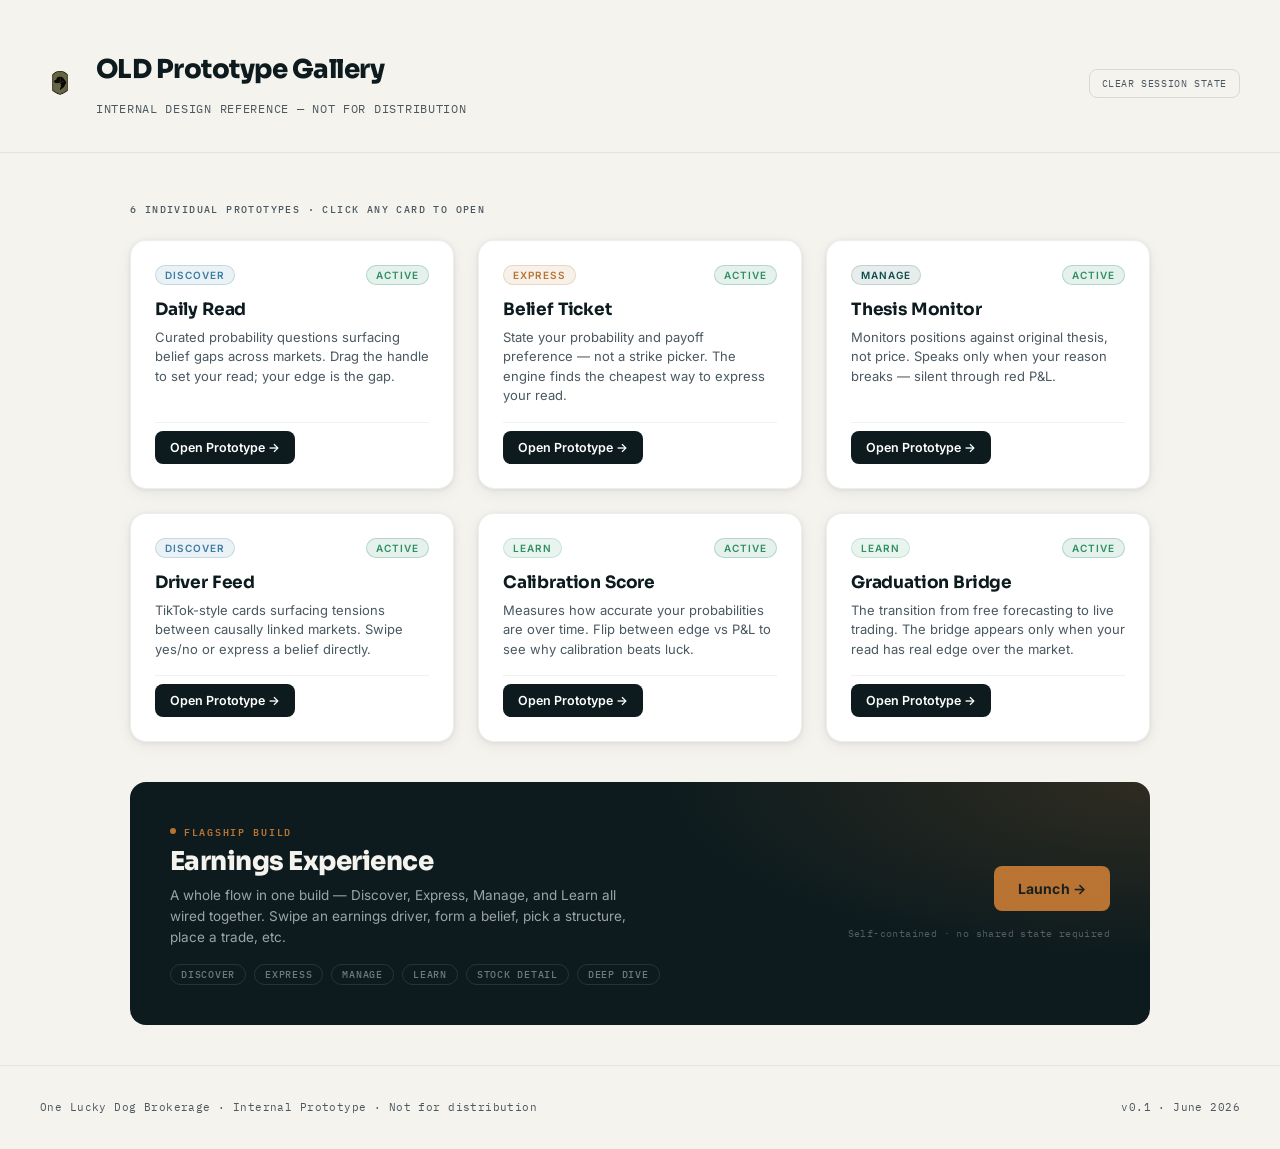
<file: index.html>
<!DOCTYPE html>
<html lang="en">
<head>
<meta charset="utf-8">
<meta name="viewport" content="width=device-width, initial-scale=1">
<title>OLD Prototype Gallery</title>
<link rel="stylesheet" href="shared.css">
<script src="shared.js"></script>
<style>
/* ---- Page shell ---- */
body {
  min-height: 100vh;
  display: flex;
  flex-direction: column;
}

/* ---- Header ---- */
.hub-header {
  padding: var(--space-xl) var(--space-xl) var(--space-lg);
  border-bottom: 1px solid rgba(13,27,30,0.08);
  display: flex;
  align-items: center;
  justify-content: space-between;
  gap: var(--space-lg);
}
.hub-header-brand {
  display: flex;
  align-items: center;
  gap: var(--space-md);
}
.hub-header-brand img {
  height: 40px;
  width: auto;
  display: block;
  /* invert for light background since the logo is dark */
  filter: invert(1) sepia(1) saturate(2) hue-rotate(5deg) brightness(0.4);
}
.hub-header-text h1 {
  font-family: var(--font-headline);
  font-weight: 800;
  font-size: 26px;
  color: var(--color-text-primary);
  letter-spacing: -.02em;
  line-height: 1;
}
.hub-header-text p {
  font-size: 12px;
  font-family: var(--font-mono);
  color: var(--color-text-secondary);
  letter-spacing: .06em;
  text-transform: uppercase;
  margin-top: 5px;
}
.hub-clear-btn {
  appearance: none;
  border: 1px solid rgba(13,27,30,0.12);
  background: transparent;
  cursor: pointer;
  font-family: var(--font-mono);
  font-size: 10px;
  color: var(--color-text-secondary);
  padding: 7px 12px;
  border-radius: var(--radius-md);
  letter-spacing: .06em;
  text-transform: uppercase;
  transition: background .15s, color .15s;
}
.hub-clear-btn:hover {
  background: rgba(13,27,30,0.05);
  color: var(--color-text-primary);
}

/* ---- Main content ---- */
.hub-main {
  flex: 1;
  padding: var(--space-xl);
  max-width: 1100px;
  width: 100%;
  margin: 0 auto;
}

/* ---- Section label ---- */
.hub-section-label {
  font-family: var(--font-mono);
  font-size: 10px;
  font-weight: 500;
  letter-spacing: .14em;
  text-transform: uppercase;
  color: var(--color-text-secondary);
  margin-bottom: var(--space-lg);
}

/* ---- State strip ---- */
.hub-state-strip {
  background: rgba(184,115,51,0.06);
  border: 1px solid rgba(184,115,51,0.2);
  border-radius: var(--radius-md);
  padding: var(--space-sm) var(--space-md);
  margin-bottom: var(--space-lg);
  display: flex;
  align-items: center;
  justify-content: space-between;
  gap: var(--space-md);
}
.hub-state-strip p {
  font-size: 12px;
  color: var(--color-text-secondary);
  line-height: 1.4;
}
.hub-state-strip p b {
  color: var(--color-accent);
  font-weight: 600;
}
.hub-state-strip.empty { display: none; }

/* ---- Footer ---- */
.hub-footer {
  padding: var(--space-lg) var(--space-xl);
  border-top: 1px solid rgba(13,27,30,0.07);
  display: flex;
  align-items: center;
  justify-content: space-between;
  gap: var(--space-md);
}
.hub-footer p {
  font-family: var(--font-mono);
  font-size: 10.5px;
  color: var(--color-text-secondary);
  letter-spacing: .04em;
}

/* ---- Flagship card ---- */
.hub-flagship {
  background: var(--color-kennel-black);
  border-radius: var(--radius-lg);
  padding: var(--space-xl);
  margin-bottom: var(--space-xl);
  display: flex;
  align-items: center;
  justify-content: space-between;
  gap: var(--space-xl);
  position: relative;
  overflow: hidden;
}
.hub-flagship::before {
  content: "";
  position: absolute;
  inset: 0;
  background: radial-gradient(80% 120% at 100% 0%, rgba(201,120,47,0.18) 0%, transparent 60%);
  pointer-events: none;
}
.hub-flagship-label {
  font-family: var(--font-mono);
  font-size: 9.5px;
  font-weight: 600;
  letter-spacing: .18em;
  text-transform: uppercase;
  color: var(--color-lucky-copper);
  margin-bottom: var(--space-sm);
  display: flex;
  align-items: center;
  gap: var(--space-sm);
}
.hub-flagship-label::before {
  content: "";
  display: inline-block;
  width: 6px;
  height: 6px;
  border-radius: 50%;
  background: var(--color-lucky-copper);
}
.hub-flagship-title {
  font-family: var(--font-headline);
  font-weight: 800;
  font-size: 26px;
  color: #F5F3EE;
  letter-spacing: -.02em;
  line-height: 1.1;
  margin-bottom: var(--space-sm);
}
.hub-flagship-desc {
  font-size: 13.5px;
  color: rgba(191,199,204,0.80);
  line-height: 1.55;
  max-width: 480px;
}
.hub-flagship-tags {
  display: flex;
  flex-wrap: wrap;
  gap: var(--space-sm);
  margin-top: var(--space-md);
}
.hub-flagship-tag {
  font-family: var(--font-mono);
  font-size: 9.5px;
  font-weight: 500;
  letter-spacing: .08em;
  text-transform: uppercase;
  color: rgba(191,199,204,0.55);
  border: 1px solid rgba(191,199,204,0.14);
  border-radius: var(--radius-pill);
  padding: 3px 10px;
}
.hub-flagship-cta {
  flex: 0 0 auto;
  display: flex;
  flex-direction: column;
  align-items: flex-end;
  gap: var(--space-md);
}
.hub-flagship-open {
  display: inline-flex;
  align-items: center;
  gap: 8px;
  appearance: none;
  border: none;
  cursor: pointer;
  font-family: var(--font-body);
  font-weight: 700;
  font-size: 14px;
  color: var(--color-kennel-black);
  background: var(--color-lucky-copper);
  padding: 14px 24px;
  border-radius: var(--radius-md);
  text-decoration: none;
  letter-spacing: .01em;
  transition: filter .15s;
  white-space: nowrap;
}
.hub-flagship-open:hover { filter: brightness(1.08); }
.hub-flagship-note {
  font-family: var(--font-mono);
  font-size: 10px;
  color: rgba(191,199,204,0.38);
  letter-spacing: .04em;
  text-align: right;
}
@media (max-width: 720px) {
  .hub-flagship { flex-direction: column; align-items: flex-start; }
  .hub-flagship-cta { align-items: flex-start; width: 100%; }
  .hub-flagship-open { width: 100%; justify-content: center; }
  .hub-flagship-note { text-align: left; }
}

/* ---- Responsive ---- */
@media (max-width: 720px) {
  .hub-header { padding: var(--space-lg); }
  .hub-main   { padding: var(--space-lg); }
  .hub-footer { padding: var(--space-md) var(--space-lg); flex-direction: column; align-items: flex-start; }
}
@media (max-width: 480px) {
  .hub-header { flex-direction: column; align-items: flex-start; }
  .hub-header-text h1 { font-size: 22px; }
}
</style>
</head>
<body>

<header class="hub-header">
  <div class="hub-header-brand">
    <img src="[data-uri]" alt="OLD logo">
    <div class="hub-header-text">
      <h1>OLD Prototype Gallery</h1>
      <p>Internal design reference &mdash; not for distribution</p>
    </div>
  </div>
  <button class="hub-clear-btn" id="clearState" title="Clear all session state">Clear session state</button>
</header>

<main class="hub-main">
  <div class="hub-state-strip" id="stateStrip">
    <p id="stateMsg"></p>
    <button class="hub-clear-btn" onclick="OLD.state.clearAll(); location.reload();" style="white-space:nowrap">Clear</button>
  </div>

  <p class="hub-section-label">6 individual prototypes &middot; click any card to open</p>

  <div class="hub-grid">

    <!-- Daily Read -->
    <div class="hub-card">
      <div class="hub-card-header">
        <span class="badge badge-discover">Discover</span>
        <span class="badge status-active">Active</span>
      </div>
      <div class="hub-card-title">Daily Read</div>
      <div class="hub-card-desc">Curated probability questions surfacing belief gaps across markets. Drag the handle to set your read; your edge is the gap.</div>
      <div class="hub-card-footer">
        <a href="protos/daily_read.html" class="hub-open-btn">Open Prototype &rarr;</a>
      </div>
    </div>

    <!-- Belief Ticket -->
    <div class="hub-card">
      <div class="hub-card-header">
        <span class="badge badge-express">Express</span>
        <span class="badge status-active">Active</span>
      </div>
      <div class="hub-card-title">Belief Ticket</div>
      <div class="hub-card-desc">State your probability and payoff preference &mdash; not a strike picker. The engine finds the cheapest way to express your read.</div>
      <div class="hub-card-footer">
        <a href="protos/belief_ticket.html" class="hub-open-btn">Open Prototype &rarr;</a>
      </div>
    </div>

    <!-- Thesis Monitor -->
    <div class="hub-card">
      <div class="hub-card-header">
        <span class="badge badge-manage">Manage</span>
        <span class="badge status-active">Active</span>
      </div>
      <div class="hub-card-title">Thesis Monitor</div>
      <div class="hub-card-desc">Monitors positions against original thesis, not price. Speaks only when your reason breaks &mdash; silent through red P&amp;L.</div>
      <div class="hub-card-footer">
        <a href="protos/thesis_monitor.html" class="hub-open-btn">Open Prototype &rarr;</a>
      </div>
    </div>

    <!-- Driver Feed -->
    <div class="hub-card">
      <div class="hub-card-header">
        <span class="badge badge-discover">Discover</span>
        <span class="badge status-active">Active</span>
      </div>
      <div class="hub-card-title">Driver Feed</div>
      <div class="hub-card-desc">TikTok-style cards surfacing tensions between causally linked markets. Swipe yes/no or express a belief directly.</div>
      <div class="hub-card-footer">
        <a href="protos/driver_feed.html" class="hub-open-btn">Open Prototype &rarr;</a>
      </div>
    </div>

    <!-- Calibration Score (honest_leaderboard) -->
    <div class="hub-card">
      <div class="hub-card-header">
        <span class="badge badge-learn">Learn</span>
        <span class="badge status-active">Active</span>
      </div>
      <div class="hub-card-title">Calibration Score</div>
      <div class="hub-card-desc">Measures how accurate your probabilities are over time. Flip between edge vs P&amp;L to see why calibration beats luck.</div>
      <div class="hub-card-footer">
        <a href="protos/honest_leaderboard.html" class="hub-open-btn">Open Prototype &rarr;</a>
      </div>
    </div>

    <!-- Graduation Bridge -->
    <div class="hub-card">
      <div class="hub-card-header">
        <span class="badge badge-learn">Learn</span>
        <span class="badge status-active">Active</span>
      </div>
      <div class="hub-card-title">Graduation Bridge</div>
      <div class="hub-card-desc">The transition from free forecasting to live trading. The bridge appears only when your read has real edge over the market.</div>
      <div class="hub-card-footer">
        <a href="protos/graduation_bridge.html" class="hub-open-btn">Open Prototype &rarr;</a>
      </div>
    </div>

  </div>

  <!-- Flagship -->
  <div class="hub-flagship" style="margin-top:var(--space-xl);margin-bottom:0">
    <div>
      <div class="hub-flagship-label">Flagship build</div>
      <div class="hub-flagship-title">Earnings Experience</div>
      <div class="hub-flagship-desc">A whole flow in one build &mdash; Discover, Express, Manage, and Learn all wired together. Swipe an earnings driver, form a belief, pick a structure, place a trade, etc.</div>
      <div class="hub-flagship-tags">
        <span class="hub-flagship-tag">Discover</span>
        <span class="hub-flagship-tag">Express</span>
        <span class="hub-flagship-tag">Manage</span>
        <span class="hub-flagship-tag">Learn</span>
        <span class="hub-flagship-tag">Stock detail</span>
        <span class="hub-flagship-tag">Deep dive</span>
      </div>
    </div>
    <div class="hub-flagship-cta">
      <a href="protos/earnings_view.html" class="hub-flagship-open">Launch &rarr;</a>
      <span class="hub-flagship-note">Self-contained &middot; no shared state required</span>
    </div>
  </div>

</main>

<footer class="hub-footer">
  <p>One Lucky Dog Brokerage &middot; Internal Prototype &middot; Not for distribution</p>
  <p>v0.1 &middot; June 2026</p>
</footer>

<script>
(function () {
  // Show active session state if any keys exist
  var strip = document.getElementById('stateStrip');
  var msg   = document.getElementById('stateMsg');
  var keys = [];
  try {
    keys = Object.keys(sessionStorage).filter(function (k) {
      return k.indexOf('OLD_state_') === 0;
    });
  } catch (e) {}

  if (keys.length > 0) {
    strip.classList.remove('empty');
    var labels = keys.map(function (k) {
      return '<b>' + k.replace('OLD_state_', '') + '</b>';
    });
    msg.innerHTML = 'Active session state: ' + labels.join(', ') + ' &mdash; carried across screens this tab.';
  } else {
    strip.classList.add('empty');
  }

  document.getElementById('clearState').addEventListener('click', function () {
    OLD.state.clearAll();
    location.reload();
  });
})();
</script>
</body>
</html>
</file>
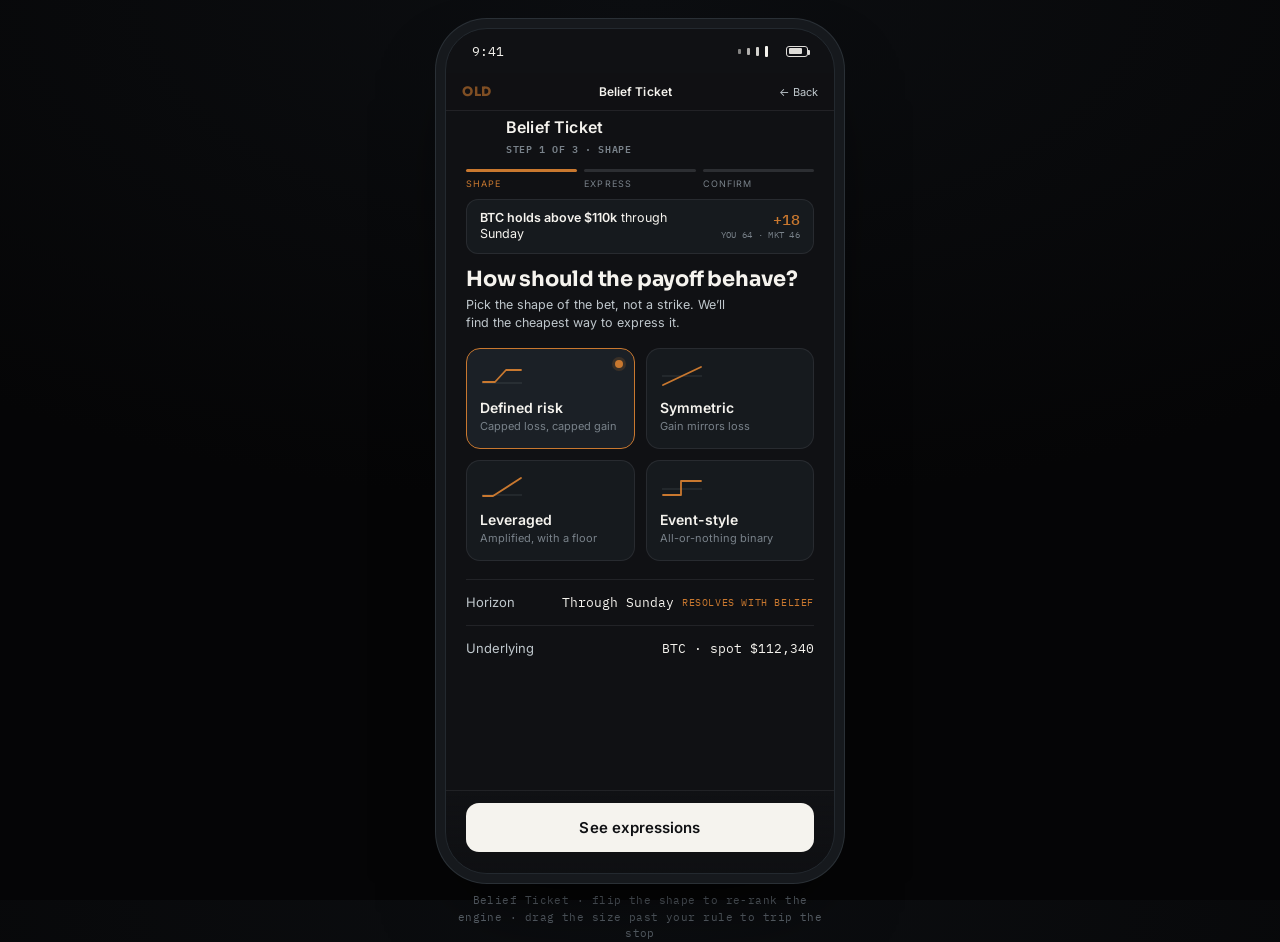
<file: protos/belief_ticket.html>
<!DOCTYPE html>
<html lang="en">
<head>
<meta charset="utf-8">
<meta name="viewport" content="width=device-width, initial-scale=1">
<title>Old Lucky Dog — Belief Ticket</title>
<link rel="stylesheet" href="../shared.css">
<script src="../shared.js"></script>
<style>
:root{
  --bg: var(--dark-bg);
  --surface: var(--dark-surface);
  --surface-2: var(--dark-surface-2);
  --text: var(--dark-text);
  --muted: var(--dark-muted);
  --faint: var(--dark-faint);
  --copper: var(--dark-copper);
  --copper-bright: var(--dark-copper-bright);
  --blue: var(--dark-blue);
  --green: var(--dark-green);
  --red: var(--dark-red);
  --line: var(--dark-line);
  --line-2: var(--dark-line-2);
  --sora: var(--font-headline);
  --inter: var(--font-body);
  --mono: var(--font-mono);
}
*{box-sizing:border-box;margin:0;padding:0}
html,body{height:100%}
body{font-family:var(--inter);
  background:radial-gradient(120% 80% at 50% 0%, #0c0e11 0%, #050506 70%);
  color:var(--text); -webkit-font-smoothing:antialiased;
  display:flex; align-items:flex-start; justify-content:center; min-height:100vh; padding:28px 16px;}
.stage{display:flex; flex-direction:column; align-items:center; gap:18px}
.phone{width:390px; max-width:100%; height:min(860px,94vh); background:var(--bg);
  border-radius:42px; border:1px solid #23292f;
  box-shadow:0 0 0 9px #16191d,0 0 0 10px #2a3036,0 40px 90px -30px rgba(0,0,0,0.9);
  position:relative; overflow:hidden; display:flex; flex-direction:column;}
.statusbar{flex:0 0 auto; height:44px; display:flex; align-items:center; justify-content:space-between;
  padding:0 26px; font-family:var(--mono); font-size:13px; color:var(--text);}
.statusbar .glyphs{display:flex; align-items:center; gap:6px}
.statusbar .bar{width:3px;border-radius:1px;background:var(--text)}
.statusbar .bar.b1{height:5px;opacity:.5}.statusbar .bar.b2{height:7px;opacity:.7}.statusbar .bar.b3{height:9px;opacity:.85}.statusbar .bar.b4{height:11px}
.statusbar .batt{width:22px;height:11px;border:1px solid var(--text);border-radius:3px;position:relative;opacity:.9}
.statusbar .batt::after{content:"";position:absolute;right:-3px;top:3px;width:2px;height:5px;background:var(--text);border-radius:0 1px 1px 0}
.statusbar .batt::before{content:"";position:absolute;left:1.5px;top:1.5px;bottom:1.5px;width:13px;background:var(--text);border-radius:1px}

.eyebrow{font-weight:600; font-size:10.5px; letter-spacing:.16em; text-transform:uppercase; color:var(--copper)}
.mono{font-family:var(--mono)}

/* header / progress */
.tophead{flex:0 0 auto; padding:6px 20px 10px}
.thbar{display:flex; align-items:center; gap:12px; margin-bottom:12px}
.back{appearance:none;background:none;border:none;color:var(--muted);cursor:pointer;width:28px;height:28px;display:flex;align-items:center;justify-content:center;border-radius:8px}
.back:hover{background:rgba(255,255,255,.04)}
.back svg{width:18px;height:18px;stroke:currentColor;fill:none;stroke-width:2;stroke-linecap:round;stroke-linejoin:round}
.thtitle{font-weight:600;font-size:16px;letter-spacing:.01em}
.thtitle small{display:block;font-family:var(--mono);font-size:10px;color:var(--faint);letter-spacing:.06em;text-transform:uppercase;margin-top:2px}
.steps{display:flex; gap:7px}
.seg{flex:1; display:flex; flex-direction:column; gap:6px}
.seg .barline{height:3px;border-radius:3px;background:var(--line-2)}
.seg.done .barline,.seg.active .barline{background:var(--copper)}
.seg .lab{font-size:9px;letter-spacing:.12em;text-transform:uppercase;color:var(--faint)}
.seg.active .lab{color:var(--copper)} .seg.done .lab{color:var(--muted)}

/* belief recap chip */
.recap{margin:0 20px; display:flex; align-items:center; gap:10px; background:var(--surface);
  border:1px solid var(--line); border-radius:12px; padding:10px 13px}
.recap .rq{font-size:12.5px;color:var(--text);line-height:1.3;flex:1}
.recap .rq b{font-weight:600}
.recap .rnums{display:flex;flex-direction:column;align-items:flex-end;gap:2px;flex:0 0 auto}
.recap .rg{font-family:var(--mono);font-size:15px;color:var(--copper);font-weight:500;line-height:1}
.recap .rsub{font-family:var(--mono);font-size:9px;color:var(--faint);letter-spacing:.03em}

/* scroll body */
.screen{flex:1 1 auto; overflow-y:auto; overflow-x:hidden; padding:14px 20px 14px; position:relative}
.screen::-webkit-scrollbar{width:0}
.step{display:none} .step.show{display:block}

.qhead{font-family:var(--sora);font-weight:700;font-size:21px;letter-spacing:-.01em;line-height:1.12;margin-bottom:5px}
.qsub{font-size:12.5px;color:var(--muted);line-height:1.45;margin-bottom:16px;max-width:33ch}

/* shape tiles */
.tiles{display:grid;grid-template-columns:1fr 1fr;gap:11px;margin-bottom:18px}
.tile{background:var(--surface);border:1px solid var(--line);border-radius:14px;padding:14px 13px;cursor:pointer;transition:border-color .15s ease,background .15s ease;position:relative}
.tile:hover{border-color:var(--line-2)}
.tile.sel{border-color:var(--copper);background:var(--surface-2)}
.tile.sel::after{content:"";position:absolute;top:11px;right:11px;width:8px;height:8px;border-radius:50%;background:var(--copper);box-shadow:0 0 0 3px rgba(201,120,47,.18)}
.tile .glyph{height:26px;margin-bottom:10px}
.tile .glyph svg{height:26px;width:44px;overflow:visible}
.tile .tname{font-weight:600;font-size:14px;margin-bottom:3px}
.tile .tdesc{font-size:11px;color:var(--faint);line-height:1.35}

.fieldrow{display:flex;align-items:center;justify-content:space-between;padding:14px 0;border-top:1px solid var(--line)}
.fieldrow .fl{font-size:13px;color:var(--muted)}
.fieldrow .fv{font-family:var(--mono);font-size:13px;color:var(--text);display:inline-flex;align-items:center;gap:8px}
.fieldrow .fv .edit{font-size:10px;color:var(--copper);letter-spacing:.06em;text-transform:uppercase;cursor:pointer}

/* shape switch pills (engine) */
.switch{display:flex;gap:6px;background:var(--surface);border:1px solid var(--line);border-radius:11px;padding:4px;margin-bottom:14px}
.switch button{flex:1;appearance:none;border:none;background:none;cursor:pointer;font-family:var(--inter);font-size:11px;font-weight:500;color:var(--muted);padding:8px 4px;border-radius:8px;letter-spacing:.01em;transition:background .15s,color .15s}
.switch button.on{background:var(--surface-2);color:var(--copper)}

/* budget slider */
.bwrap{background:var(--surface);border:1px solid var(--line);border-radius:13px;padding:13px 14px 15px;margin-bottom:16px}
.bwrap .bhead{display:flex;align-items:center;justify-content:space-between;margin-bottom:14px}
.bwrap .bhead .blab{font-size:11px;letter-spacing:.04em;color:var(--muted)}
.bwrap .bhead .bval{font-family:var(--mono);font-weight:500;font-size:19px;color:var(--text)}
.bwrap .bhead .bval .bpct{font-size:11px;color:var(--faint);margin-left:5px}
.bslider{position:relative;height:22px;touch-action:none}
.bs-track{position:absolute;top:50%;left:0;right:0;height:3px;transform:translateY(-50%);background:var(--line-2);border-radius:3px}
.bs-fill{position:absolute;top:50%;left:0;height:3px;transform:translateY(-50%);background:var(--copper);border-radius:3px;opacity:.5}
.bs-rule{position:absolute;top:50%;width:0;height:18px;transform:translate(-50%,-50%);border-left:1.5px dashed var(--copper)}
.bs-rule span{position:absolute;top:-17px;left:50%;transform:translateX(-50%);font-family:var(--mono);font-size:8px;letter-spacing:.06em;color:var(--copper);white-space:nowrap;text-transform:uppercase;opacity:.9}
.bs-handle{position:absolute;top:50%;width:20px;height:20px;transform:translate(-50%,-50%);background:var(--copper);border:2.5px solid var(--bg);border-radius:50%;cursor:grab;box-shadow:0 0 0 1px var(--copper),0 4px 10px -2px rgba(0,0,0,.6);transition:box-shadow .12s}
.bs-handle.drag{box-shadow:0 0 0 1px var(--copper-bright),0 0 0 8px rgba(201,120,47,.14)}
.bs-handle.over{background:var(--red);box-shadow:0 0 0 1px var(--red),0 0 0 8px rgba(217,104,93,.16)}
.bnote{font-size:10.5px;color:var(--faint);margin-top:12px;line-height:1.4}

/* engine */
.enghead{margin-bottom:4px}
.engcap{font-size:11px;color:var(--faint);line-height:1.45;margin-bottom:14px}
.engcap b{color:var(--muted);font-weight:500}
.exp{background:var(--surface);border:1px solid var(--line);border-radius:14px;padding:13px 14px;margin-bottom:11px;cursor:pointer;transition:border-color .15s,background .15s;position:relative}
.exp:hover{border-color:var(--line-2)}
.exp.sel{border-color:var(--copper);background:var(--surface-2)}
.exp.ref{border-top:2px solid var(--copper)}
.exp.dim{opacity:.72}
.exp-top{display:flex;align-items:flex-start;justify-content:space-between;gap:10px;margin-bottom:9px}
.badges{display:flex;gap:6px;flex-wrap:wrap}
.bdg{font-size:8.5px;letter-spacing:.1em;text-transform:uppercase;padding:3px 7px;border-radius:999px;font-weight:600}
.bdg.ref{color:var(--copper);border:1px solid rgba(201,120,47,.45)}
.bdg.fit{color:var(--bg);background:var(--copper)}
.bdg.new{color:var(--blue);border:1px solid rgba(99,164,209,.4)}
.exp .pglyph{flex:0 0 auto}
.exp .pglyph svg{height:24px;width:42px;overflow:visible}
.exp .ename{font-weight:600;font-size:15px;margin-bottom:2px;display:flex;align-items:center;gap:8px}
.exp .sel-dot{width:15px;height:15px;border-radius:50%;border:1.5px solid var(--line-2);flex:0 0 auto;position:relative}
.exp.sel .sel-dot{border-color:var(--copper)}
.exp.sel .sel-dot::after{content:"";position:absolute;inset:3px;border-radius:50%;background:var(--copper)}
.exp .edetail{font-family:var(--mono);font-size:10.5px;color:var(--faint);letter-spacing:.03em;margin-bottom:11px}
.stats{display:flex;gap:0;border-top:1px solid var(--line);padding-top:10px}
.stat{flex:1;display:flex;flex-direction:column;gap:3px}
.stat .sk{font-size:8.5px;letter-spacing:.08em;text-transform:uppercase;color:var(--faint)}
.stat .sv{font-family:var(--mono);font-size:14px;font-weight:500}
.stat .sv.be{color:var(--blue)} .stat .sv.edge{color:var(--copper)} .stat .sv.loss{color:var(--text)}
.eflags{display:flex;flex-wrap:wrap;gap:6px;margin-top:10px}
.eflag{font-size:10px;color:var(--muted);display:inline-flex;align-items:center;gap:5px}
.eflag .fd{width:5px;height:5px;border-radius:50%;background:var(--faint)}
.eflag.shape .fd{background:var(--copper)}
.enote{font-family:var(--mono);font-size:9.5px;color:var(--faint);margin-top:9px;letter-spacing:.02em}

/* conscience */
.csum{background:var(--surface);border:1px solid var(--line);border-radius:14px;padding:14px;margin-bottom:16px;display:flex;align-items:center;gap:13px}
.csum .pglyph svg{height:26px;width:46px;overflow:visible}
.csum .cinfo{flex:1}
.csum .cn{font-weight:600;font-size:15px;margin-bottom:2px}
.csum .cd{font-family:var(--mono);font-size:10.5px;color:var(--faint)}
.csum .cl{font-family:var(--mono);font-size:13px;color:var(--text);text-align:right}
.csum .cl small{display:block;font-size:8.5px;color:var(--faint);letter-spacing:.08em;text-transform:uppercase}

.conscience{background:var(--surface-2);border:1px solid var(--line);border-left:2px solid var(--copper);border-radius:12px;padding:15px 15px 4px;margin-bottom:16px}
.cline{font-family:var(--sora);font-weight:600;font-size:16px;line-height:1.3;margin-bottom:14px;letter-spacing:-.005em}
.cline b{color:var(--copper)}
.cblock{margin-bottom:14px}
.cblock .ce{margin-bottom:5px}
.cblock p{font-size:12px;color:var(--muted);line-height:1.5}
.cblock p b{color:var(--text);font-weight:600}

/* size enforcement */
.sizebox{background:var(--surface);border:1px solid var(--line);border-radius:13px;padding:14px;margin-bottom:8px}
.sizebox.breach{border-color:rgba(217,104,93,.5);background:rgba(217,104,93,.05)}
.szstat{display:flex;align-items:center;gap:9px;margin-top:13px;font-size:12px;line-height:1.4}
.szstat .ico{flex:0 0 auto;width:18px;height:18px;border-radius:50%;display:flex;align-items:center;justify-content:center;font-size:11px}
.szstat.ok .ico{border:1.5px solid var(--copper);color:var(--copper)}
.szstat.bad .ico{background:var(--red);color:var(--bg);font-weight:700}
.szstat .sztext{color:var(--muted)} .szstat .sztext b{color:var(--text);font-weight:600}
.szstat.bad .sztext b{color:var(--red)}
.fixrow{display:flex;gap:9px;margin-top:13px}
.fixrow button{appearance:none;border:none;cursor:pointer;font-family:var(--inter);font-weight:600;font-size:12px;padding:10px 13px;border-radius:9px}
.fix-resize{background:var(--text);color:var(--bg);flex:1}
.fix-override{background:none;border:1px solid var(--line-2)!important;color:var(--muted)}

/* footer action */
.footer{flex:0 0 auto;padding:12px 20px calc(12px + env(safe-area-inset-bottom,8px));border-top:1px solid var(--line);background:linear-gradient(180deg,rgba(22,26,30,0),rgba(13,14,17,.5))}
.act{width:100%;appearance:none;border:none;cursor:pointer;font-family:var(--inter);font-weight:600;font-size:15px;color:var(--bg);background:var(--text);border-radius:13px;padding:15px;letter-spacing:.005em;transition:transform .08s,filter .12s,opacity .12s}
.act:hover{filter:brightness(.93)} .act:active{transform:scale(.99)}
.act:disabled{opacity:.4;cursor:not-allowed}
.act.placed{background:var(--green);color:var(--bg)}
.fhint{text-align:center;font-size:10.5px;color:var(--faint);margin-top:9px;line-height:1.4}

.toast{position:absolute;left:50%;bottom:20px;transform:translate(-50%,14px);opacity:0;pointer-events:none;background:var(--text);color:var(--bg);font-weight:600;font-size:12.5px;padding:12px 16px;border-radius:11px;box-shadow:0 12px 30px -8px rgba(0,0,0,.7);transition:opacity .25s,transform .25s;max-width:300px;line-height:1.35;z-index:9}
.toast.show{opacity:1;transform:translate(-50%,0)}
.toast .arr{color:var(--copper)}
.caption{font-family:var(--mono);font-size:11px;color:#5b636b;letter-spacing:.04em;text-align:center;max-width:380px;line-height:1.5}
@media (prefers-reduced-motion: reduce){*{animation:none!important;transition:none!important}}
@media (max-width:430px){body{padding:0}.phone{border-radius:0;height:100vh;border:none;box-shadow:none}.caption{display:none}}
</style>
</head>
<body>
<div class="stage">
  <div class="phone">
    <div class="statusbar"><span>9:41</span>
      <span class="glyphs"><span class="bar b1"></span><span class="bar b2"></span><span class="bar b3"></span><span class="bar b4"></span><span style="width:6px"></span><span class="batt"></span></span>
    </div>
    <nav class="old-topnav">
      <a href="../index.html" class="old-topnav-logo" style="font-family:var(--font-headline);font-weight:800;font-size:13px;color:var(--dark-copper);text-decoration:none;letter-spacing:.04em">OLD</a>
      <span class="old-topnav-title">Belief Ticket</span>
      <button class="old-topnav-back" onclick="OLD.nav.back()">&#8592; Back</button>
    </nav>

    <div class="tophead">
      <div class="thbar">
        <button class="back" id="back"><svg viewBox="0 0 24 24"><path d="M15 18l-6-6 6-6"/></svg></button>
        <div class="thtitle">Belief Ticket<small id="stepname">Step 1 of 3 · Shape</small></div>
      </div>
      <div class="steps">
        <div class="seg active" data-s="1"><div class="barline"></div><div class="lab">Shape</div></div>
        <div class="seg" data-s="2"><div class="barline"></div><div class="lab">Express</div></div>
        <div class="seg" data-s="3"><div class="barline"></div><div class="lab">Confirm</div></div>
      </div>
    </div>

    <div class="recap">
      <div class="rq"><b>BTC holds above $110k</b> through Sunday</div>
      <div class="rnums"><span class="rg">+18</span><span class="rsub">YOU 64 · MKT 46</span></div>
    </div>

    <div class="screen">

      <!-- STEP 1: SHAPE -->
      <div class="step show" id="step1">
        <div class="qhead">How should the payoff behave?</div>
        <div class="qsub">Pick the shape of the bet, not a strike. We&rsquo;ll find the cheapest way to express it.</div>
        <div class="tiles" id="tiles"></div>
        <div class="fieldrow"><span class="fl">Horizon</span><span class="fv">Through Sunday <span class="edit">resolves with belief</span></span></div>
        <div class="fieldrow"><span class="fl">Underlying</span><span class="fv">BTC &middot; spot $112,340</span></div>
      </div>

      <!-- STEP 2: EXPRESS -->
      <div class="step" id="step2">
        <div class="switch" id="switch"></div>
        <div class="bwrap">
          <div class="bhead"><span class="blab">Risk budget</span><span class="bval"><span id="bval2">$600</span><span class="bpct" id="bpct2">1.3% of account</span></span></div>
          <div class="bslider" id="slider2" data-min="100" data-max="3000">
            <div class="bs-track"><div class="bs-fill"></div><div class="bs-rule"><span>Your rule</span></div><div class="bs-handle"><span></span></div></div>
          </div>
          <div class="bnote">Sized from your <b style="color:var(--muted)">64%</b> applied over the market&rsquo;s curve &mdash; your one number tilts the distribution, the rest is left to the market.</div>
        </div>
        <div class="enghead"><span class="eyebrow">Same belief, four ways</span></div>
        <div class="engcap">Each priced in one unit &mdash; the <b>implied probability you&rsquo;re paying for</b>. Your read is 64%; the gap to each break-even is your edge.</div>
        <div id="explist"></div>
      </div>

      <!-- STEP 3: CONFIRM -->
      <div class="step" id="step3">
        <div class="csum" id="csum"></div>
        <div class="conscience">
          <div class="cline" id="cline"></div>
          <div class="cblock">
            <div class="ce eyebrow">Your exit is a reason, not a price</div>
            <p>If BTC <b>closes back below $110k</b>, your thesis is gone &mdash; that&rsquo;s the signal to leave, not a number on the P&amp;L. Your Thesis Monitor will watch that line, not the ticks.</p>
          </div>
          <div class="cblock">
            <div class="ce eyebrow">First crypto expression</div>
            <p>You&rsquo;ve earned the <b>read</b>; you haven&rsquo;t traded the <b>instrument</b>. Start at the size that lets you learn it &mdash; not the size that proves a point.</p>
          </div>
        </div>

        <div class="sizebox" id="sizebox">
          <div class="bhead" style="display:flex;align-items:center;justify-content:space-between;margin-bottom:14px">
            <span class="blab" style="font-size:11px;color:var(--muted)">Size this position</span>
            <span class="bval" style="font-family:var(--mono);font-weight:500;font-size:19px"><span id="bval3">$580</span><span class="bpct" id="bpct3" style="font-size:11px;color:var(--faint);margin-left:5px">1.3%</span></span>
          </div>
          <div class="bslider" id="slider3" data-min="100" data-max="3000">
            <div class="bs-track"><div class="bs-fill"></div><div class="bs-rule"><span>Your rule</span></div><div class="bs-handle"><span></span></div></div>
          </div>
          <div id="szstatus"></div>
        </div>
      </div>

      <div class="toast" id="toast"></div>
    </div>

    <div class="footer">
      <button class="act" id="act">Continue</button>
      <div class="fhint" id="fhint"></div>
    </div>
  </div>
  <div class="caption" id="cap">Belief Ticket &middot; flip the shape to re-rank the engine &middot; drag the size past your rule to trip the stop</div>
</div>

<script>
(function(){
  var ACCOUNT=45000, RULE_PCT=1.5, RULE=Math.round(ACCOUNT*RULE_PCT/100); // 675
  var BELIEF=64;

  // payoff glyphs
  var G={
    defined:'<svg viewBox="0 0 44 26"><line x1="2" y1="20" x2="42" y2="20" stroke="rgba(191,199,204,.16)" stroke-width="1"/><polyline points="3,19 15,19 26,7 41,7" fill="none" stroke="var(--copper)" stroke-width="1.8" stroke-linecap="round" stroke-linejoin="round"/></svg>',
    symmetric:'<svg viewBox="0 0 44 26"><line x1="2" y1="13" x2="42" y2="13" stroke="rgba(191,199,204,.16)" stroke-width="1"/><polyline points="3,22 41,4" fill="none" stroke="var(--copper)" stroke-width="1.8" stroke-linecap="round"/></svg>',
    leveraged:'<svg viewBox="0 0 44 26"><line x1="2" y1="20" x2="42" y2="20" stroke="rgba(191,199,204,.16)" stroke-width="1"/><polyline points="3,21 13,21 41,3" fill="none" stroke="var(--copper)" stroke-width="1.8" stroke-linecap="round" stroke-linejoin="round"/></svg>',
    event:'<svg viewBox="0 0 44 26"><line x1="2" y1="14" x2="42" y2="14" stroke="rgba(191,199,204,.16)" stroke-width="1"/><polyline points="3,20 21,20 21,6 41,6" fill="none" stroke="var(--copper)" stroke-width="1.8" stroke-linecap="round" stroke-linejoin="round"/></svg>'
  };

  var SHAPES=[
    {id:'defined',name:'Defined risk',desc:'Capped loss, capped gain',glyph:G.defined,native:'spread'},
    {id:'symmetric',name:'Symmetric',desc:'Gain mirrors loss',glyph:G.symmetric,native:'spot'},
    {id:'leveraged',name:'Leveraged',desc:'Amplified, with a floor',glyph:G.leveraged,native:'perp'},
    {id:'event',name:'Event-style',desc:'All-or-nothing binary',glyph:G.event,native:'event'}
  ];

  var EXP={
    event:{id:'event',name:'Event contract',detail:'BTC \u2265 $110k \u00b7 settles Sunday',be:46,glyph:G.event,
      loss:function(b){return b;}, lossNote:'all premium',
      note:'46\u00a2 = 46% \u2014 the market\u2019s probability, exactly.', flags:[]},
    spread:{id:'spread',name:'Call spread',detail:'BTC $110k \u2013 $116k \u00b7 Sunday',be:54,glyph:G.defined,
      loss:function(b){return Math.round(b*0.97);}, lossNote:'net debit',
      note:'', flags:[]},
    perp:{id:'perp',name:'Perp + hard stop',detail:'BTC perp \u00b7 3\u00d7 \u00b7 stop $108k',be:49,glyph:G.leveraged,
      loss:function(b){return Math.round(b*0.9);}, lossNote:'at stop, pre-slip',
      note:'', flags:['Funding cost accrues','Stop can slip on a gap'], isNew:true},
    spot:{id:'spot',name:'Spot BTC',detail:'Buy & hold through Sunday',be:50,glyph:G.symmetric,
      loss:function(b){return null;}, lossNote:'',
      note:'', flags:['No downside cap','Ties up full capital']}
  };
  var nativeFor={defined:'spread',symmetric:'spot',leveraged:'perp',event:'event'};

  var state={step:1, shape:'defined', budget:600, selected:'spread', userPicked:false, overridden:false, placed:false};
  function money(v){return '$'+Math.round(v).toLocaleString();}
  function pct(v){return (v/ACCOUNT*100);}

  // ---------- step 1 tiles ----------
  var tiles=document.getElementById('tiles');
  function renderTiles(){
    tiles.innerHTML=SHAPES.map(function(s){
      return '<div class="tile '+(state.shape===s.id?'sel':'')+'" data-id="'+s.id+'">'+
        '<div class="glyph">'+s.glyph+'</div><div class="tname">'+s.name+'</div><div class="tdesc">'+s.desc+'</div></div>';
    }).join('');
    tiles.querySelectorAll('.tile').forEach(function(t){t.onclick=function(){setShape(t.dataset.id);renderTiles();};});
  }

  // ---------- step 2 switch ----------
  var sw=document.getElementById('switch');
  function renderSwitch(){
    sw.innerHTML=SHAPES.map(function(s){return '<button data-id="'+s.id+'" class="'+(state.shape===s.id?'on':'')+'">'+s.name.split(' ')[0]+'</button>';}).join('');
    sw.querySelectorAll('button').forEach(function(b){b.onclick=function(){setShape(b.dataset.id);};});
  }
  function setShape(id){
    state.shape=id; state.userPicked=false; state.selected=nativeFor[id];
    renderSwitch(); renderEngine(); renderTiles(); renderConscience(); updateFooter();
  }

  // ---------- step 2 engine ----------
  var explist=document.getElementById('explist');
  function orderedIds(){
    var best=nativeFor[state.shape];
    if(best==='event') return ['event','spread','perp','spot'];
    var rest=['spread','perp','spot'].filter(function(x){return x!==best;});
    return ['event',best].concat(rest);
  }
  function renderEngine(){
    var ids=orderedIds(), best=nativeFor[state.shape];
    var shapeName={defined:'capped',symmetric:'symmetric',leveraged:'leveraged',event:'all-or-nothing'}[state.shape];
    explist.innerHTML=ids.map(function(id){
      var e=EXP[id], edge=BELIEF-e.be, isSel=state.selected===id;
      var badges='';
      if(id==='event'){badges+='<span class="bdg ref">Reference</span>'; if(state.shape==='event')badges+='<span class="bdg fit">Best fit</span>';}
      if(id===best && id!=='event')badges+='<span class="bdg fit">Best fit</span>';
      if(e.isNew)badges+='<span class="bdg new">New instrument</span>';
      var loss=e.loss(state.budget);
      var lossStr = loss===null ? 'Uncapped' : money(loss);
      var dim = (id!=='event' && id!==best) ? 'dim':'';
      // shape-fit flag
      var flags=e.flags.slice();
      var shapeFlag='';
      if(id==='event' && state.shape!=='event') shapeFlag='Pure read, but all-or-nothing \u2014 not the '+shapeName+' shape you chose';
      else if(id==='spot' && state.shape!=='symmetric') shapeFlag='Doesn\u2019t match your '+shapeName+' shape';
      else if(id==='perp' && state.shape!=='leveraged') shapeFlag='Leveraged \u2014 heavier than the '+shapeName+' shape you chose';
      var flagsHtml='';
      if(shapeFlag) flagsHtml+='<span class="eflag shape"><span class="fd"></span>'+shapeFlag+'</span>';
      flags.forEach(function(f){flagsHtml+='<span class="eflag"><span class="fd"></span>'+f+'</span>';});

      return '<div class="exp '+(id==='event'?'ref ':'')+(isSel?'sel ':'')+dim+'" data-id="'+id+'">'+
        '<div class="exp-top"><div class="badges">'+badges+'</div><div class="pglyph">'+e.glyph+'</div></div>'+
        '<div class="ename"><span class="sel-dot"></span>'+e.name+'</div>'+
        '<div class="edetail">'+e.detail+'</div>'+
        '<div class="stats">'+
          '<div class="stat"><span class="sk">Break-even</span><span class="sv be">'+e.be+'%</span></div>'+
          '<div class="stat"><span class="sk">Your edge</span><span class="sv edge">+'+edge+'</span></div>'+
          '<div class="stat"><span class="sk">Max loss</span><span class="sv loss">'+lossStr+'</span></div>'+
        '</div>'+
        (flagsHtml?'<div class="eflags">'+flagsHtml+'</div>':'')+
        (e.note?'<div class="enote">'+e.note+'</div>':'')+
      '</div>';
    }).join('');
    explist.querySelectorAll('.exp').forEach(function(x){x.onclick=function(){state.selected=x.dataset.id;state.userPicked=true;renderEngine();renderConscience();updateFooter();};});
  }

  // ---------- budget sliders ----------
  function pctPos(el,v){var mn=+el.dataset.min,mx=+el.dataset.max;return (v-mn)/(mx-mn)*100;}
  function initSlider(el){
    var mn=+el.dataset.min,mx=+el.dataset.max;
    var handle=el.querySelector('.bs-handle');
    var rule=el.querySelector('.bs-rule');
    rule.style.left=pctPos(el,RULE)+'%';
    function paint(){
      var p=pctPos(el,state.budget);
      handle.style.left=p+'%'; el.querySelector('.bs-fill').style.width=p+'%';
      handle.classList.toggle('over', state.budget>RULE);
    }
    el._paint=paint; paint();
    var drag=false;
    function fromX(x){var r=el.getBoundingClientRect();var v=mn+(x-r.left)/r.width*(mx-mn);v=Math.max(mn,Math.min(mx,Math.round(v/10)*10));setBudget(v);}
    handle.addEventListener('pointerdown',function(e){drag=true;handle.classList.add('drag');handle.setPointerCapture(e.pointerId);e.preventDefault();});
    handle.addEventListener('pointermove',function(e){if(drag)fromX(e.clientX);});
    handle.addEventListener('pointerup',function(){drag=false;handle.classList.remove('drag');});
    el.addEventListener('pointerdown',function(e){if(e.target===handle||handle.contains(e.target))return;fromX(e.clientX);});
  }
  var sliders=[document.getElementById('slider2'),document.getElementById('slider3')];

  function setBudget(v){
    state.budget=v; if(v<=RULE)state.overridden=false;
    sliders.forEach(function(s){if(s._paint)s._paint();});
    document.getElementById('bval2').textContent=money(v);
    document.getElementById('bpct2').textContent=pct(v).toFixed(1)+'% of account';
    renderEngine();
    renderConscience();
  }

  // ---------- step 3 conscience ----------
  function renderConscience(){
    var e=EXP[state.selected];
    var loss=e.loss(state.budget); var lossN = loss===null?state.budget:loss;
    var lossStr = loss===null?money(state.budget)+' (uncapped)':money(loss);
    document.getElementById('csum').innerHTML=
      '<div class="pglyph">'+e.glyph+'</div>'+
      '<div class="cinfo"><div class="cn">'+e.name+'</div><div class="cd">'+e.detail+'</div></div>'+
      '<div class="cl">'+lossStr.split(' ')[0]+'<small>max loss</small></div>';
    document.getElementById('cline').innerHTML='You believe <b>64%</b>. The market says 46%. You&rsquo;re risking '+money(lossN)+'.';
    document.getElementById('bval3').textContent=money(state.budget);
    document.getElementById('bpct3').textContent=pct(state.budget).toFixed(1)+'%';

    var breach=state.budget>RULE;
    var box=document.getElementById('sizebox'); box.classList.toggle('breach',breach);
    var st=document.getElementById('szstatus');
    if(!breach){
      st.innerHTML='<div class="szstat ok"><span class="ico">\u2713</span><span class="sztext">Risking <b>'+money(state.budget)+'</b> \u00b7 '+pct(state.budget).toFixed(1)+'% \u2014 inside your <b>1.5%-per-idea</b> rule.</span></div>';
    } else {
      st.innerHTML='<div class="szstat bad"><span class="ico">!</span><span class="sztext"><b>'+money(state.budget)+' is '+pct(state.budget).toFixed(1)+'%</b> on a 3-day single-catalyst bet. Your rule is 1.5% ('+money(RULE)+').</span></div>'+
        '<div class="fixrow"><button class="fix-resize" id="resize">Resize to '+money(RULE)+'</button><button class="fix-override" id="override">'+(state.overridden?'Override logged':'Override anyway')+'</button></div>';
      var rz=document.getElementById('resize'); if(rz)rz.onclick=function(){setBudget(RULE);};
      var ov=document.getElementById('override'); if(ov)ov.onclick=function(){state.overridden=true;renderConscience();};
    }
    updateFooter();
  }

  // ---------- step nav + footer ----------
  var seg=document.querySelectorAll('.seg'), back=document.getElementById('back');
  var act=document.getElementById('act'), fhint=document.getElementById('fhint'), stepname=document.getElementById('stepname');
  var stepEls={1:document.getElementById('step1'),2:document.getElementById('step2'),3:document.getElementById('step3')};
  var screen=document.querySelector('.screen');
  function showStep(n){
    state.step=n;
    for(var k in stepEls){stepEls[k].classList.toggle('show',+k===n);}
    seg.forEach(function(s){var sn=+s.dataset.s;s.classList.toggle('active',sn===n);s.classList.toggle('done',sn<n);});
    stepname.textContent='Step '+n+' of 3 \u00b7 '+({1:'Shape',2:'Express',3:'Confirm'})[n];
    back.style.visibility=n===1?'hidden':'visible';
    screen.scrollTop=0;
    if(n===3)renderConscience();
    updateFooter();
  }
  function updateFooter(){
    if(state.placed)return;
    if(state.step===1){act.textContent='See expressions';act.disabled=false;fhint.textContent='';act.classList.remove('placed');}
    else if(state.step===2){var e=EXP[state.selected];act.textContent='Review '+e.name.toLowerCase();act.disabled=false;fhint.textContent='';}
    else {
      var breach=state.budget>RULE;
      if(breach && !state.overridden){act.textContent='Place \u2014 above your rule';act.disabled=true;fhint.textContent='Resize or override to place.';}
      else {act.textContent='Place the '+EXP[state.selected].name.toLowerCase();act.disabled=false;fhint.textContent=state.overridden?'Override logged \u2014 placing above your rule.':'You can cancel any time before Sunday\u2019s settle.';}
    }
  }
  back.onclick=function(){if(state.step>1)showStep(state.step-1);};
  act.onclick=function(){
    if(state.placed)return;
    if(state.step<3){showStep(state.step+1);return;}
    // place
    state.placed=true; act.classList.add('placed'); act.textContent='\u2713 Placed'; act.disabled=true;
    fhint.textContent='Now tracked by your Thesis Monitor \u2014 it watches your reason ($110k), not the ticks.';
    var t=document.getElementById('toast');
    t.innerHTML='Working. Moved to <b style="color:var(--copper)">Manage</b> \u2014 your thesis, not the ticks.';
    t.classList.add('show'); setTimeout(function(){t.classList.remove('show');},2600);
  };

  // init
  renderTiles(); renderSwitch(); renderEngine();
  sliders.forEach(initSlider); setBudget(600); renderConscience();
  showStep(1);

  // --- Read incoming state from daily_read or graduation_bridge ---
  (function(){
    var sel = OLD.state.get('daily_read_selection') || OLD.state.get('graduation_bridge_cta');
    if(sel){
      // Pre-populate the recap chip with incoming question context
      var rqEl = document.querySelector('.recap .rq');
      var rnumsEl = document.querySelector('.recap .rnums .rg');
      var rsubEl = document.querySelector('.recap .rnums .rsub');
      if(rqEl && sel.question){
        rqEl.innerHTML = '<b>' + sel.ticker + '</b> &mdash; ' + sel.question.substring(0,60)+(sel.question.length>60?'…':'');
      }
      if(rnumsEl && sel.user_prob!=null && sel.implied_prob!=null){
        var gap = sel.user_prob - sel.implied_prob;
        rnumsEl.textContent = (gap>0?'+':'')+gap;
        if(rsubEl) rsubEl.textContent = 'YOU '+sel.user_prob+' · MKT '+sel.implied_prob;
      }
      // Update belief constant to incoming user_prob
      if(sel.user_prob != null) BELIEF = sel.user_prob;
    }

    var amend = OLD.state.get('thesis_monitor_review');
    if(amend){
      // Amending an existing position – pre-fill from monitor context
      var rqEl2 = document.querySelector('.recap .rq');
      if(rqEl2 && amend.original_thesis) rqEl2.innerHTML = '<b>Amending:</b> ' + amend.original_thesis.substring(0,60);
    }
  })();

  // --- Write state when ticket is placed → thesis_monitor ---
  var origActOnclick = act.onclick;
  act.onclick = function(){
    if(state.placed) return;
    if(state.step < 3){ showStep(state.step+1); return; }
    // Final placement
    state.placed = true; act.classList.add('placed'); act.textContent = '✓ Placed'; act.disabled = true;
    fhint.textContent = 'Now tracked by your Thesis Monitor — it watches your reason ($110k), not the ticks.';
    var t = document.getElementById('toast');
    t.innerHTML = 'Working. Moved to <b style="color:var(--copper)">Manage</b> — your thesis, not the ticks.';
    t.classList.add('show');

    OLD.state.set('belief_ticket_submission', {
      ticker: (OLD.state.get('daily_read_selection')||{ticker:'BTC'}).ticker,
      user_prob: BELIEF,
      payoff_pref: state.shape,
      instrument: state.selected,
      size: state.budget,
      thesis_text: 'Placed via Belief Ticket &mdash; ' + new Date().toLocaleTimeString()
    });

    setTimeout(function(){
      t.classList.remove('show');
      OLD.nav.goTo('thesis_monitor');
    }, 2200);
  };
})();
</script>
</body>
</html>
</file>
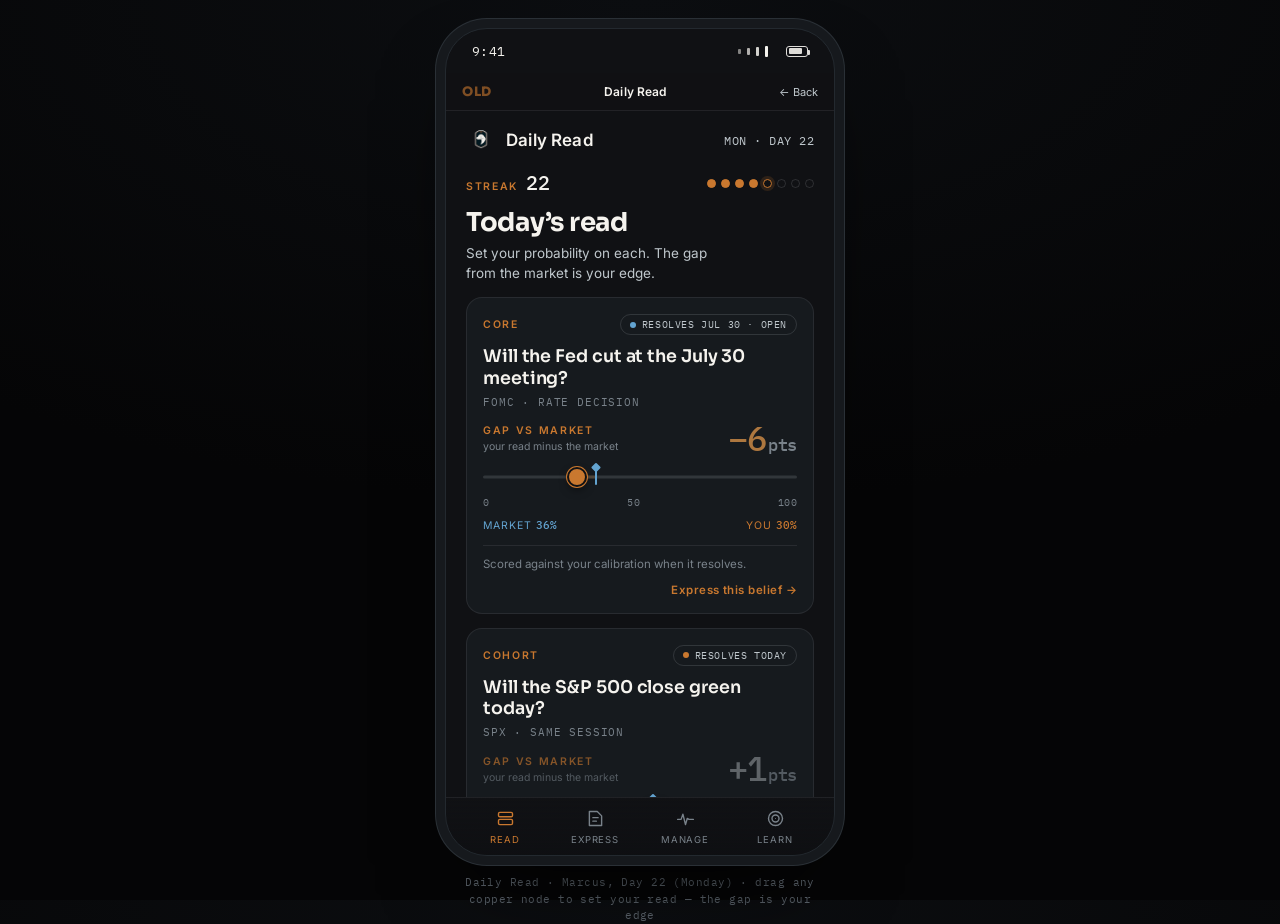
<file: protos/daily_read.html>
<!DOCTYPE html>
<html lang="en">
<head>
<meta charset="utf-8">
<meta name="viewport" content="width=device-width, initial-scale=1">
<title>Old Lucky Dog — Daily Read</title>
<link rel="stylesheet" href="../shared.css">
<script src="../shared.js"></script>
<style>
:root{
  --bg: var(--dark-bg);
  --surface: var(--dark-surface);
  --surface-2: var(--dark-surface-2);
  --text: var(--dark-text);
  --muted: var(--dark-muted);
  --faint: var(--dark-faint);
  --copper: var(--dark-copper);
  --copper-bright: var(--dark-copper-bright);
  --blue: var(--dark-blue);
  --line: var(--dark-line);
  --line-2: var(--dark-line-2);
  --sora: var(--font-headline);
  --inter: var(--font-body);
  --mono: var(--font-mono);
}
*{box-sizing:border-box;margin:0;padding:0}
html,body{height:100%}
body{
  font-family:var(--inter);
  background:
    radial-gradient(120% 80% at 50% 0%, #0c0e11 0%, #050506 70%);
  color:var(--text);
  -webkit-font-smoothing:antialiased;
  display:flex; align-items:flex-start; justify-content:center;
  min-height:100vh; padding:28px 16px;
}
.stage{display:flex; flex-direction:column; align-items:center; gap:18px}

/* ---------- phone ---------- */
.phone{
  width:390px; max-width:100%;
  height:min(840px,92vh);
  background:var(--bg);
  border-radius:42px;
  border:1px solid #23292f;
  box-shadow:
    0 0 0 9px #16191d,
    0 0 0 10px #2a3036,
    0 40px 90px -30px rgba(0,0,0,0.9);
  position:relative; overflow:hidden;
  display:flex; flex-direction:column;
}
.statusbar{
  flex:0 0 auto; height:44px;
  display:flex; align-items:center; justify-content:space-between;
  padding:0 26px; font-family:var(--mono); font-size:13px; letter-spacing:.02em;
  color:var(--text);
}
.statusbar .glyphs{display:flex; align-items:center; gap:6px}
.statusbar .bar{width:3px;border-radius:1px;background:var(--text)}
.statusbar .bar.b1{height:5px;opacity:.5}.statusbar .bar.b2{height:7px;opacity:.7}
.statusbar .bar.b3{height:9px;opacity:.85}.statusbar .bar.b4{height:11px}
.statusbar .batt{width:22px;height:11px;border:1px solid var(--text);border-radius:3px;position:relative;opacity:.9}
.statusbar .batt::after{content:"";position:absolute;right:-3px;top:3px;width:2px;height:5px;background:var(--text);border-radius:0 1px 1px 0}
.statusbar .batt::before{content:"";position:absolute;left:1.5px;top:1.5px;bottom:1.5px;width:13px;background:var(--text);border-radius:1px}

/* ---------- scroll screen ---------- */
.screen{flex:1 1 auto; overflow-y:auto; overflow-x:hidden; padding:6px 20px 18px}
.screen::-webkit-scrollbar{width:0}

.appbar{display:flex; align-items:center; justify-content:space-between; padding:8px 0 4px}
.brand{display:flex; align-items:center; gap:10px}
.brand img{height:30px; width:auto; display:block}
.brand .title{font-family:var(--inter); font-weight:600; font-size:17px; letter-spacing:.01em}
.appbar .date{font-family:var(--mono); font-size:12px; color:var(--muted); letter-spacing:.04em}

.eyebrow{font-family:var(--inter); font-weight:600; font-size:10.5px; letter-spacing:.16em; text-transform:uppercase; color:var(--copper)}

/* streak */
.streak{display:flex; align-items:center; justify-content:space-between; margin:14px 0 6px}
.streak .meta{display:flex; align-items:baseline; gap:8px}
.streak .num{font-family:var(--mono); font-weight:500; font-size:20px; color:var(--text); line-height:1}
.pips{display:flex; gap:5px; align-items:center}
.pip{width:9px;height:9px;border-radius:50%;background:transparent;border:1.5px solid var(--line-2)}
.pip.hit{background:var(--copper);border-color:var(--copper)}
.pip.today{border-color:var(--copper);box-shadow:0 0 0 3px rgba(201,120,47,0.16)}
.pip.future{border-color:var(--line-2)}

/* intro */
.intro{margin:16px 0 14px}
.intro h1{font-family:var(--sora); font-weight:700; font-size:26px; letter-spacing:-.01em; line-height:1.08}
.intro p{font-family:var(--inter); font-size:13.5px; color:var(--muted); margin-top:7px; line-height:1.45; max-width:30ch}

/* ---------- cards ---------- */
.slate{display:flex; flex-direction:column; gap:14px}
.card{
  background:var(--surface);
  border:1px solid var(--line);
  border-radius:16px;
  padding:16px 16px 14px;
  position:relative;
}
.card.edge{border-top:2px solid var(--copper)}
.card-top{display:flex; align-items:center; justify-content:space-between; margin-bottom:11px}
.chip{font-family:var(--mono); font-size:10px; letter-spacing:.06em; color:var(--muted);
  border:1px solid var(--line-2); border-radius:999px; padding:3px 9px; display:inline-flex; align-items:center; gap:6px}
.chip .dot{width:6px;height:6px;border-radius:50%;background:var(--blue)}
.chip.today .dot{background:var(--copper); animation:pulse 1.8s ease-in-out infinite}
@keyframes pulse{0%,100%{opacity:.35;transform:scale(.85)}50%{opacity:1;transform:scale(1)}}

.q{font-family:var(--sora); font-weight:600; font-size:17.5px; line-height:1.22; letter-spacing:-.005em; color:var(--text); margin-bottom:6px}
.sub{font-family:var(--mono); font-size:10.5px; letter-spacing:.08em; color:var(--faint); text-transform:uppercase; margin-bottom:14px}

.gap-row{display:flex; align-items:flex-end; justify-content:space-between; margin-bottom:12px}
.gap-row .lab{display:flex; flex-direction:column; gap:3px}
.gap-row .sublab{font-family:var(--inter); font-size:10.5px; color:var(--faint)}
.gap-val{font-family:var(--mono); font-weight:500; font-size:34px; line-height:.9; letter-spacing:-.01em; transition:color .12s ease}
.gap-val .pct{font-size:17px; color:var(--faint); margin-left:1px}

/* track */
.track{position:relative; height:24px; margin:2px 0 0}
.track-base{position:absolute; top:50%; left:0; right:0; height:3px; transform:translateY(-50%);
  background:var(--line-2); border-radius:3px}
.fill{position:absolute; top:50%; height:3px; transform:translateY(-50%); border-radius:3px;
  background:var(--copper); transition:background .12s ease, opacity .12s ease}
.mkt{position:absolute; top:50%; width:2px; height:16px; transform:translate(-50%,-50%);
  background:var(--blue); border-radius:2px}
.mkt::after{content:""; position:absolute; left:50%; top:-5px; width:7px;height:7px; transform:translate(-50%,0) rotate(45deg); background:var(--blue); border-radius:1px}
.you{position:absolute; top:50%; width:20px; height:20px; transform:translate(-50%,-50%);
  background:var(--copper); border:2.5px solid var(--bg);
  border-radius:50%; cursor:grab; touch-action:none;
  box-shadow:0 0 0 1px var(--copper), 0 4px 10px -2px rgba(0,0,0,.6);
  transition:transform .08s ease, box-shadow .12s ease}
.you:active{cursor:grabbing}
.you.drag{transform:translate(-50%,-50%) scale(1.12); box-shadow:0 0 0 1px var(--copper-bright),0 0 0 8px rgba(201,120,47,.14),0 6px 14px -2px rgba(0,0,0,.7)}
.you:focus-visible{outline:none; box-shadow:0 0 0 1px var(--copper),0 0 0 6px rgba(99,164,209,.45)}
.you .hit{position:absolute; inset:-12px}

.scale{display:flex; justify-content:space-between; font-family:var(--mono); font-size:9.5px; color:var(--faint); margin-top:7px; letter-spacing:.04em}
.labels{display:flex; justify-content:space-between; margin-top:9px; font-family:var(--inter); font-size:10.5px; letter-spacing:.1em; text-transform:uppercase}
.labels .mkt-label{color:var(--blue)}
.labels .you-label{color:var(--copper)}
.labels b{font-family:var(--mono); font-weight:500; letter-spacing:0}

.divider{height:1px; background:var(--line); margin:13px 0 10px}
.note{font-family:var(--inter); font-size:11.5px; color:var(--faint); line-height:1.4}
.flag{display:flex; align-items:flex-start; gap:8px; margin-top:10px;
  background:rgba(201,120,47,0.06); border:1px solid rgba(201,120,47,0.22);
  border-radius:10px; padding:9px 11px}
.flag .fdot{flex:0 0 auto; width:7px;height:7px;border-radius:50%;background:var(--copper); margin-top:4px}
.flag .ftext{font-family:var(--inter); font-size:11.5px; color:var(--muted); line-height:1.4}
.flag .ftext b{color:var(--text); font-weight:600}

/* practice strip */
.practice{display:flex; justify-content:center; margin:16px 0 4px}
.practice .pill{display:inline-flex; align-items:center; gap:8px; font-family:var(--mono);
  font-size:10px; letter-spacing:.1em; color:var(--faint); text-transform:uppercase}
.practice .pdot{width:6px;height:6px;border-radius:50%;background:var(--copper);opacity:.8}

/* ---------- tab bar ---------- */
.tabbar{flex:0 0 auto; display:flex; justify-content:space-around; align-items:center;
  padding:10px 14px calc(10px + env(safe-area-inset-bottom,8px)); border-top:1px solid var(--line);
  background:linear-gradient(180deg, rgba(22,26,30,0) 0%, rgba(13,14,17,.6) 100%)}
.tab{display:flex; flex-direction:column; align-items:center; gap:5px; color:var(--faint);
  font-family:var(--inter); font-size:9.5px; letter-spacing:.1em; text-transform:uppercase; cursor:pointer; flex:1}
.tab svg{width:21px;height:21px;display:block}
.tab.active{color:var(--copper)}
.tab .ico{stroke:currentColor; fill:none; stroke-width:1.6; stroke-linecap:round; stroke-linejoin:round}

/* caption under phone */
.caption{font-family:var(--mono); font-size:11px; color:#5b636b; letter-spacing:.04em; text-align:center; max-width:360px; line-height:1.5}

@media (prefers-reduced-motion: reduce){
  *{animation:none!important; transition:none!important}
}
@media (max-width:430px){
  body{padding:0}
  .phone{border-radius:0;height:100vh;border:none;box-shadow:none}
  .caption{display:none}
}
</style>
</head>
<body>
<div class="stage">
  <div class="phone">
    <div class="statusbar">
      <span>9:41</span>
      <span class="glyphs">
        <span class="bar b1"></span><span class="bar b2"></span><span class="bar b3"></span><span class="bar b4"></span>
        <span style="width:6px"></span><span class="batt"></span>
      </span>
    </div>
    <nav class="old-topnav">
      <a href="../index.html" class="old-topnav-logo" style="font-family:var(--font-headline);font-weight:800;font-size:13px;color:var(--dark-copper);text-decoration:none;letter-spacing:.04em">OLD</a>
      <span class="old-topnav-title">Daily Read</span>
      <button class="old-topnav-back" onclick="OLD.nav.back()">&#8592; Back</button>
    </nav>

    <div class="screen">
      <div class="appbar">
        <div class="brand">
          <img src="[data-uri]" alt="Old Lucky Dog">
          <span class="title">Daily Read</span>
        </div>
        <span class="date">MON · DAY 22</span>
      </div>

      <div class="streak">
        <div class="meta"><span class="eyebrow">Streak</span><span class="num">22</span></div>
        <div class="pips">
          <span class="pip hit"></span><span class="pip hit"></span><span class="pip hit"></span>
          <span class="pip hit"></span><span class="pip today"></span>
          <span class="pip future"></span><span class="pip future"></span><span class="pip future"></span>
        </div>
      </div>

      <div class="intro">
        <h1>Today&rsquo;s read</h1>
        <p>Set your probability on each. The gap from the market is your edge.</p>
      </div>

      <div class="slate" id="slate">

        <!-- CORE -->
        <article class="card" data-market="36" data-you="30">
          <div class="card-top">
            <span class="eyebrow">Core</span>
            <span class="chip"><span class="dot"></span>RESOLVES JUL 30 &middot; OPEN</span>
          </div>
          <h2 class="q">Will the Fed cut at the July 30 meeting?</h2>
          <div class="sub">FOMC &middot; rate decision</div>
          <div class="gap-row">
            <span class="lab"><span class="eyebrow">Gap vs market</span><span class="sublab">your read minus the market</span></span>
            <span class="gap-val"></span>
          </div>
          <div class="track">
            <div class="track-base"></div><div class="fill"></div>
            <div class="mkt"></div>
            <div class="you" tabindex="0" role="slider" aria-label="Your probability" aria-valuemin="0" aria-valuemax="100"><span class="hit"></span></div>
          </div>
          <div class="scale"><span>0</span><span>50</span><span>100</span></div>
          <div class="labels"><span class="mkt-label">Market <b></b></span><span class="you-label">You <b></b></span></div>
          <div class="divider"></div>
          <div class="note">Scored against your calibration when it resolves.</div>
        </article>

        <!-- COHORT (instant / habit fuel) -->
        <article class="card" data-market="54" data-you="55">
          <div class="card-top">
            <span class="eyebrow">Cohort</span>
            <span class="chip today"><span class="dot"></span>RESOLVES TODAY</span>
          </div>
          <h2 class="q">Will the S&amp;P 500 close green today?</h2>
          <div class="sub">SPX &middot; same session</div>
          <div class="gap-row">
            <span class="lab"><span class="eyebrow">Gap vs market</span><span class="sublab">your read minus the market</span></span>
            <span class="gap-val"></span>
          </div>
          <div class="track">
            <div class="track-base"></div><div class="fill"></div>
            <div class="mkt"></div>
            <div class="you" tabindex="0" role="slider" aria-label="Your probability" aria-valuemin="0" aria-valuemax="100"><span class="hit"></span></div>
          </div>
          <div class="scale"><span>0</span><span>50</span><span>100</span></div>
          <div class="labels"><span class="mkt-label">Market <b></b></span><span class="you-label">You <b></b></span></div>
          <div class="divider"></div>
          <div class="note">Fuels your streak. Too close to a coin flip to move your calibration.</div>
        </article>

        <!-- EDGE -->
        <article class="card edge" data-market="48" data-you="61">
          <div class="card-top">
            <span class="eyebrow">Edge</span>
            <span class="chip"><span class="dot"></span>RESOLVES FRI &middot; OPEN</span>
          </div>
          <h2 class="q">Will LULU hold its post-earnings gap through Friday?</h2>
          <div class="sub">LULU &middot; continuation after catalyst</div>
          <div class="gap-row">
            <span class="lab"><span class="eyebrow">Gap vs market</span><span class="sublab">your read minus the market</span></span>
            <span class="gap-val"></span>
          </div>
          <div class="track">
            <div class="track-base"></div><div class="fill"></div>
            <div class="mkt"></div>
            <div class="you" tabindex="0" role="slider" aria-label="Your probability" aria-valuemin="0" aria-valuemax="100"><span class="hit"></span></div>
          </div>
          <div class="scale"><span>0</span><span>50</span><span>100</span></div>
          <div class="labels"><span class="mkt-label">Market <b></b></span><span class="you-label">You <b></b></span></div>
          <div class="flag">
            <span class="fdot"></span>
            <span class="ftext"><b>Your strongest category.</b> Continuation after a catalyst &mdash; when you say ~65% here, it lands ~63%. Worth a close look.</span>
          </div>
        </article>

      </div>

      <div class="practice"><span class="pill"><span class="pdot"></span>Practice &middot; no money at risk</span></div>
    </div>

    <nav class="tabbar">
      <div class="tab active">
        <svg viewBox="0 0 24 24"><g class="ico"><rect x="4" y="5" width="16" height="5" rx="1.5"/><rect x="4" y="13" width="16" height="6" rx="1.5"/></g></svg>
        Read
      </div>
      <div class="tab">
        <svg viewBox="0 0 24 24"><g class="ico"><path d="M5 4h9l5 5v11H5z"/><path d="M9 11h6M9 15h4"/></g></svg>
        Express
      </div>
      <div class="tab">
        <svg viewBox="0 0 24 24"><g class="ico"><path d="M3 13h4l2-6 3 12 2-7 2 1h5"/></g></svg>
        Manage
      </div>
      <div class="tab">
        <svg viewBox="0 0 24 24"><g class="ico"><circle cx="12" cy="12" r="8"/><circle cx="12" cy="12" r="4"/><circle cx="12" cy="12" r="0.6" fill="currentColor" stroke="none"/></g></svg>
        Learn
      </div>
    </nav>
  </div>

  <div class="caption">Daily Read &middot; Marcus, Day 22 (Monday) &middot; drag any copper node to set your read &mdash; the gap is your edge</div>
</div>

<script>
(function(){
  function hexToRgb(h){h=h.replace('#','');return [parseInt(h.slice(0,2),16),parseInt(h.slice(2,4),16),parseInt(h.slice(4,6),16)];}
  function lerp(a,b,t){var A=hexToRgb(a),B=hexToRgb(b);return 'rgb('+Math.round(A[0]+(B[0]-A[0])*t)+','+Math.round(A[1]+(B[1]-A[1])*t)+','+Math.round(A[2]+(B[2]-A[2])*t)+')';}

  function gapColor(abs){
    if(abs<=2) return '#8C9296';            // basically agree with the market: no edge
    var t=Math.min((abs-2)/16,1);
    return lerp('#9A6B3A','#E59A4D',t);      // dim copper -> bright copper as conviction-gap grows
  }
  function fillOpacity(abs){
    if(abs<=2) return 0.10;
    return 0.16 + 0.42*Math.min((abs-2)/16,1);
  }

  document.querySelectorAll('.card').forEach(function(card){
    var market = +card.dataset.market;
    var you    = +card.dataset.you;
    var track  = card.querySelector('.track');
    var fill   = card.querySelector('.fill');
    var mkt    = card.querySelector('.mkt');
    var handle = card.querySelector('.you');
    var gapVal = card.querySelector('.gap-val');
    var gapRow = card.querySelector('.gap-row');
    var mktB   = card.querySelector('.mkt-label b');
    var youB   = card.querySelector('.you-label b');

    mkt.style.left = market + '%';
    mktB.textContent = market + '%';

    function render(){
      handle.style.left = you + '%';
      handle.setAttribute('aria-valuenow', you);
      youB.textContent = you + '%';
      var lo = Math.min(you,market), hi = Math.max(you,market);
      fill.style.left = lo + '%';
      fill.style.width = (hi-lo) + '%';
      var gap = you - market, abs = Math.abs(gap);
      var sign = gap>0 ? '+' : (gap<0 ? '\u2212' : '');
      gapVal.innerHTML = sign + abs + '<span class="pct">pts</span>';
      var c = gapColor(abs);
      gapVal.style.color = c;
      fill.style.background = c;
      fill.style.opacity = fillOpacity(abs);
      gapRow.style.opacity = abs<=2 ? 0.62 : 1;   // dim the readout when there's no real edge
    }
    render();

    // --- pointer drag ---
    var dragging=false;
    function setFromX(clientX){
      var r=track.getBoundingClientRect();
      var pct=(clientX-r.left)/r.width*100;
      you=Math.max(0,Math.min(100,Math.round(pct)));
      render();
    }
    handle.addEventListener('pointerdown',function(e){
      dragging=true; handle.classList.add('drag');
      handle.setPointerCapture(e.pointerId); e.preventDefault();
    });
    handle.addEventListener('pointermove',function(e){ if(dragging) setFromX(e.clientX); });
    handle.addEventListener('pointerup',function(e){ dragging=false; handle.classList.remove('drag'); });
    handle.addEventListener('pointercancel',function(){ dragging=false; handle.classList.remove('drag'); });
    // tap anywhere on the track to jump
    track.addEventListener('pointerdown',function(e){
      if(e.target===handle||handle.contains(e.target))return;
      setFromX(e.clientX);
    });
    // --- keyboard ---
    handle.addEventListener('keydown',function(e){
      var d=0;
      if(e.key==='ArrowRight'||e.key==='ArrowUp')d=1;
      else if(e.key==='ArrowLeft'||e.key==='ArrowDown')d=-1;
      else if(e.key==='PageUp')d=5;
      else if(e.key==='PageDown')d=-5;
      else return;
      e.preventDefault();
      you=Math.max(0,Math.min(100,you+d)); render();
    });

    // --- express belief → Belief Ticket ---
    var expressBtn=document.createElement('button');
    expressBtn.className='express-btn';
    expressBtn.textContent='Express this belief →';
    card.appendChild(expressBtn);
    expressBtn.addEventListener('click',function(){
      var q=card.querySelector('.q').textContent;
      var sub=(card.querySelector('.sub')||{textContent:''}).textContent;
      var ticker=sub.split('·')[0].trim()||'Unknown';
      OLD.state.set('daily_read_selection',{
        question:q, ticker:ticker,
        implied_prob:market, user_prob:you,
        asset_class:sub.trim(),
        direction:you>market?'up':'down'
      });
      OLD.nav.goTo('belief_ticket');
    });
  });
})();
</script>
</body>
</html>
</file>
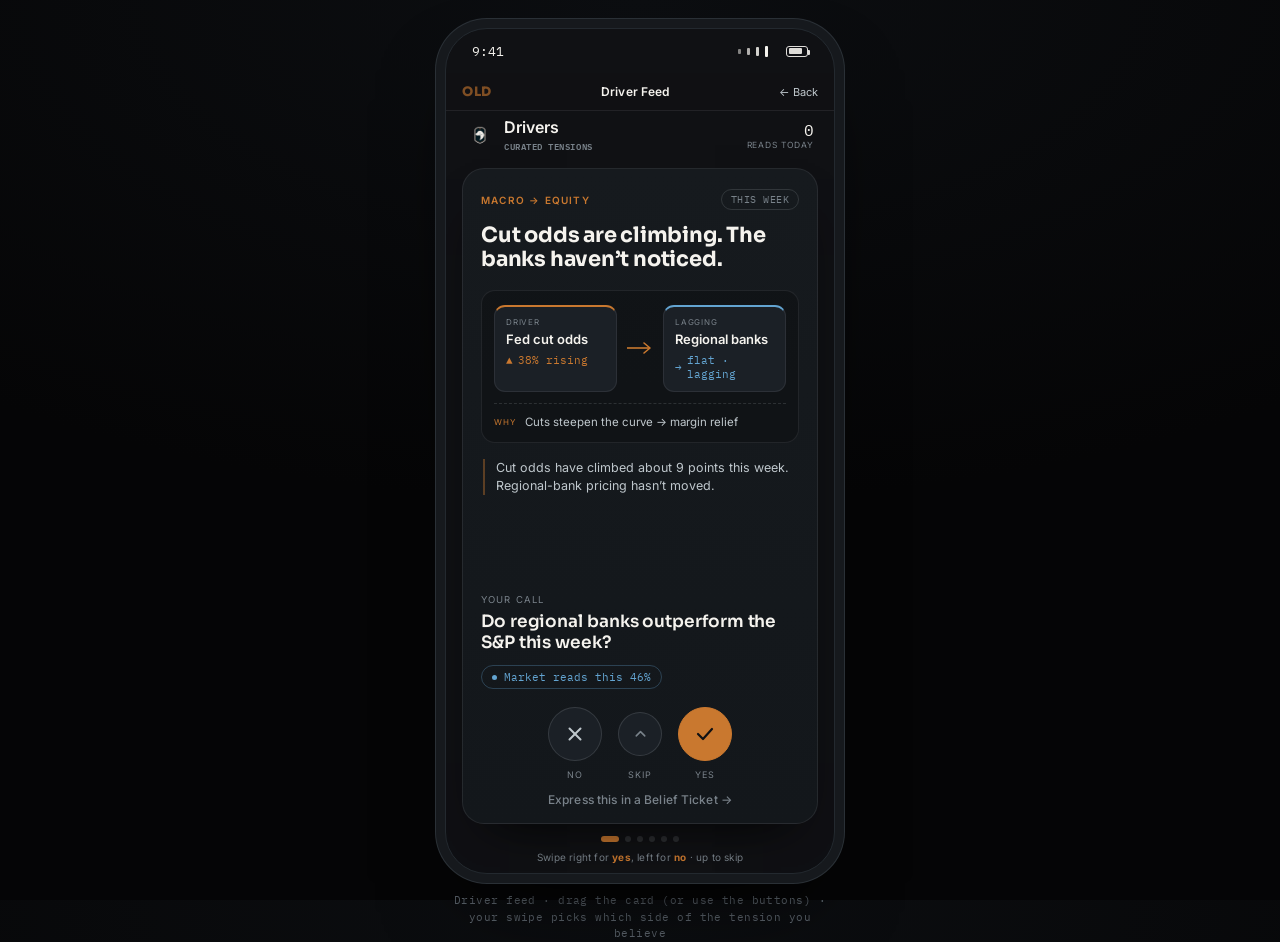
<file: protos/driver_feed.html>
<!DOCTYPE html>
<html lang="en">
<head>
<meta charset="utf-8">
<meta name="viewport" content="width=device-width, initial-scale=1">
<title>Old Lucky Dog — Driver Feed</title>
<link rel="stylesheet" href="../shared.css">
<script src="../shared.js"></script>
<style>
:root{
  --bg:var(--dark-bg); --surface:var(--dark-surface); --surface-2:var(--dark-surface-2);
  --text:var(--dark-text); --muted:var(--dark-muted); --faint:var(--dark-faint);
  --copper:var(--dark-copper); --copper-bright:var(--dark-copper-bright); --blue:var(--dark-blue);
  --green:var(--dark-green);
  --line:var(--dark-line); --line-2:var(--dark-line-2);
  --sora:var(--font-headline); --inter:var(--font-body); --mono:var(--font-mono);
}
*{box-sizing:border-box;margin:0;padding:0}
html,body{height:100%}
body{font-family:var(--inter);background:radial-gradient(120% 80% at 50% 0%, #0c0e11 0%, #050506 70%);
  color:var(--text);-webkit-font-smoothing:antialiased;display:flex;align-items:flex-start;justify-content:center;min-height:100vh;padding:28px 16px;}
.stage{display:flex;flex-direction:column;align-items:center;gap:18px}
.phone{width:390px;max-width:100%;height:min(860px,94vh);background:var(--bg);border-radius:42px;border:1px solid #23292f;
  box-shadow:0 0 0 9px #16191d,0 0 0 10px #2a3036,0 40px 90px -30px rgba(0,0,0,0.9);position:relative;overflow:hidden;display:flex;flex-direction:column;}
.statusbar{flex:0 0 auto;height:44px;display:flex;align-items:center;justify-content:space-between;padding:0 26px;font-family:var(--mono);font-size:13px;color:var(--text);}
.statusbar .glyphs{display:flex;align-items:center;gap:6px}
.statusbar .bar{width:3px;border-radius:1px;background:var(--text)}
.statusbar .bar.b1{height:5px;opacity:.5}.statusbar .bar.b2{height:7px;opacity:.7}.statusbar .bar.b3{height:9px;opacity:.85}.statusbar .bar.b4{height:11px}
.statusbar .batt{width:22px;height:11px;border:1px solid var(--text);border-radius:3px;position:relative;opacity:.9}
.statusbar .batt::after{content:"";position:absolute;right:-3px;top:3px;width:2px;height:5px;background:var(--text);border-radius:0 1px 1px 0}
.statusbar .batt::before{content:"";position:absolute;left:1.5px;top:1.5px;bottom:1.5px;width:13px;background:var(--text);border-radius:1px}
.eyebrow{font-weight:600;font-size:10.5px;letter-spacing:.16em;text-transform:uppercase;color:var(--copper)}

/* app header */
.appbar{flex:0 0 auto;display:flex;align-items:center;justify-content:space-between;padding:6px 20px 10px}
.brand{display:flex;align-items:center;gap:10px}
.brand img{height:28px;width:auto;display:block}
.brand .title{font-weight:600;font-size:16px}
.brand .title small{display:block;font-family:var(--mono);font-size:9px;color:var(--faint);letter-spacing:.06em;text-transform:uppercase;margin-top:1px}
.reads{display:flex;flex-direction:column;align-items:flex-end;gap:2px}
.reads .rn{font-family:var(--mono);font-size:16px;color:var(--text);line-height:1}
.reads .rl{font-size:8.5px;letter-spacing:.1em;text-transform:uppercase;color:var(--faint)}

/* deck area */
.deck{flex:1 1 auto;position:relative;margin:4px 16px 0;perspective:1200px}
.cardslot{position:absolute;inset:0}
.dcard{position:absolute;inset:0;background:linear-gradient(180deg,var(--surface) 0%, #13171b 100%);
  border:1px solid var(--line);border-radius:22px;padding:20px 18px 16px;display:flex;flex-direction:column;
  box-shadow:0 24px 50px -28px rgba(0,0,0,.8);overflow:hidden}
#behind .dcard{transform:scale(.94) translateY(14px);opacity:.55}
#active{z-index:3}
.dcard.swipe{transition:transform .35s cubic-bezier(.22,.61,.36,1),opacity .35s ease}
.dcard .glow{position:absolute;inset:0;border-radius:22px;pointer-events:none;opacity:0;
  box-shadow:inset 0 0 0 1.5px var(--copper),inset 0 0 60px -10px rgba(201,120,47,.35);transition:opacity .1s}

.dc-top{display:flex;align-items:center;justify-content:space-between;margin-bottom:13px}
.dtype{font-weight:600;font-size:10px;letter-spacing:.12em;text-transform:uppercase;color:var(--copper)}
.dhoriz{font-family:var(--mono);font-size:9.5px;color:var(--faint);letter-spacing:.05em;text-transform:uppercase;border:1px solid var(--line-2);border-radius:999px;padding:3px 9px}
.headline{font-family:var(--sora);font-weight:700;font-size:21px;line-height:1.16;letter-spacing:-.01em;margin-bottom:18px}

/* two-node graph */
.graph{background:rgba(13,14,17,.45);border:1px solid var(--line);border-radius:14px;padding:14px 12px 12px;margin-bottom:14px}
.grow{display:flex;align-items:stretch;gap:8px}
.node{flex:1;background:var(--surface-2);border:1px solid var(--line);border-radius:11px;padding:10px 11px;min-width:0}
.node.driver{border-top:2px solid var(--copper)}
.node.lagging{border-top:2px solid var(--blue)}
.node .nlab{font-size:8px;letter-spacing:.1em;text-transform:uppercase;color:var(--faint);margin-bottom:5px}
.node .nname{font-weight:600;font-size:13px;line-height:1.15;margin-bottom:6px}
.node .nstate{font-family:var(--mono);font-size:11px;display:flex;align-items:center;gap:5px}
.node.driver .nstate{color:var(--copper)}
.node.lagging .nstate{color:var(--blue)}
.connector{flex:0 0 30px;display:flex;align-items:center;justify-content:center;position:relative}
.connector svg{width:30px;height:16px;overflow:visible}
.mech{display:flex;align-items:center;gap:9px;margin-top:11px;padding-top:11px;border-top:1px dashed var(--line-2)}
.mech .ml{font-size:8px;letter-spacing:.12em;text-transform:uppercase;color:var(--copper);flex:0 0 auto}
.mech .mt{font-size:11.5px;color:var(--muted);line-height:1.35}

.tension{font-size:12.5px;color:var(--muted);line-height:1.45;margin:2px 2px 0;padding-left:11px;border-left:2px solid rgba(201,120,47,.4)}
/* micro-forecast */
.qzone{margin-top:auto}
.qlab{font-size:9.5px;letter-spacing:.12em;text-transform:uppercase;color:var(--faint);margin-bottom:6px}
.question{font-family:var(--sora);font-weight:600;font-size:17px;line-height:1.25;margin-bottom:10px;letter-spacing:-.005em}
.mktchip{display:inline-flex;align-items:center;gap:7px;font-family:var(--mono);font-size:11px;color:var(--blue);
  border:1px solid rgba(99,164,209,.3);border-radius:999px;padding:4px 10px;margin-bottom:16px}
.mktchip .md{width:5px;height:5px;border-radius:50%;background:var(--blue)}

/* swipe stamps */
.stamp{position:absolute;top:74px;font-family:var(--sora);font-weight:800;font-size:30px;letter-spacing:.04em;
  border:3px solid var(--copper);color:var(--copper);border-radius:12px;padding:5px 14px;opacity:0;pointer-events:none}
.stamp.yes{left:22px;transform:rotate(-14deg)}
.stamp.no{right:22px;transform:rotate(14deg)}

/* controls */
.controls{display:flex;align-items:center;justify-content:center;gap:16px;margin-top:2px}
.cbtn{appearance:none;border:none;cursor:pointer;background:var(--surface-2);border:1px solid var(--line-2);
  border-radius:50%;display:flex;align-items:center;justify-content:center;transition:transform .1s,border-color .15s,background .15s}
.cbtn:active{transform:scale(.92)}
.cbtn svg{stroke-width:2.2;stroke-linecap:round;stroke-linejoin:round;fill:none}
.cbtn.no{width:54px;height:54px}.cbtn.no svg{width:22px;height:22px;stroke:var(--muted)}
.cbtn.no:hover{border-color:var(--muted)}
.cbtn.skip{width:44px;height:44px}.cbtn.skip svg{width:17px;height:17px;stroke:var(--faint)}
.cbtn.yes{width:54px;height:54px;background:var(--copper);border-color:var(--copper)}
.cbtn.yes svg{width:24px;height:24px;stroke:var(--bg)}
.cbtn.yes:hover{filter:brightness(1.05)}
.clabels{display:flex;align-items:center;justify-content:center;gap:0;margin-top:8px}
.clabels span{font-size:9px;letter-spacing:.12em;text-transform:uppercase;color:var(--faint)}
.clabels .l{width:54px;text-align:center}.clabels .m{width:44px;margin:0 16px;text-align:center}.clabels .r{width:54px;text-align:center}

.express{display:flex;justify-content:center;margin-top:12px}
.express button{appearance:none;background:none;border:none;cursor:pointer;font-family:var(--inter);font-weight:500;font-size:12px;color:var(--faint);letter-spacing:.01em}
.express button:hover{color:var(--copper)}

/* footer hint + dots */
.feedfoot{flex:0 0 auto;padding:12px 20px calc(10px + env(safe-area-inset-bottom,6px))}
.dots{display:flex;justify-content:center;gap:6px;margin-bottom:9px}
.dot{width:6px;height:6px;border-radius:50%;background:var(--line-2)}
.dot.on{background:var(--copper);width:18px;border-radius:3px;transition:width .2s}
.swipehint{text-align:center;font-size:10px;color:var(--faint);letter-spacing:.02em}

.toast{position:absolute;left:50%;bottom:96px;transform:translate(-50%,12px);opacity:0;pointer-events:none;background:var(--text);color:var(--bg);font-weight:600;font-size:12px;padding:10px 15px;border-radius:11px;box-shadow:0 12px 30px -8px rgba(0,0,0,.7);transition:opacity .25s,transform .25s;white-space:nowrap;z-index:9}
.toast.show{opacity:1;transform:translate(-50%,0)}
.toast .hl{color:var(--copper)}
.caption{font-family:var(--mono);font-size:11px;color:#5b636b;letter-spacing:.04em;text-align:center;max-width:380px;line-height:1.5}
@media (prefers-reduced-motion: reduce){*{animation:none!important}}
@media (max-width:430px){body{padding:0}.phone{border-radius:0;height:100vh;border:none;box-shadow:none}.caption{display:none}}
</style>
</head>
<body>
<div class="stage">
  <div class="phone">
    <div class="statusbar"><span>9:41</span>
      <span class="glyphs"><span class="bar b1"></span><span class="bar b2"></span><span class="bar b3"></span><span class="bar b4"></span><span style="width:6px"></span><span class="batt"></span></span>
    </div>

    <nav class="old-topnav">
      <a href="../index.html" class="old-topnav-logo" style="font-family:var(--font-headline);font-weight:800;font-size:13px;color:var(--dark-copper);text-decoration:none;letter-spacing:.04em">OLD</a>
      <span class="old-topnav-title">Driver Feed</span>
      <button class="old-topnav-back" onclick="OLD.nav.back()">&#8592; Back</button>
    </nav>

    <div class="appbar">
      <div class="brand"><img src="[data-uri]" alt="Old Lucky Dog"><div class="title">Drivers<small>Curated tensions</small></div></div>
      <div class="reads"><span class="rn" id="readn">0</span><span class="rl">Reads today</span></div>
    </div>

    <div class="deck">
      <div class="cardslot" id="behind"></div>
      <div class="cardslot" id="active"></div>
    </div>

    <div class="feedfoot">
      <div class="dots" id="dots"></div>
      <div class="swipehint">Swipe right for <b style="color:var(--copper)">yes</b>, left for <b style="color:var(--copper)">no</b> &middot; up to skip</div>
    </div>

    <div class="toast" id="toast"></div>
  </div>
  <div class="caption">Driver feed &middot; drag the card (or use the buttons) &middot; your swipe picks which side of the tension you believe</div>
</div>

<script>
(function(){
  var ARROW='<svg viewBox="0 0 30 16"><line x1="2" y1="8" x2="24" y2="8" stroke="var(--copper)" stroke-width="1.6"/><polyline points="19,3 25,8 19,13" fill="none" stroke="var(--copper)" stroke-width="1.6" stroke-linecap="round" stroke-linejoin="round"/></svg>';
  function dirGlyph(d){return d==='up'?'\u25B2':d==='down'?'\u25BC':'\u2192';}

  var CARDS=[
    {type:'Macro \u2192 Equity',horizon:'This week',
     headline:'Cut odds are climbing. The banks haven\u2019t noticed.',
     a:{name:'Fed cut odds',state:'38% rising',dir:'up'},
     b:{name:'Regional banks',state:'flat \u00b7 lagging',dir:'flat'},
     mech:'Cuts steepen the curve \u2192 margin relief',
     tension:'Cut odds have climbed about 9 points this week. Regional-bank pricing hasn’t moved.',q:'Do regional banks outperform the S&P this week?',mkt:46},
    {type:'Event \u2192 Crypto',horizon:'Next week',
     headline:'Access expands Thursday. Vol is drifting down.',
     a:{name:'Perps access milestone',state:'lands Thu',dir:'up'},
     b:{name:'BTC implied vol',state:'32% falling',dir:'down'},
     mech:'Broader access \u2192 higher realized vol',
     tension:'The access milestone lands Thursday — yet implied vol keeps bleeding lower.',q:'Does BTC realized vol rise next week?',mkt:48},
    {type:'Theme \u2192 Cross-asset',horizon:'This quarter',
     headline:'Datacenter capex just jumped. Power names didn\u2019t.',
     a:{name:'Hyperscaler capex',state:'guide raised',dir:'up'},
     b:{name:'Power producers',state:'flat \u00b7 lagging',dir:'flat'},
     mech:'Datacenter load \u2192 electricity demand',
     tension:'The capex guide jumped this week. Power-producer demand outlooks are unchanged.',q:'Does an IPP raise demand guidance this quarter?',mkt:50},
    {type:'Commodity \u2192 Equity',horizon:'Into earnings',
     headline:'Crude is pricing a tail. Airline vol is asleep.',
     a:{name:'Crude oil',state:'bid \u00b7 tail risk',dir:'up'},
     b:{name:'Airline options vol',state:'calm \u00b7 lagging',dir:'flat'},
     mech:'Jet fuel is a top airline cost',
     tension:'Crude is bid on supply risk while airline option vol sits near its lows.',q:'Does an airline cut margin guidance before earnings?',mkt:42},
    {type:'Crypto \u2192 Equity',horizon:'This week',
     headline:'Inflows are spiking. Miners are lagging the move.',
     a:{name:'Spot-BTC inflows',state:'record week',dir:'up'},
     b:{name:'Bitcoin miners',state:'flat \u00b7 lagging',dir:'flat'},
     mech:'Inflows lift BTC \u2192 miner revenue (levered)',
     tension:'Inflows hit a record this week; miners still trail the BTC move.',q:'Do miners close the gap to BTC this week?',mkt:45},
    {type:'Macro \u2192 Options',horizon:'CPI day',
     headline:'CPI is pricing benign. Weeklies are still rich.',
     a:{name:'CPI in-line odds',state:'60% benign',dir:'up'},
     b:{name:'SPX weekly vol',state:'elevated \u00b7 lagging',dir:'flat'},
     mech:'An in-line print crushes event vol',
     tension:'Consensus says in-line, but weekly options are still pricing a real move.',q:'Does CPI print in-line and crush weekly vol?',mkt:55}
  ];

  var idx=0, reads=0;
  var activeSlot=document.getElementById('active'), behindSlot=document.getElementById('behind');
  var toast=document.getElementById('toast');

  function cardHTML(c){
    return '<div class="dcard"><div class="glow"></div>'+
      '<div class="stamp yes">YES</div><div class="stamp no">NO</div>'+
      '<div class="dc-top"><span class="dtype">'+c.type+'</span><span class="dhoriz">'+c.horizon+'</span></div>'+
      '<div class="headline">'+c.headline+'</div>'+
      '<div class="graph"><div class="grow">'+
        '<div class="node driver"><div class="nlab">Driver</div><div class="nname">'+c.a.name+'</div><div class="nstate"><span>'+dirGlyph(c.a.dir)+'</span>'+c.a.state+'</div></div>'+
        '<div class="connector">'+ARROW+'</div>'+
        '<div class="node lagging"><div class="nlab">Lagging</div><div class="nname">'+c.b.name+'</div><div class="nstate"><span>'+dirGlyph(c.b.dir)+'</span>'+c.b.state+'</div></div>'+
      '</div><div class="mech"><span class="ml">Why</span><span class="mt">'+c.mech+'</span></div></div>'+
      '<div class="tension">'+c.tension+'</div>'+
      '<div class="qzone">'+
        '<div class="qlab">Your call</div>'+
        '<div class="question">'+c.q+'</div>'+
        '<div class="mktchip"><span class="md"></span>Market reads this '+c.mkt+'%</div>'+
        '<div class="controls">'+
          '<button class="cbtn no" data-act="no"><svg viewBox="0 0 24 24"><line x1="6" y1="6" x2="18" y2="18"/><line x1="18" y1="6" x2="6" y2="18"/></svg></button>'+
          '<button class="cbtn skip" data-act="skip"><svg viewBox="0 0 24 24"><polyline points="6,14 12,8 18,14"/></svg></button>'+
          '<button class="cbtn yes" data-act="yes"><svg viewBox="0 0 24 24"><polyline points="5,12 10,17 19,7"/></svg></button>'+
        '</div>'+
        '<div class="clabels"><span class="l">No</span><span class="m">Skip</span><span class="r">Yes</span></div>'+
        '<div class="express"><button data-act="express">Express this in a Belief Ticket &rarr;</button></div>'+
      '</div></div>';
  }

  function renderDots(){
    var d=document.getElementById('dots'); d.innerHTML='';
    for(var i=0;i<CARDS.length;i++){var s=document.createElement('span');s.className='dot'+(i===idx%CARDS.length?' on':'');d.appendChild(s);}
  }

  function render(){
    activeSlot.innerHTML=cardHTML(CARDS[idx%CARDS.length]);
    behindSlot.innerHTML=cardHTML(CARDS[(idx+1)%CARDS.length]);
    renderDots();
    wire();
  }

  function showToast(html,ms){toast.innerHTML=html;toast.classList.add('show');clearTimeout(toast._t);toast._t=setTimeout(function(){toast.classList.remove('show');},ms||1700);}

  function commit(act){
    var card=activeSlot.querySelector('.dcard');
    var c=CARDS[idx%CARDS.length];
    if(act==='express'){
      var ticker=c.a.name.split(' ')[0];
      OLD.state.set('daily_read_selection',{
        question:c.q,
        ticker:ticker,
        implied_prob:c.mkt,
        user_prob:c.mkt,
        asset_class:c.type,
        direction:'up',
        source:'driver_feed'
      });
      OLD.nav.goTo('belief_ticket');
      return;
    }
    card.classList.add('swipe');
    if(act==='yes'){card.style.transform='translateX(460px) rotate(16deg)';card.style.opacity='0';}
    else if(act==='no'){card.style.transform='translateX(-460px) rotate(-16deg)';card.style.opacity='0';}
    else {card.style.transform='translateY(-460px)';card.style.opacity='0';}
    if(act!=='skip'){reads++;document.getElementById('readn').textContent=reads;
      var lean=act==='yes'?'YES':'NO';
      showToast('Logged \u2014 you lean <span class="hl">'+lean+'</span> \u00b7 market '+c.mkt+'%');}
    card.addEventListener('transitionend',function(){idx++;render();},{once:true});
  }

  // ----- drag -----
  function wire(){
    var card=activeSlot.querySelector('.dcard');
    var glow=card.querySelector('.glow');
    var sy=card.querySelector('.stamp.yes'), sn=card.querySelector('.stamp.no');
    var T=110, dragging=false, x0=0, dx=0, started=false;

    card.addEventListener('pointerdown',function(e){
      if(e.target.closest('.cbtn')||e.target.closest('.express'))return;
      dragging=true;started=false;x0=e.clientX;card.setPointerCapture(e.pointerId);
    });
    card.addEventListener('pointermove',function(e){
      if(!dragging)return;dx=e.clientX-x0;
      if(!started&&Math.abs(dx)<4)return;started=true;
      card.style.transform='translateX('+dx+'px) rotate('+(dx*0.05)+'deg)';
      var p=Math.min(Math.abs(dx)/T,1);
      glow.style.opacity=p*0.9;
      sy.style.opacity=dx>0?p:0; sn.style.opacity=dx<0?p:0;
    });
    function end(){
      if(!dragging)return;dragging=false;
      if(dx>T){commit('yes');}
      else if(dx<-T){commit('no');}
      else {card.classList.add('swipe');card.style.transform='';glow.style.opacity=0;sy.style.opacity=0;sn.style.opacity=0;
        setTimeout(function(){card.classList.remove('swipe');},350);}
      dx=0;
    }
    card.addEventListener('pointerup',end);
    card.addEventListener('pointercancel',end);

    card.querySelectorAll('[data-act]').forEach(function(b){
      b.addEventListener('click',function(e){e.stopPropagation();commit(b.dataset.act);});
    });
  }

  render();
})();
</script>
</body>
</html>
</file>
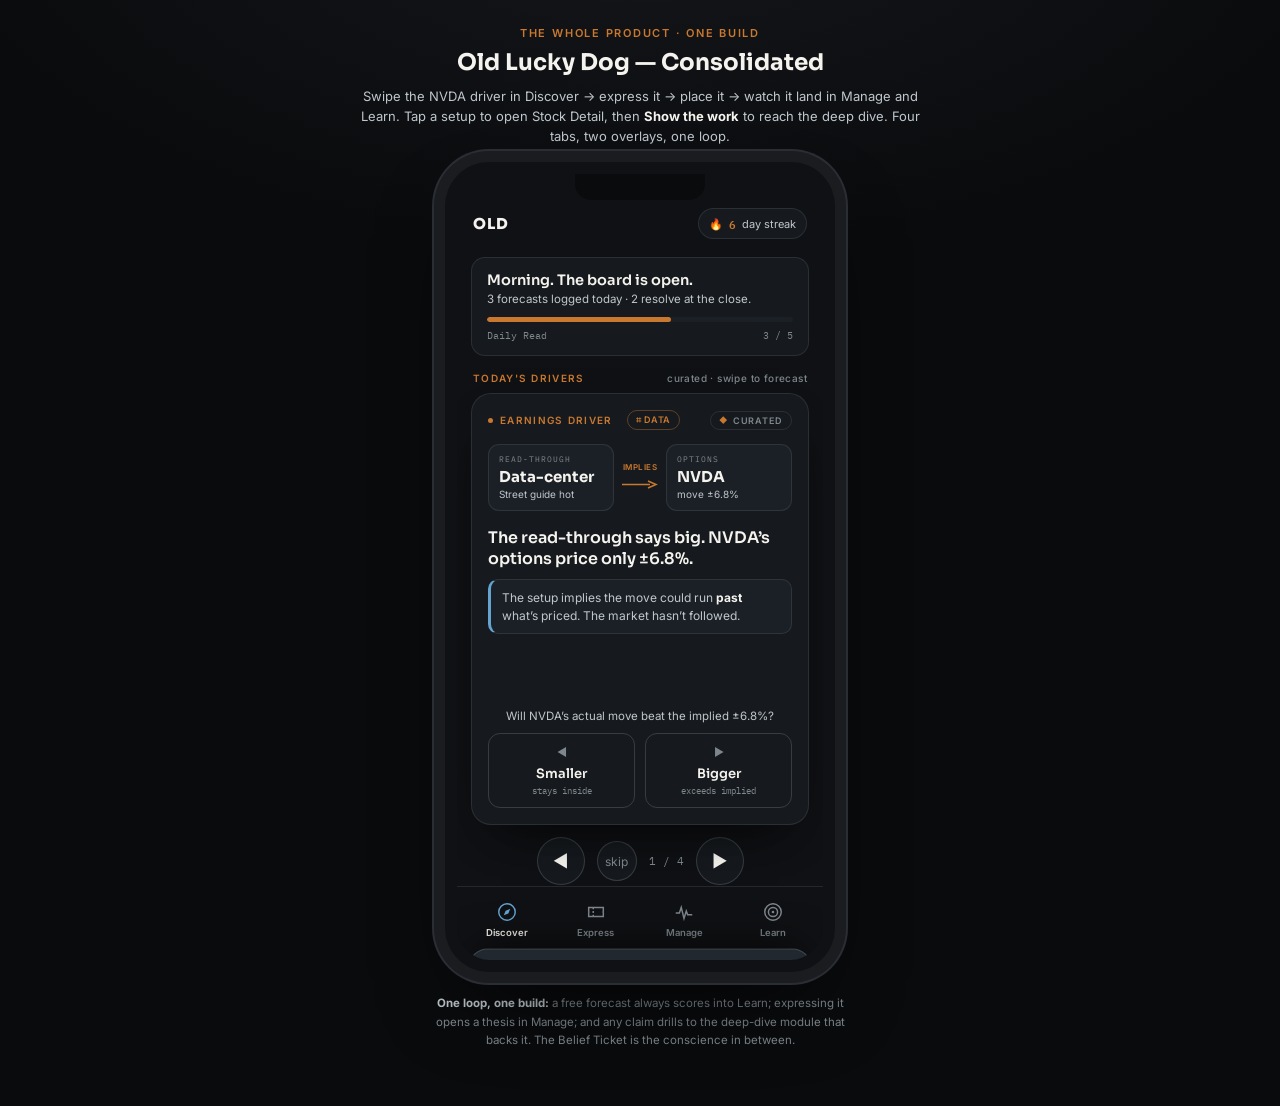
<file: protos/earnings_view.html>
<!DOCTYPE html>
<html lang="en">
<head>
<meta charset="UTF-8">
<meta name="viewport" content="width=device-width, initial-scale=1.0">
<title>Old Lucky Dog — Consolidated App</title>
<link rel="preconnect" href="https://fonts.googleapis.com">
<link rel="preconnect" href="https://fonts.gstatic.com" crossorigin>
<link href="https://fonts.googleapis.com/css2?family=Sora:wght@500;600;700;800&family=Inter:wght@400;500;600&family=IBM+Plex+Mono:wght@400;500;600&display=swap" rel="stylesheet">
<style>
  :root{
    --bg:#101114; --surface:#161A1E; --surface-2:#1B2026; --surface-3:#212830;
    --text:#F5F3EE; --muted:#BFC7CC; --faint:#7E878D;
    --copper:#C9782F; --blue:#63A4D1; --pos:#49A579; --neg:#D9685D;
    --line:rgba(191,199,204,0.12); --line-strong:rgba(191,199,204,0.20); --grid:rgba(191,199,204,0.10);
    --sora:'Sora',system-ui,sans-serif; --inter:'Inter',system-ui,sans-serif; --mono:'IBM Plex Mono',ui-monospace,monospace;
  }
  *{box-sizing:border-box; margin:0; padding:0}
  button{color:inherit; font-family:inherit; background:none; border:none; cursor:pointer}
  body{background:#0A0B0D; color:var(--text); font-family:var(--inter); min-height:100vh;
    display:flex; flex-direction:column; align-items:center; padding:26px 16px 56px;
    background:radial-gradient(1200px 600px at 50% -10%, #15171B 0%, #0A0B0D 60%)}
  .mono{font-family:var(--mono); font-feature-settings:"tnum" 1; letter-spacing:-0.01em}
  .pos{color:var(--pos)} .neg{color:var(--neg)} .cop{color:var(--copper)} .blu{color:var(--blue)}

  .head{max-width:560px; text-align:center; margin-bottom:16px}
  .eyebrow{font-size:11px; font-weight:600; letter-spacing:.16em; text-transform:uppercase; color:var(--copper)}
  .head h1{font-family:var(--sora); font-weight:700; font-size:23px; margin-top:8px}
  .head p{color:var(--muted); font-size:13px; margin-top:9px; line-height:1.55}

  .phone{width:390px; max-width:96vw; height:852px; max-height:90vh; background:var(--bg);
    border-radius:44px; padding:12px; position:relative;
    box-shadow:0 0 0 11px #1a1c20, 0 0 0 13px #2a2d33, 0 40px 90px -30px rgba(0,0,0,.9)}
  .screen{position:relative; width:100%; height:100%; background:var(--bg); border-radius:33px; overflow:hidden; display:flex; flex-direction:column}
  .notch{position:absolute; top:0; left:50%; transform:translateX(-50%); width:130px; height:26px; background:#0A0B0D; border-radius:0 0 16px 16px; z-index:40}

  .appbar{display:flex; align-items:center; gap:10px; padding:34px 16px 8px; flex:0 0 auto; z-index:30}
  .appbar .back{color:var(--muted); font-size:20px; width:18px; display:none}
  .appbar .back.show{display:block}
  .old{font-family:var(--sora); font-weight:800; font-size:15px; letter-spacing:.06em}
  .appbar .ttl{font-family:var(--sora); font-weight:700; font-size:15px}
  .appbar .ttl .sub{font-family:var(--inter); font-weight:400; font-size:11px; color:var(--faint); margin-left:4px}
  .appbar .streak{margin-left:auto; display:inline-flex; align-items:center; gap:6px; background:var(--surface); border:1px solid var(--line); border-radius:20px; padding:5px 10px; font-size:11px; color:var(--muted)}
  .appbar .streak b{font-family:var(--mono); color:var(--copper); font-weight:600}
  .appbar .ev{margin-left:auto; font-family:var(--mono); font-size:10.5px; color:var(--muted); text-align:right; display:none}

  .stage{position:relative; flex:1; overflow:hidden}
  .pane{position:absolute; inset:0; display:none; flex-direction:column}
  .pane.active{display:flex; animation:fade .26s ease}
  @keyframes fade{from{opacity:0}to{opacity:1}}
  .pscroll{flex:1; overflow-y:auto; padding:4px 14px 18px; scrollbar-width:none}
  .pscroll::-webkit-scrollbar{display:none}
  .sec-lab{font-size:10px; font-weight:600; letter-spacing:.13em; text-transform:uppercase; color:var(--copper); margin:16px 2px 9px; display:flex; align-items:center}
  .sec-lab .more{margin-left:auto; color:var(--faint); font-size:10px; letter-spacing:.04em; text-transform:none; font-weight:500}

  /* generic */
  .ctag{display:inline-flex; align-items:center; gap:7px; font-size:10px; font-weight:600; letter-spacing:.13em; text-transform:uppercase; color:var(--copper)}
  .ctag.green{color:var(--pos)} .ctag.green .dot{background:var(--pos)} .ctag.blue{color:var(--blue)} .ctag.blue .dot{background:var(--blue)}
  .ctag .dot{width:5px; height:5px; border-radius:50%; background:var(--copper)}
  .receipts{display:flex; flex-wrap:wrap; gap:6px 0; align-items:center; font-size:11px; color:var(--muted); margin-top:12px}
  .receipts .r{padding-right:10px; margin-right:10px; border-right:1px solid var(--line)} .receipts .r:last-child{border:0;margin:0;padding:0}
  .receipts .r b{font-family:var(--mono); color:var(--text); font-weight:500}
  .btn{display:flex; align-items:center; justify-content:center; gap:8px; border-radius:11px; font-weight:600; font-size:13.5px; padding:13px 16px; width:100%; transition:.15s}
  .btn-primary{background:var(--blue); color:#0B1418} .btn-primary:hover{filter:brightness(1.06)}
  .btn-ghost{border:1px solid var(--line-strong); color:var(--text)} .btn-ghost:hover{border-color:var(--muted)}
  .btn[disabled]{opacity:.35; cursor:not-allowed}

  /* daily read */
  .dr{background:var(--surface); border:1px solid var(--line); border-radius:14px; padding:13px 15px; margin-top:6px}
  .dr .hi{font-family:var(--sora); font-weight:600; font-size:14.5px}
  .dr .sub{font-size:11.5px; color:var(--muted); margin-top:3px}
  .dr .bar{height:5px; border-radius:5px; background:var(--surface-2); margin-top:11px; overflow:hidden}
  .dr .bar i{display:block; height:100%; background:var(--copper); border-radius:5px; width:60%}
  .dr .bsub{display:flex; justify-content:space-between; font-family:var(--mono); font-size:10px; color:var(--faint); margin-top:7px}

  /* swipe deck */
  .deck{position:relative; height:432px; margin-top:4px}
  .swipe-card{position:absolute; inset:0; background:var(--surface); border:1px solid var(--line); border-radius:20px; padding:16px;
    display:flex; flex-direction:column; will-change:transform; touch-action:none; user-select:none; box-shadow:0 20px 50px -30px rgba(0,0,0,.9)}
  .swipe-card.behind{transform:scale(.94) translateY(12px); opacity:.5; pointer-events:none}
  .swipe-card.behind2{transform:scale(.88) translateY(24px); opacity:.22; pointer-events:none}
  .tagrow{display:flex; align-items:center; gap:8px}
  .curated{margin-left:auto; display:inline-flex; align-items:center; gap:5px; font-size:9px; font-weight:600; letter-spacing:.1em; text-transform:uppercase; color:var(--faint); border:1px solid var(--line); border-radius:14px; padding:3px 8px}
  .curated::before{content:"◆"; color:var(--copper); font-size:8px}
  .datapill{margin-left:6px; font-size:9px; font-weight:600; letter-spacing:.06em; text-transform:uppercase; color:var(--copper); border:1px solid rgba(201,120,47,.4); border-radius:12px; padding:3px 8px}
  .chain{display:flex; align-items:stretch; gap:8px; margin:14px 0 2px}
  .node{flex:1; background:var(--surface-2); border:1px solid var(--line); border-radius:11px; padding:9px 10px}
  .node .ac{font-family:var(--mono); font-size:8px; letter-spacing:.12em; text-transform:uppercase; color:var(--faint)}
  .node .nm{font-family:var(--sora); font-weight:700; font-size:15px; margin-top:3px}
  .node .dt{font-size:10px; color:var(--muted); margin-top:2px; line-height:1.3}
  .arrow{flex:0 0 36px; align-self:center; text-align:center; color:var(--copper)}
  .arrow .rel{font-size:8px; letter-spacing:.06em; text-transform:uppercase; font-weight:600; display:block; margin-bottom:2px}
  .arrow svg{width:36px; height:11px}
  .claim{font-family:var(--sora); font-weight:600; font-size:16px; line-height:1.32; margin:14px 0 10px}
  .gap{font-size:12px; color:var(--muted); line-height:1.45; padding:9px 11px; background:var(--surface-2); border:1px solid var(--line); border-left:3px solid var(--blue); border-radius:10px}
  .gap b{color:var(--text)}
  .spacer{flex:1; min-height:6px}
  .qline{font-size:11.5px; color:var(--muted); text-align:center; margin:8px 0 10px} .qline b{color:var(--text)}
  .outcomes{display:flex; gap:10px}
  .oc{flex:1; border:1px solid var(--line-strong); border-radius:12px; padding:11px 10px; text-align:center; transition:.15s}
  .oc .arr{font-size:11px; color:var(--faint); display:block; margin-bottom:3px}
  .oc .l{font-family:var(--sora); font-weight:600; font-size:13px}
  .oc .s{font-family:var(--mono); font-size:9px; color:var(--faint); margin-top:3px; display:block}
  .swipe-card.tilt-left .oc.left,.swipe-card.tilt-right .oc.right{border-color:var(--blue); background:rgba(99,164,209,.14)}
  .stamp{position:absolute; top:18px; font-family:var(--sora); font-weight:800; font-size:14px; letter-spacing:.08em; padding:5px 11px; border:2px solid var(--blue); color:var(--blue); border-radius:10px; opacity:0; transition:.1s; z-index:5}
  .stamp.left{left:16px; transform:rotate(-12deg)} .stamp.right{right:16px; transform:rotate(12deg)}
  .swipe-card.tilt-left .stamp.left,.swipe-card.tilt-right .stamp.right{opacity:1}
  .deckctl{display:flex; align-items:center; gap:12px; justify-content:center; margin-top:12px}
  .cbtn{width:48px; height:48px; border-radius:50%; border:1px solid var(--line-strong); background:var(--surface); color:var(--text); font-size:17px; display:flex; align-items:center; justify-content:center; transition:.15s}
  .cbtn:hover{border-color:var(--muted)} .cbtn.skip{width:40px; height:40px; font-size:12px; color:var(--faint)}
  .deckcount{font-family:var(--mono); font-size:11px; color:var(--faint)}

  /* express sheet */
  .sheet{position:absolute; left:12px; right:12px; bottom:84px; background:var(--surface-3); border:1px solid var(--line-strong); border-radius:18px; padding:16px; transform:translateY(160%); transition:.3s cubic-bezier(.2,.8,.2,1); z-index:45; box-shadow:0 -10px 40px -10px rgba(0,0,0,.7)}
  .sheet.show{transform:translateY(0)}
  .sheet .conf{display:flex; align-items:center; gap:9px; font-size:12px; color:var(--muted); margin-bottom:13px}
  .sheet .conf .ic{width:20px; height:20px; border-radius:50%; background:var(--pos); color:#0B1418; display:flex; align-items:center; justify-content:center; font-size:11px; font-weight:700; flex-shrink:0}
  .sheet .conf b{color:var(--text)}
  .sheet .acts{display:flex; gap:9px}

  /* opportunities */
  .opp{display:flex; align-items:center; gap:12px; background:var(--surface); border:1px solid var(--line); border-radius:13px; padding:11px 13px; margin-bottom:9px; width:100%; text-align:left}
  .opp:hover{border-color:var(--muted)}
  .opp .tk{font-family:var(--sora); font-weight:700; font-size:14px; width:50px; flex:0 0 auto}
  .opp .mid{flex:1; min-width:0} .opp .mid .t{font-size:11.5px; color:var(--text)} .opp .mid .s{font-size:10px; color:var(--faint); margin-top:2px}
  .opp .im{font-family:var(--mono); font-size:13px; color:var(--copper); text-align:right} .opp .im span{display:block; font-family:var(--inter); font-size:8px; letter-spacing:.08em; text-transform:uppercase; color:var(--faint)}
  .opp .go{color:var(--faint); font-size:14px}

  /* ===== STOCK DETAIL (edge card) ===== */
  .card{background:var(--surface); border:1px solid var(--line); border-radius:16px; padding:16px; margin-top:8px}
  .ticker-row{display:flex; align-items:baseline; gap:10px; margin:10px 0 2px}
  .ticker{font-family:var(--sora); font-weight:700; font-size:17px} .ticker .s{font-family:var(--inter); font-weight:400; font-size:11px; color:var(--faint)}
  .evtime{margin-left:auto; font-family:var(--mono); font-size:10.5px; color:var(--muted)} .confirmed{color:var(--pos)}
  .tabs{display:flex; gap:2px; overflow-x:auto; border-bottom:1px solid var(--line); margin:13px -2px 0; scrollbar-width:none}
  .tabs::-webkit-scrollbar{display:none}
  .tab{flex:0 0 auto; color:var(--faint); font-weight:500; font-size:11.5px; padding:10px 11px 11px; white-space:nowrap; border-bottom:2px solid transparent; transition:.15s}
  .tab.active{color:var(--text); border-bottom-color:var(--copper)}
  .tabpane{display:none; padding-top:15px} .tabpane.active{display:block}
  .bignum{font-family:var(--mono); font-weight:600; font-size:32px; line-height:1} .bignum .pm{font-size:19px; color:var(--muted)}
  .bigsub{font-size:11.5px; color:var(--faint); margin-top:6px}
  .prob-bridge{display:flex; align-items:center; gap:8px; background:var(--surface-2); border:1px solid var(--line); border-radius:10px; padding:9px 12px; margin-top:13px}
  .prob-bridge .ic{color:var(--copper)} .prob-bridge .txt{font-size:12px; color:var(--muted)} .prob-bridge .txt b{font-family:var(--mono); color:var(--text); font-weight:600}
  .oneline{font-family:var(--sora); font-weight:600; font-size:13.5px; line-height:1.38; margin:13px 0 2px}
  .stat3{display:grid; grid-template-columns:repeat(3,1fr); gap:10px}
  .stat3 .s{background:var(--surface-2); border:1px solid var(--line); border-radius:10px; padding:10px 11px}
  .stat3 .s .k{font-size:9px; letter-spacing:.08em; text-transform:uppercase; color:var(--faint)} .stat3 .s .v{font-family:var(--mono); font-weight:600; font-size:18px; margin-top:5px}
  .setup-chips{display:flex; flex-wrap:wrap; gap:8px}
  .pill{font-size:11px; padding:6px 11px; border-radius:20px; border:1px solid var(--line-strong); color:var(--muted)} .pill.act{border-color:var(--copper); color:var(--copper)}
  .ivrows{display:flex; flex-direction:column; gap:8px}
  .ivrow{display:grid; grid-template-columns:64px 1fr 52px; align-items:center; gap:10px}
  .ivrow .lbl{font-family:var(--mono); font-size:11px; color:var(--muted)} .ivrow .bar{height:7px; border-radius:5px; background:var(--surface-2); overflow:hidden} .ivrow .bar i{display:block; height:100%; border-radius:5px} .ivrow .val{font-family:var(--mono); font-size:11px; text-align:right}
  .dive-link{display:flex; align-items:center; gap:11px; width:100%; margin-top:15px; padding:12px 13px; background:var(--surface-2); border:1px solid var(--line); border-radius:12px; text-align:left; transition:.15s}
  .dive-link:hover{border-color:var(--copper); background:rgba(201,120,47,.06)}
  .dive-link .ic{color:var(--copper)} .dive-link .tx{flex:1; min-width:0} .dive-link .tx .t{font-size:12.5px; font-weight:600; color:var(--text)} .dive-link .tx .s{font-size:9.5px; letter-spacing:.06em; text-transform:uppercase; color:var(--faint); margin-top:3px} .dive-link .ar{color:var(--copper); font-size:15px}

  /* ===== DEEP DIVE ===== */
  .lens{flex:0 0 auto; border-bottom:1px solid var(--line); padding:8px 14px 10px; background:var(--bg)}
  .lens .lab{font-size:9px; font-weight:600; letter-spacing:.12em; text-transform:uppercase; color:var(--faint); margin-bottom:7px}
  .lens .row{display:flex; gap:8px}
  .seg{display:flex; background:var(--surface); border:1px solid var(--line); border-radius:20px; padding:3px}
  .seg button{font-family:var(--mono); font-size:11px; font-weight:500; color:var(--muted); padding:5px 9px; border-radius:16px; transition:.12s} .seg button.on{background:var(--surface-3); color:var(--text)}
  .seg.cmp button{font-family:var(--inter); font-weight:600} .seg.cmp button.on{background:rgba(99,164,209,.16); color:var(--blue)}
  .mod{background:var(--surface); border:1px solid var(--line); border-radius:16px; padding:15px 15px 13px; margin-top:14px; scroll-margin-top:8px}
  .mod:first-child{margin-top:8px} .mod.flash{animation:flash 1.7s ease}
  @keyframes flash{0%{border-color:var(--line); box-shadow:0 0 0 0 rgba(99,164,209,0)} 18%{border-color:var(--blue); box-shadow:0 0 0 3px rgba(99,164,209,.22)} 100%{border-color:var(--line); box-shadow:0 0 0 0 rgba(99,164,209,0)}}
  .mlab{font-size:9.5px; font-weight:600; letter-spacing:.13em; text-transform:uppercase; color:var(--copper)}
  .mtitle{font-family:var(--sora); font-weight:600; font-size:15px; margin-top:6px; line-height:1.3}
  .here{display:flex; align-items:center; gap:8px; background:var(--surface-2); border:1px solid var(--line); border-radius:10px; padding:9px 11px; margin-top:11px}
  .here .pin{color:var(--copper)} .here .t{font-size:11.5px; color:var(--muted); line-height:1.4} .here .t b{font-family:var(--mono); color:var(--text); font-weight:600}
  .chartwrap{margin:13px 0 4px} .chartwrap svg{width:100%; height:auto; display:block; overflow:visible}
  .legend-row{display:flex; flex-wrap:wrap; gap:14px; margin-top:8px; font-size:10px; color:var(--muted)}
  .legend-row .k{display:inline-flex; align-items:center; gap:6px} .legend-row .k i{width:14px; border-top:2px solid; display:inline-block} .legend-row .k.band i{height:8px; border:0; border-radius:2px}
  .readout{font-size:12px; color:var(--muted); line-height:1.5; margin-top:12px} .readout b{color:var(--text)} .readout .cav{display:block; font-size:10.5px; color:var(--faint); margin-top:6px}
  .method{margin-top:10px; border-top:1px solid var(--line); padding-top:9px}
  .method .tog{font-size:10.5px; color:var(--faint); display:inline-flex; align-items:center; gap:6px} .method .tog::before{content:"▸"; font-size:9px; transition:.15s} .method.open .tog::before{transform:rotate(90deg)}
  .method .body{display:none; font-size:10.5px; color:var(--muted); line-height:1.5; margin-top:8px} .method.open .body{display:block}
  .statbig{display:flex; align-items:center; gap:14px; background:var(--surface-2); border:1px solid var(--line); border-left:3px solid var(--copper); border-radius:11px; padding:13px 14px; margin-top:12px}
  .statbig .n{font-family:var(--mono); font-weight:600; font-size:26px; color:var(--copper); line-height:1} .statbig .x{font-size:11.5px; color:var(--muted); line-height:1.4} .statbig .x b{color:var(--text)}
  .iva{display:flex; flex-direction:column; gap:7px; margin-top:12px}
  .iva .row{display:grid; grid-template-columns:48px 1fr 64px; align-items:center; gap:9px}
  .iva .row .q{font-family:var(--mono); font-size:10px; color:var(--faint)} .iva .row .track{position:relative; height:8px; border-radius:5px; background:var(--surface-2)}
  .iva .row .track .act{position:absolute; left:0; top:0; bottom:0; border-radius:5px; background:var(--blue)} .iva .row .track .imp{position:absolute; top:-2px; bottom:-2px; width:2px; background:var(--copper)}
  .iva .row .v{font-family:var(--mono); font-size:10px; text-align:right; color:var(--text)}
  .foot{background:linear-gradient(180deg,transparent,rgba(201,120,47,.05)); border:1px solid var(--line); border-radius:16px; padding:16px; margin-top:16px; text-align:center}
  .foot .t{font-family:var(--sora); font-weight:600; font-size:14px} .foot .s{font-size:11.5px; color:var(--muted); margin:6px 0 12px; line-height:1.4}

  /* ===== EXPRESS / BELIEF TICKET ===== */
  .empty{display:flex; flex-direction:column; align-items:center; justify-content:center; text-align:center; height:100%; padding:40px 24px; gap:10px}
  .empty .ic{width:56px; height:56px; border-radius:50%; border:1.5px solid var(--line-strong); display:flex; align-items:center; justify-content:center; font-size:24px; color:var(--faint)}
  .empty h3{font-family:var(--sora); font-weight:700; font-size:17px} .empty p{color:var(--muted); font-size:12.5px; line-height:1.5; max-width:230px}
  .belief{background:var(--surface); border:1px solid var(--line); border-radius:15px; padding:14px 15px; position:relative; overflow:hidden; margin-top:6px}
  .belief::before{content:""; position:absolute; left:0; top:0; bottom:0; width:3px; background:var(--copper)}
  .belief .tk{font-family:var(--sora); font-weight:700; font-size:16px} .belief .ev{font-family:var(--mono); font-size:10.5px; color:var(--muted); margin-top:2px}
  .belief .stmt{font-size:12.5px; margin:11px 0 12px; line-height:1.4} .belief .stmt b{font-family:var(--mono)}
  .bgrid{display:grid; grid-template-columns:1fr 1fr 1fr; gap:8px}
  .bg-cell{background:var(--surface-2); border:1px solid var(--line); border-radius:10px; padding:8px 9px; text-align:center}
  .bg-cell .k{font-size:8px; letter-spacing:.08em; text-transform:uppercase; color:var(--faint)} .bg-cell .v{font-family:var(--mono); font-weight:600; font-size:16px; margin-top:4px} .bg-cell.edge .v{color:var(--copper)}
  .intent{display:flex; flex-direction:column; gap:9px}
  .intent .opt{display:flex; align-items:center; gap:12px; background:var(--surface); border:1px solid var(--line-strong); border-radius:13px; padding:12px 13px; transition:.15s; text-align:left; color:var(--text)}
  .intent .opt:hover{border-color:var(--muted)} .intent .opt.sel{border-color:var(--blue); background:rgba(99,164,209,.08)}
  .intent .opt .ico{width:28px; height:28px; flex:0 0 auto; border-radius:8px; background:var(--surface-2); display:flex; align-items:center; justify-content:center; color:var(--copper)}
  .intent .opt .tx{display:flex; flex-direction:column; flex:1; min-width:0} .intent .opt .tx .t{font-family:var(--sora); font-weight:600; font-size:13px; color:var(--text)} .intent .opt .tx .s{font-size:10.5px; color:var(--muted); margin-top:2px}
  .intent .opt .rec{margin-left:auto; flex:0 0 auto; font-size:8px; font-weight:600; letter-spacing:.1em; text-transform:uppercase; color:var(--copper); border:1px solid var(--copper); border-radius:12px; padding:3px 7px}
  .reveal{display:none} .reveal.show{display:block; animation:fade .35s ease}
  .struct{background:var(--surface); border:1px solid var(--line-strong); border-radius:14px; padding:13px; margin-bottom:10px; transition:.15s; text-align:left; width:100%; display:block}
  .struct:hover{border-color:var(--muted)} .struct.sel{border-color:var(--blue)}
  .struct .top{display:flex; gap:11px} .struct .pl{width:88px; height:54px; flex:0 0 auto; background:var(--surface-2); border:1px solid var(--line); border-radius:8px}
  .struct .nm{font-family:var(--sora); font-weight:600; font-size:14px} .struct .wy{font-size:11px; color:var(--muted); margin-top:3px; line-height:1.4}
  .struct .stats{display:flex; flex-wrap:wrap; gap:6px 0; margin-top:10px; font-size:10.5px; color:var(--muted)} .struct .stats .s{padding-right:9px; margin-right:9px; border-right:1px solid var(--line)} .struct .stats .s:last-child{border:0;margin:0;padding:0} .struct .stats b{font-family:var(--mono); color:var(--text); font-weight:500}
  .crush{display:inline-flex; gap:5px; font-size:9.5px; font-weight:600; padding:3px 8px; border-radius:12px; margin-top:9px}
  .crush.high{color:var(--neg); border:1px solid rgba(217,104,93,.4); background:rgba(217,104,93,.08)} .crush.low{color:var(--pos); border:1px solid rgba(73,165,121,.4); background:rgba(73,165,121,.06)} .crush.med{color:var(--copper); border:1px solid rgba(201,120,47,.4)}
  .scn{display:flex; flex-direction:column; gap:8px}
  .scn .row{background:var(--surface); border:1px solid var(--line); border-radius:11px; padding:11px 13px} .scn .row.hero{border-color:var(--copper); background:rgba(201,120,47,.06)}
  .scn .row .top{display:flex; justify-content:space-between; align-items:center} .scn .row .sc{font-size:12px; font-weight:600} .scn .row .pnl{font-family:var(--mono); font-weight:600; font-size:14px} .scn .row .ex{font-size:10.5px; color:var(--muted); line-height:1.4; margin-top:5px}
  .gate{display:flex; align-items:center; gap:10px; background:var(--surface-2); border:1px dashed var(--line-strong); border-radius:11px; padding:11px 13px; margin-top:12px}
  .gate .ck{width:20px; height:20px; flex:0 0 auto; border-radius:6px; border:1.5px solid var(--muted); display:flex; align-items:center; justify-content:center; font-size:12px; color:transparent} .gate.on .ck{background:var(--pos); border-color:var(--pos); color:#0B1418}
  .gate .t{font-size:11px; color:var(--muted)} .gate.on .t{color:var(--text)}
  .disclo{font-size:9.5px; color:var(--faint); line-height:1.5; margin-top:10px; text-align:center}

  /* ===== MANAGE ===== */
  .pos{background:var(--surface); border:1px solid var(--line); border-radius:15px; padding:15px; margin-bottom:12px}
  .pos.fresh{border-color:rgba(99,164,209,.4); box-shadow:0 0 0 3px rgba(99,164,209,.08)}
  .pos .ph{display:flex; align-items:center; gap:9px} .pos .ph .tk{font-family:var(--sora); font-weight:700; font-size:16px} .pos .ph .st{font-size:11px; color:var(--muted)}
  .pos .ph .badge{margin-left:auto; font-size:9px; font-weight:600; letter-spacing:.08em; text-transform:uppercase; padding:4px 9px; border-radius:12px}
  .pos .ph .badge.ok{color:var(--pos); border:1px solid rgba(73,165,121,.4)} .pos .ph .badge.warn{color:var(--copper); border:1px solid rgba(201,120,47,.45)}
  .thesis{background:var(--surface-2); border:1px solid var(--line); border-radius:11px; padding:11px 12px; margin-top:12px} .thesis .k{font-size:8.5px; letter-spacing:.1em; text-transform:uppercase; color:var(--faint)} .thesis .v{font-family:var(--sora); font-weight:600; font-size:13.5px; margin-top:4px}
  .monitors{display:grid; grid-template-columns:1fr 1fr; gap:8px; margin-top:11px}
  .mon{background:var(--surface-2); border:1px solid var(--line); border-radius:10px; padding:9px 11px} .mon .k{font-size:8.5px; letter-spacing:.08em; text-transform:uppercase; color:var(--faint)} .mon .v{font-family:var(--mono); font-weight:600; font-size:14px; margin-top:4px}
  .alert{display:flex; align-items:flex-start; gap:9px; margin-top:11px; font-size:11.5px; line-height:1.4; padding:10px 12px; border-radius:10px}
  .alert.ok{color:var(--muted); background:rgba(73,165,121,.06); border:1px solid rgba(73,165,121,.22)} .alert.warn{color:var(--text); background:rgba(201,120,47,.07); border:1px solid rgba(201,120,47,.35)}
  .alert b{color:var(--text)}
  .pln{display:flex; margin-top:11px; font-size:10.5px; color:var(--muted)} .pln .p{padding-right:11px; margin-right:11px; border-right:1px solid var(--line)} .pln .p:last-child{border:0} .pln b{color:var(--text)}
  .pnl-foot{display:flex; justify-content:space-between; align-items:center; margin-top:12px; padding-top:11px; border-top:1px solid var(--line)} .pnl-foot .lab{font-size:10px; color:var(--faint)} .pnl-foot .val{font-family:var(--mono); font-size:13px}
  .mgr-empty{font-size:12px; color:var(--faint); text-align:center; padding:18px; border:1px dashed var(--line); border-radius:13px; margin-bottom:12px; line-height:1.5}

  /* ===== LEARN ===== */
  .cal-hero{background:var(--surface); border:1px solid var(--line); border-radius:15px; padding:16px; margin-top:6px; display:flex; gap:14px; align-items:center}
  .cal-hero .plot{width:92px; height:92px; flex:0 0 auto}
  .cal-hero .ct .big{font-family:var(--sora); font-weight:700; font-size:16px; line-height:1.3} .cal-hero .ct .big b{color:var(--copper)}
  .cal-hero .ct .sub{font-size:11px; color:var(--muted); margin-top:6px; line-height:1.4} .cal-hero .ct .brier{font-family:var(--mono); font-size:11px; color:var(--pos); margin-top:8px}
  .lstats{display:grid; grid-template-columns:repeat(3,1fr); gap:9px; margin-top:6px}
  .lstat{background:var(--surface); border:1px solid var(--line); border-radius:12px; padding:12px; text-align:center} .lstat .k{font-size:8.5px; letter-spacing:.08em; text-transform:uppercase; color:var(--faint)} .lstat .v{font-family:var(--mono); font-weight:600; font-size:20px; margin-top:5px}
  .edgemap{background:var(--surface); border:1px solid var(--line); border-radius:14px; padding:14px}
  .erow{display:grid; grid-template-columns:70px 1fr 48px; align-items:center; gap:10px; margin-bottom:9px} .erow:last-child{margin:0} .erow .lbl{font-family:var(--mono); font-size:11px; color:var(--muted)} .erow .bar{height:7px; border-radius:5px; background:var(--surface-2); overflow:hidden} .erow .bar i{display:block; height:100%; border-radius:5px} .erow .val{font-family:var(--mono); font-size:10.5px; text-align:right}
  .pending{background:var(--surface); border:1px solid var(--line); border-left:3px solid var(--blue); border-radius:12px; padding:12px 13px; margin-bottom:9px} .pending .t{font-size:12px; color:var(--text)} .pending .s{font-family:var(--mono); font-size:10px; color:var(--faint); margin-top:4px}

  /* bottom nav */
  .nav{flex:0 0 auto; display:flex; border-top:1px solid var(--line); background:var(--bg); padding:8px 6px 16px}
  .nav.hidden{display:none}
  .nav button{flex:1; display:flex; flex-direction:column; align-items:center; gap:4px; padding:6px 0; color:var(--faint); position:relative}
  .nav button .ico{width:22px; height:22px} .nav button .lb{font-size:9.5px; font-weight:600}
  .nav button.active{color:var(--text)} .nav button.active .ico{color:var(--blue)}
  .nav button .nd{position:absolute; top:2px; right:50%; margin-right:-15px; width:7px; height:7px; border-radius:50%; background:var(--copper); display:none} .nav button .nd.on{display:block}

  .toast{position:absolute; left:50%; bottom:92px; transform:translateX(-50%) translateY(10px); opacity:0; background:var(--surface-3); border:1px solid var(--line-strong); border-radius:20px; padding:9px 16px; font-size:12px; white-space:nowrap; transition:.25s; z-index:50; pointer-events:none; max-width:88%}
  .toast.show{opacity:1; transform:translateX(-50%) translateY(0)} .toast b{font-family:var(--mono); color:var(--blue)}

  .legend{max-width:430px; margin-top:22px; color:var(--faint); font-size:11.5px; text-align:center; line-height:1.6} .legend b{color:var(--muted)}
</style>
</head>
<body>

  <div class="head">
    <div class="eyebrow">The whole product · one build</div>
    <h1>Old Lucky Dog — Consolidated</h1>
    <p>Swipe the NVDA driver in Discover → express it → place it → watch it land in Manage and Learn. Tap a setup to open Stock Detail, then <b style="color:var(--text)">Show the work</b> to reach the deep dive. Four tabs, two overlays, one loop.</p>
  </div>

  <div class="phone">
    <div class="screen">
      <div class="notch"></div>
      <div class="appbar">
        <span class="back" id="back" onclick="back()">‹</span>
        <span class="old" id="ab-old">OLD</span>
        <span class="ttl" id="ab-title" style="display:none">Title</span>
        <span class="streak" id="ab-streak">🔥 <b>6</b> day streak</span>
        <span class="ev" id="ab-ev">NVDA · earnings<br>May 28 · in 6d</span>
      </div>

      <div class="stage">

        <!-- ========== DISCOVER ========== -->
        <div class="pane active" id="p-discover">
          <div class="pscroll">
            <div class="dr">
              <div class="hi">Morning. The board is open.</div>
              <div class="sub" id="drSub">3 forecasts logged today · 2 resolve at the close.</div>
              <div class="bar"><i id="drBar"></i></div>
              <div class="bsub"><span>Daily Read</span><span id="drCount">3 / 5</span></div>
            </div>

            <div class="sec-lab">Today's drivers <span class="more">curated · swipe to forecast</span></div>
            <div class="deck" id="deck"></div>
            <div class="deckctl" id="deckctl">
              <button class="cbtn" onclick="commit('left')">◄</button>
              <button class="cbtn skip" onclick="commit('skip')">skip</button>
              <span class="deckcount" id="deckcount">1 / 4</span>
              <button class="cbtn" onclick="commit('right')">►</button>
            </div>

            <div class="sec-lab">Your setups <span class="more">tap to open</span></div>
            <button class="opp" onclick="openOverlay('stock')"><span class="tk">NVDA</span><div class="mid"><div class="t">Overpriced premium · earnings in 6d</div><div class="s">rich vs its history · ramp 82nd pct</div></div><span class="im">±6.8%<span>implied</span></span><span class="go">›</span></button>
            <button class="opp" onclick="toast('Opens UBER stock detail')"><span class="tk">UBER</span><div class="mid"><div class="t">Underpriced move</div><div class="s">14/20 beat implied</div></div><span class="im">±4.2%<span>implied</span></span><span class="go">›</span></button>
          </div>
        </div>

        <!-- ========== EXPRESS ========== -->
        <div class="pane" id="p-express">
          <div class="pscroll">
            <div class="empty" id="expressEmpty">
              <div class="ic">◇</div><h3>No belief yet</h3>
              <p>Express is downstream. Forecast something in Discover and bring the belief here to translate it into a payoff shape.</p>
              <button class="btn btn-ghost" style="width:auto; padding:11px 18px; margin-top:6px" onclick="showTab('discover')">Go to Discover</button>
            </div>
            <div id="ticket" style="display:none">
              <div class="sec-lab">Your belief, carried in</div>
              <div class="belief">
                <div class="tk">NVDA <span style="font-weight:400; font-size:11px; color:var(--faint)">NVIDIA</span></div>
                <div class="ev">Earnings · May 28 · AMC · in 6d</div>
                <div class="stmt">You forecast a <b>65%</b> chance the move exceeds the implied <b>±6.8%</b>.</div>
                <div class="bgrid"><div class="bg-cell"><div class="k">You</div><div class="v">65%</div></div><div class="bg-cell"><div class="k">Market</div><div class="v">~50%</div></div><div class="bg-cell edge"><div class="k">Edge</div><div class="v">+15</div></div></div>
              </div>
              <div class="sec-lab">What kind of payoff do you want?</div>
              <div class="intent" id="intent">
                <button class="opt sel" onclick="selIntent(this,'bigger')"><span class="ico">◇</span><span class="tx"><span class="t">Bigger move than priced</span><span class="s">Profit if it moves more than ±6.8%, either way</span></span><span class="rec">Matches</span></button>
                <button class="opt" onclick="selIntent(this,'dir')"><span class="ico">↗</span><span class="tx"><span class="t">I also lean a direction</span><span class="s">Defined-risk directional spread</span></span></button>
                <button class="opt" onclick="selIntent(this,'smaller')"><span class="ico">◈</span><span class="tx"><span class="t">Smaller move than priced</span><span class="s">Collect premium if it stays inside</span></span></button>
              </div>
              <div class="reveal" id="structWrap"><div class="sec-lab">Shapes that fit · same belief, different payoffs</div><div id="structs"></div></div>
              <div class="reveal" id="scnWrap"><div class="sec-lab">Before you trade · what each outcome does</div><div class="scn" id="scn"></div><div class="gate" id="gate" onclick="toggleGate()"><span class="ck">✓</span><span class="t">I've reviewed how IV crush affects this structure.</span></div></div>
              <div class="reveal" id="reviewWrap"><div class="sec-lab">Review &amp; place</div><button class="btn btn-primary" id="placeBtn" disabled onclick="placeTrade()">Place trade →</button><div class="disclo">Defined max loss shown above. Weekly expiry captures the event. Ranking is belief-driven; venue economics never affect what you're shown.</div></div>
            </div>
          </div>
        </div>

        <!-- ========== MANAGE ========== -->
        <div class="pane" id="p-manage">
          <div class="pscroll">
            <div class="sec-lab">Open theses · tracked against thesis, not price</div>
            <div id="freshPos"></div>
            <div class="pos">
              <div class="ph"><span class="tk">META</span><span class="st"> · Long Straddle</span><span class="badge warn">Edge closed</span></div>
              <div class="thesis"><div class="k">Original thesis</div><div class="v">Actual move beats the implied ±7.6%</div></div>
              <div class="monitors"><div class="mon"><div class="k">Edge at entry</div><div class="v">+12</div></div><div class="mon"><div class="k">Edge now</div><div class="v neg">+1</div></div><div class="mon"><div class="k">Implied now</div><div class="v">±8.4%</div></div><div class="mon"><div class="k">To event</div><div class="v">2d</div></div></div>
              <div class="alert warn"><span>⚠</span><span><b>Your edge has closed.</b> Implied move ramped to ±8.4% — the market moved to you. The reason you entered is mostly gone; consider exiting before the print.</span></div>
              <div class="pln"><span class="p">Hold <b>Through event</b></span><span class="p">Invalidate <b>edge → 0</b></span><span class="p">Max loss <b>$540</b></span></div>
              <div class="pnl-foot"><span class="lab">Unrealized (secondary to thesis)</span><span class="val pos">+$95</span></div>
            </div>
          </div>
        </div>

        <!-- ========== LEARN ========== -->
        <div class="pane" id="p-learn">
          <div class="pscroll">
            <div class="sec-lab">Calibration · are you right for the right reasons?</div>
            <div class="cal-hero">
              <svg class="plot" viewBox="0 0 100 100">
                <line x1="12" y1="88" x2="88" y2="12" stroke="rgba(191,199,204,.25)" stroke-width="1" stroke-dasharray="3 3"/>
                <polyline points="12,84 30,70 48,55 66,34 84,20" fill="none" stroke="var(--copper)" stroke-width="2"/>
                <circle cx="30" cy="70" r="2.5" fill="var(--copper)"/><circle cx="48" cy="55" r="2.5" fill="var(--copper)"/><circle cx="66" cy="34" r="2.5" fill="var(--copper)"/>
              </svg>
              <div class="ct"><div class="big">When you say <b>70%</b>, it happens <b>66%</b>.</div><div class="sub">Close to the line — mild overconfidence on high-conviction calls.</div><div class="brier">Brier vs market: +0.04 better</div></div>
            </div>
            <div class="lstats"><div class="lstat"><div class="k">Resolved</div><div class="v">31</div></div><div class="lstat"><div class="k">Good passes</div><div class="v">4</div></div><div class="lstat"><div class="k">Streak</div><div class="v cop">6</div></div></div>
            <div class="sec-lab">Earnings Edge Map <span class="more">one lens of your score</span></div>
            <div class="edgemap">
              <div class="erow"><span class="lbl">Direction</span><div class="bar"><i style="width:72%; background:var(--pos)"></i></div><span class="val">Strong</span></div>
              <div class="erow"><span class="lbl">Magnitude</span><div class="bar"><i style="width:38%; background:var(--copper)"></i></div><span class="val">Weak</span></div>
              <div class="erow"><span class="lbl">IV crush</span><div class="bar"><i style="width:55%; background:var(--blue)"></i></div><span class="val">Fair</span></div>
              <div class="erow"><span class="lbl">Drift</span><div class="bar"><i style="width:66%; background:var(--pos)"></i></div><span class="val">Good</span></div>
            </div>
            <p style="font-size:11px; color:var(--faint); line-height:1.5; margin:10px 2px 0">You tend to <b style="color:var(--muted)">overestimate mega-cap move size</b> — watch magnitude calls on names like NVDA.</p>
            <div class="sec-lab">Awaiting resolution</div>
            <div id="pendingList"><div class="pending"><div class="t">AAPL · will close higher day-after</div><div class="s">resolves May 1 · pending</div></div></div>
          </div>
        </div>

        <!-- ========== OVERLAY: STOCK DETAIL ========== -->
        <div class="pane" id="o-stock">
          <div class="pscroll">
            <div class="card">
              <span class="ctag"><span class="dot"></span>Overpriced premium · this event</span>
              <div class="ticker-row"><span class="ticker">NVDA <span class="s">NVIDIA</span></span><span class="evtime">May 28 · <span class="confirmed">AMC</span> · in 6d</span></div>
              <div class="tabs" id="tabs">
                <button class="tab active" data-t="implied">Implied move</button><button class="tab" data-t="ramp">IV ramp &amp; crush</button><button class="tab" data-t="iva">Implied vs actual</button><button class="tab" data-t="hist">Historical</button><button class="tab" data-t="setups">Setups</button>
              </div>
              <div class="tabpane active" data-p="implied">
                <div class="bignum"><span class="pm">±</span>6.8<span class="pm">%</span></div><div class="bigsub">implied move · Jun 6 expiry · straddle mid ÷ spot</div>
                <div class="prob-bridge"><span class="ic">◎</span><span class="txt">Implied odds the move clears ±6.8%: <b>≈50%</b> · clears ±5.1%: <b>≈64%</b></span></div>
                <div class="oneline">Priced richer than NVDA's own history, but in line with peers reporting this week.</div>
                <div class="receipts"><span class="r">IV pctile <b>82</b></span><span class="r">ramp <b>82nd</b></span><span class="r">liq <b class="pos">Strong</b></span></div>
                <button class="dive-link" onclick="openDeep('mod-im')"><span class="ic">⌗</span><span class="tx"><span class="t">See how the priced move evolves</span><span class="s">Deep dive · implied move</span></span><span class="ar">›</span></button>
              </div>
              <div class="tabpane" data-p="ramp">
                <div class="stat3"><div class="s"><div class="k">Ramp now</div><div class="v cop">+38%</div></div><div class="s"><div class="k">Typical T-1</div><div class="v">+42%</div></div><div class="s"><div class="k">Crush T+1</div><div class="v">−38%</div></div></div>
                <div class="oneline">Most of the typical ramp is already in; IV returns to baseline in ~5 sessions.</div>
                <button class="dive-link" onclick="openDeep('mod-iv')"><span class="ic">⌗</span><span class="tx"><span class="t">See the full IV term structure</span><span class="s">Deep dive · ramp → crush → normalize</span></span><span class="ar">›</span></button>
              </div>
              <div class="tabpane" data-p="iva">
                <div class="stat3"><div class="s"><div class="k">Beat implied</div><div class="v">7/20</div></div><div class="s"><div class="k">Overpriced</div><div class="v cop">1.4pt</div></div><div class="s"><div class="k">Sample</div><div class="v">20</div></div></div>
                <div class="oneline">The market has overpaid for this event more often than not.</div>
                <button class="dive-link" onclick="openDeep('mod-iva')"><span class="ic">⌗</span><span class="tx"><span class="t">See every event, implied vs actual</span><span class="s">Deep dive · vol risk premium</span></span><span class="ar">›</span></button>
              </div>
              <div class="tabpane" data-p="hist">
                <div class="stat3"><div class="s"><div class="k">Median</div><div class="v">±5.1%</div></div><div class="s"><div class="k">P25–P75</div><div class="v">3.2–7.4</div></div><div class="s"><div class="k">Up / Down</div><div class="v">12/8</div></div></div>
                <div class="oneline">Realized moves cluster inside what's priced, with a fatter upside tail.</div>
                <button class="dive-link" onclick="openDeep('mod-dist')"><span class="ic">⌗</span><span class="tx"><span class="t">See where ±6.8% sits in realized moves</span><span class="s">Deep dive · move distribution</span></span><span class="ar">›</span></button>
              </div>
              <div class="tabpane" data-p="setups">
                <div class="setup-chips"><span class="pill act">Overpriced premium</span><span class="pill act">Extended IV ramp</span><span class="pill">Peer dislocation</span></div>
                <div class="oneline" style="margin-top:13px">Two setups detected on this event.</div>
                <button class="dive-link" onclick="openDeep('mod-iv')"><span class="ic">⌗</span><span class="tx"><span class="t">Audit the ramp behind these setups</span><span class="s">Deep dive · IV term structure</span></span><span class="ar">›</span></button>
              </div>
            </div>
            <button class="btn btn-primary" style="margin-top:14px" onclick="goExpress()">Form a belief on NVDA →</button>
          </div>
        </div>

        <!-- ========== OVERLAY: DEEP DIVE ========== -->
        <div class="pane" id="o-deep">
          <div class="lens">
            <div class="lab">Lens · applies to every chart</div>
            <div class="row">
              <div class="seg" id="segLook"><button onclick="setLook(this,4)">4Q</button><button onclick="setLook(this,8)">8Q</button><button onclick="setLook(this,12)">12Q</button><button class="on" onclick="setLook(this,20)">20Q</button></div>
              <div class="seg cmp" id="segCmp"><button class="on" onclick="setCmp(this,'self')">Self</button><button onclick="setCmp(this,'ind')">vs Industry</button></div>
            </div>
          </div>
          <div class="pscroll" id="deepScroll">
            <div class="mod" id="mod-iv">
              <div class="mlab">IV · ramp → crush → normalize</div><div class="mtitle">How volatility builds, breaks, and recovers around the print</div>
              <div class="here"><span class="pin">◉</span><span class="t">You are here at <b>T-6</b> · IV ramped <b>+38%</b>, <b>82nd pct</b>. Most of the typical ramp is already in.</span></div>
              <div class="chartwrap"><svg viewBox="0 0 340 180">
                <line x1="14" y1="40" x2="326" y2="40" stroke="var(--grid)"/><line x1="14" y1="85" x2="326" y2="85" stroke="var(--grid)"/><line x1="14" y1="130" x2="326" y2="130" stroke="var(--grid)"/>
                <line x1="14" y1="128" x2="326" y2="128" stroke="var(--faint)" stroke-dasharray="3 3"/><text x="16" y="124" fill="var(--faint)" font-size="8" font-family="var(--mono)">baseline IV ~31%</text>
                <line x1="196" y1="20" x2="196" y2="152" stroke="rgba(201,120,47,.35)"/><text x="199" y="28" fill="var(--copper)" font-size="8" font-family="var(--mono)">PRINT</text>
                <path d="M20,118 L60,104 L100,84 L140,58 L180,38 L196,40 L210,86 L250,108 L290,120 L320,123 L320,131 L290,128 L250,118 L210,100 L196,52 L180,52 L140,72 L100,98 L60,116 L20,126 Z" fill="rgba(191,199,204,.07)"/>
                <polyline points="20,122 60,110 100,91 140,65 180,45 196,46 210,93 250,113 290,122 320,127" fill="none" stroke="var(--muted)" stroke-width="1.6"/>
                <polyline id="indIV" points="20,124 60,114 100,99 140,80 180,62 196,63 210,100 250,116 290,123 320,126" fill="none" stroke="var(--blue)" stroke-width="1.4" stroke-dasharray="4 3" style="display:none"/>
                <polyline points="20,124 60,112 100,94 140,70 168,52" fill="none" stroke="var(--copper)" stroke-width="2.4"/>
                <polyline points="168,52 180,44 196,45 210,90" fill="none" stroke="var(--copper)" stroke-width="1.4" stroke-dasharray="3 3" opacity=".6"/>
                <circle cx="168" cy="52" r="4" fill="var(--copper)" stroke="var(--bg)" stroke-width="1.5"/>
                <text x="214" y="80" fill="var(--neg)" font-size="8.5" font-family="var(--mono)">crush −38%</text><text x="244" y="103" fill="var(--muted)" font-size="8" font-family="var(--mono)">≈5 sessions</text>
                <text x="20" y="166" fill="var(--faint)" font-size="8" font-family="var(--mono)">T-30</text><text x="158" y="166" fill="var(--faint)" font-size="8" font-family="var(--mono)">T-1</text><text x="206" y="166" fill="var(--faint)" font-size="8" font-family="var(--mono)">T+1</text><text x="306" y="166" fill="var(--faint)" font-size="8" font-family="var(--mono)">T+10</text>
              </svg></div>
              <div class="legend-row"><span class="k"><i style="border-color:var(--copper)"></i>This cycle</span><span class="k"><i style="border-color:var(--muted)"></i><span id="medLbl">20Q</span> median</span><span class="k band"><i style="background:rgba(191,199,204,.12)"></i>p25–p75</span><span class="k indKey" style="display:none"><i style="border-color:var(--blue); border-style:dashed"></i>Industry</span></div>
              <div class="readout" id="ro1">The ramp is <b>extended</b>, so much of the pre-event vol premium is likely already priced. IV typically crushes <b>~38%</b> and takes ~<b>5 sessions</b> to normalize.<span class="cav">Long premium has to overcome that crush — a position right on direction can still lose if IV stays suppressed while the move plays out; the delta gain has to outrun the vol drag until IV normalizes.</span></div>
              <div class="method" onclick="this.classList.toggle('open')"><span class="tog">How this is computed</span><div class="body">IV from the event-capturing expiry, interpolated to ~30-day tenor; median and band across the lookback window, aligned by days-to-event. Crush is the T-1 → T+1 change.</div></div>
            </div>
            <div class="mod" id="mod-im">
              <div class="mlab">Implied move · evolution</div><div class="mtitle">How the priced move itself drifts toward the event</div>
              <div class="here"><span class="pin">◉</span><span class="t">Now the straddle prices <b>±6.8%</b> — <b>≈50%</b> odds it clears, <b>≈64%</b> it clears ±5.1%.</span></div>
              <div class="chartwrap"><svg viewBox="0 0 340 150">
                <line x1="14" y1="34" x2="326" y2="34" stroke="var(--grid)"/><line x1="14" y1="74" x2="326" y2="74" stroke="var(--grid)"/><line x1="14" y1="114" x2="326" y2="114" stroke="var(--grid)"/>
                <text x="16" y="31" fill="var(--faint)" font-size="8" font-family="var(--mono)">±8%</text><text x="16" y="111" fill="var(--faint)" font-size="8" font-family="var(--mono)">±3%</text>
                <polyline points="24,104 80,96 140,84 200,70 260,56 312,44" fill="none" stroke="var(--muted)" stroke-width="1.6"/>
                <polyline id="indIM" points="24,108 80,102 140,94 200,84 260,74 312,66" fill="none" stroke="var(--blue)" stroke-width="1.4" stroke-dasharray="4 3" style="display:none"/>
                <polyline points="24,106 80,97 140,82 200,66 250,56" fill="none" stroke="var(--copper)" stroke-width="2.4"/><polyline points="250,56 312,48" fill="none" stroke="var(--copper)" stroke-width="1.4" stroke-dasharray="3 3" opacity=".6"/>
                <circle cx="250" cy="56" r="4" fill="var(--copper)" stroke="var(--bg)" stroke-width="1.5"/><text x="214" y="50" fill="var(--copper)" font-size="8.5" font-family="var(--mono)">now ±6.8%</text>
                <text x="24" y="138" fill="var(--faint)" font-size="8" font-family="var(--mono)">T-30</text><text x="300" y="138" fill="var(--faint)" font-size="8" font-family="var(--mono)">T-1</text>
              </svg></div>
              <div class="legend-row"><span class="k"><i style="border-color:var(--copper)"></i>This cycle</span><span class="k"><i style="border-color:var(--muted)"></i>Typical path</span><span class="k indKey" style="display:none"><i style="border-color:var(--blue); border-style:dashed"></i>Industry</span></div>
              <div class="readout" id="ro2">The priced move tracks <b>slightly above</b> its usual path and is rich versus realized history (median <b>±5.1%</b>). Implied move can keep rising into the print even when IV is flat, then decay fast after.</div>
              <div class="method" onclick="this.classList.toggle('open')"><span class="tog">How this is computed</span><div class="body">ATM straddle mid ÷ spot for the event expiry, snapshotted each session and aligned by days-to-event across cycles. Probability assumes a roughly log-normal move, skew-adjusted where data allows.</div></div>
            </div>
            <div class="mod" id="mod-iva">
              <div class="mlab">Implied vs actual · the vol risk premium</div><div class="mtitle">Does the market over- or under-price this event?</div>
              <div class="statbig"><span class="n" id="vrpN">1.4</span><span class="x"><b id="vrpHead">Median 1.4 pts overpriced</b> across the last <span id="vrpN2" class="mono">20</span> events. Actual beat implied <span id="vrpBeat" class="mono">7/20</span> (<span id="vrpPct" class="mono">35%</span>).</span></div>
              <div class="iva" id="ivaList"></div>
              <div class="legend-row" style="margin-top:10px"><span class="k"><i style="border-color:var(--blue)"></i>Actual move</span><span class="k"><i style="border-color:var(--copper)"></i>Pre-event implied</span></div>
              <div class="readout" id="ro3">On balance the market has <b>overpaid</b> for NVDA earnings. But the tails are real: when it beat, it beat hard.<span class="cav">A premium rich on average is not a free short — one large surprise can erase many small wins.</span></div>
              <div class="method" onclick="this.classList.toggle('open')"><span class="tog">How this is computed</span><div class="body">For each prior event, the T-1 implied move vs the realized close-to-close move. “Overpriced” means implied exceeded actual; the headline is the median of (implied − actual).</div></div>
            </div>
            <div class="mod" id="mod-dist">
              <div class="mlab">Realized moves · distribution</div><div class="mtitle">Where the priced move sits in actual history</div>
              <div class="here"><span class="pin">◉</span><span class="t">The market prices <b>±6.8%</b> — wider than most realized moves. Only <b>7 of 20</b> cleared it.</span></div>
              <div class="chartwrap"><svg viewBox="0 0 340 150">
                <line x1="170" y1="18" x2="170" y2="118" stroke="var(--line-strong)"/><text x="166" y="132" fill="var(--faint)" font-size="8" font-family="var(--mono)">0</text><text x="20" y="132" fill="var(--faint)" font-size="8" font-family="var(--mono)">−12%</text><text x="300" y="132" fill="var(--faint)" font-size="8" font-family="var(--mono)">+12%</text>
                <g fill="var(--surface-3)"><rect x="44" y="100" width="16" height="18"/><rect x="64" y="86" width="16" height="32"/><rect x="84" y="66" width="16" height="52"/><rect x="104" y="50" width="16" height="68"/><rect x="124" y="60" width="16" height="58"/><rect x="144" y="74" width="16" height="44"/></g>
                <g fill="var(--surface-3)"><rect x="172" y="70" width="16" height="48"/><rect x="192" y="48" width="16" height="70"/><rect x="212" y="58" width="16" height="60"/><rect x="232" y="78" width="16" height="40"/><rect x="252" y="92" width="16" height="26"/><rect x="272" y="100" width="16" height="18"/><rect x="292" y="106" width="16" height="12"/></g>
                <line x1="118" y1="18" x2="118" y2="118" stroke="var(--muted)" stroke-dasharray="2 2"/><line x1="222" y1="18" x2="222" y2="118" stroke="var(--muted)" stroke-dasharray="2 2"/>
                <line x1="104" y1="14" x2="104" y2="118" stroke="var(--copper)" stroke-width="1.5"/><line x1="236" y1="14" x2="236" y2="118" stroke="var(--copper)" stroke-width="1.5"/><text x="120" y="28" fill="var(--copper)" font-size="8" font-family="var(--mono)">priced ±6.8%</text>
              </svg></div>
              <div class="legend-row"><span class="k"><i style="border-color:var(--copper)"></i>Implied ±6.8%</span><span class="k"><i style="border-color:var(--muted); border-style:dashed"></i>Median ±5.1%</span></div>
              <div class="readout">Realized moves cluster <b>inside</b> the priced range, with a fatter <b>upside</b> tail. The copper lines are what you're being asked to pay for.</div>
              <div class="method" onclick="this.classList.toggle('open')"><span class="tog">How this is computed</span><div class="body">Each bar counts prior events whose realized close-to-close move fell in that bucket. The band is the current priced move; dashed lines are the median absolute move by direction.</div></div>
            </div>
            <div class="foot"><div class="t">Seen enough?</div><div class="s">The evidence is here to sharpen a belief — not replace one.</div><button class="btn btn-primary" onclick="goExpress()">Form a belief on NVDA →</button></div>
          </div>
        </div>

      </div>

      <!-- express sheet -->
      <div class="sheet" id="sheet">
        <div class="conf"><span class="ic">✓</span><span>Forecast locked &amp; scored. You see <b>more move</b> than the market — edge <b>+15</b>.</span></div>
        <div class="acts"><button class="btn btn-primary" onclick="sheetExpress()">Express this belief →</button><button class="btn btn-ghost" style="flex:0 0 auto; width:auto; padding:13px 14px" onclick="sheetDismiss()">Keep swiping</button></div>
      </div>

      <div class="toast" id="toast"></div>

      <div class="nav" id="nav">
        <button class="active" data-tab="discover" onclick="showTab('discover')"><svg class="ico" viewBox="0 0 24 24" fill="none" stroke="currentColor" stroke-width="1.6"><circle cx="12" cy="12" r="9"/><polygon points="15.5,8.5 10.5,10.5 8.5,15.5 13.5,13.5" fill="currentColor" stroke="none"/></svg><span class="lb">Discover</span><span class="nd" id="nd-discover"></span></button>
        <button data-tab="express" onclick="showTab('express')"><svg class="ico" viewBox="0 0 24 24" fill="none" stroke="currentColor" stroke-width="1.6"><path d="M4 7h16v4a2 2 0 0 0 0 2v4H4v-4a2 2 0 0 0 0-2z"/><line x1="9" y1="7" x2="9" y2="17" stroke-dasharray="2 2"/></svg><span class="lb">Express</span><span class="nd" id="nd-express"></span></button>
        <button data-tab="manage" onclick="showTab('manage')"><svg class="ico" viewBox="0 0 24 24" fill="none" stroke="currentColor" stroke-width="1.6"><path d="M3 13h4l2-6 3 12 2.5-8 1.5 4h5"/></svg><span class="lb">Manage</span><span class="nd" id="nd-manage"></span></button>
        <button data-tab="learn" onclick="showTab('learn')"><svg class="ico" viewBox="0 0 24 24" fill="none" stroke="currentColor" stroke-width="1.6"><circle cx="12" cy="12" r="9"/><circle cx="12" cy="12" r="5"/><circle cx="12" cy="12" r="1.4" fill="currentColor" stroke="none"/></svg><span class="lb">Learn</span><span class="nd" id="nd-learn"></span></button>
      </div>
    </div>
  </div>

  <div class="legend"><b>One loop, one build:</b> a free forecast always scores into Learn; expressing it opens a thesis in Manage; and any claim drills to the deep-dive module that backs it. The Belief Ticket is the conscience in between.</div>

<script>
  const TITLES={discover:'Discover',express:'Express',manage:'Manage',learn:'Learn'};
  const OVL={stock:{t:'NVDA',s:'Stock Detail'},deep:{t:'NVDA',s:'Deep Dive'}};
  let route='discover', overlay=null, overlayReturn='discover';
  let hasBelief=false;

  // ---------- router ----------
  function paint(){
    ['discover','express','manage','learn'].forEach(t=>document.getElementById('p-'+t).classList.toggle('active', !overlay && route===t));
    document.getElementById('o-stock').classList.toggle('active', overlay==='stock');
    document.getElementById('o-deep').classList.toggle('active', overlay==='deep');
    const nav=document.getElementById('nav');
    const back=document.getElementById('back'), abOld=document.getElementById('ab-old'), abTtl=document.getElementById('ab-title'), abStreak=document.getElementById('ab-streak'), abEv=document.getElementById('ab-ev');
    if(overlay){
      nav.classList.add('hidden'); back.classList.add('show');
      abOld.style.display='none'; abStreak.style.display='none'; abEv.style.display='none';
      abTtl.style.display='block'; abTtl.innerHTML=OVL[overlay].t+' <span class="sub">'+OVL[overlay].s+'</span>';
    } else {
      nav.classList.remove('hidden'); back.classList.remove('show');
      abTtl.style.display='none'; abEv.style.display='none';
      abOld.style.display='block'; abStreak.style.display='inline-flex';
      document.querySelectorAll('#nav button').forEach(b=>b.classList.toggle('active', b.dataset.tab===route));
      const nd=document.getElementById('nd-'+route); if(nd) nd.classList.remove('on');
    }
  }
  function showTab(t){ overlay=null; route=t; paint(); document.querySelector('#p-'+t+' .pscroll').scrollTop=0; }
  function openOverlay(name){ overlayReturn=route; overlay=name; paint(); document.querySelector('#o-'+name+' .pscroll').scrollTop=0; }
  let prevOverlay=null;

  function toast(html){ const el=document.getElementById('toast'); el.innerHTML=html; el.classList.add('show'); clearTimeout(toast._t); toast._t=setTimeout(()=>el.classList.remove('show'),1800); }
  function badge(t){ const nd=document.getElementById('nd-'+t); if(nd) nd.classList.add('on'); }

  // ---------- deep link ----------
  function openDeep(modId){
    prevOverlay = overlay;           // remember where we came from (stock or null)
    if(!overlay) overlayReturn = route;
    overlay='deep'; paint();
    const target=document.getElementById(modId);
    requestAnimationFrame(()=>{ target.scrollIntoView({block:'start'}); target.classList.remove('flash'); void target.offsetWidth; target.classList.add('flash'); });
  }
  // fix back() to use prevOverlay properly
  function back(){
    if(overlay==='deep'){
      if(prevOverlay==='stock'){ overlay='stock'; }
      else { overlay=null; route=overlayReturn; }
      prevOverlay=null;
    } else {
      overlay=null; route=overlayReturn;
    }
    paint();
  }

  // ---------- DISCOVER: swipe deck ----------
  const CARDS=[
    {expressible:true, tag:'Earnings driver', curated:true, data:true,
     driver:{ac:'Read-through',nm:'Data-center',dt:'Street guide hot'}, rel:'implies',
     dep:{ac:'Options',nm:'NVDA',dt:'move ±6.8%'},
     claim:'The read-through says big. NVDA’s options price only ±6.8%.',
     gap:'The setup implies the move could run <b>past</b> what’s priced. The market hasn’t followed.',
     q:'Will NVDA’s actual move beat the implied ±6.8%?',
     left:{l:'Smaller',s:'stays inside'}, right:{l:'Bigger',s:'exceeds implied'}},
    {expressible:false, tag:'Macro · two markets', curated:true,
     driver:{ac:'Macro',nm:'CPI',dt:'prints Thu 8:30'}, rel:'splits',
     dep:{ac:'Opt ⇄ Pred',nm:'SPY ⇄ Kalshi',dt:'same print'},
     claim:'SPY options price a ±1.1% CPI move. The prediction market gives 60% odds of a hot print.',
     gap:'Two markets, one event — and they <b>disagree</b>. One is mispriced.',
     q:'Does the options move underprice a hot print?',
     left:{l:'Cool', s:'opt is right'}, right:{l:'Hot', s:'opt underprices'}},
    {expressible:false, tag:'Crypto driver', curated:true,
     driver:{ac:'Crypto',nm:'BTC perp',dt:'funding −0.06%'}, rel:'pressures',
     dep:{ac:'Crypto',nm:'BTC spot',dt:'unchanged'},
     claim:'BTC perp funding flipped deeply negative — shorts are paying. Spot hasn’t moved.',
     gap:'Crowded shorts + flat spot is <b>squeeze fuel</b> — or a real leg down.',
     q:'Squeeze higher or continuation lower over 24h?',
     left:{l:'Leg down', s:'shorts right'}, right:{l:'Squeeze', s:'shorts trapped'}},
    {expressible:false, tag:'Supply-chain read-through', curated:true,
     driver:{ac:'Equity',nm:'TSMC',dt:'capex +18%'}, rel:'leads',
     dep:{ac:'Equity',nm:'AAPL',dt:'top customer'},
     claim:'TSMC raised capex sharply. The market hasn’t moved its largest customer’s setup.',
     gap:'Supplier signal usually <b>leads</b> the customer. The read-through hasn’t shown up.',
     q:'Does the TSMC signal pull AAPL with it?',
     left:{l:'Noise', s:'no follow'}, right:{l:'Follows', s:'read-through'}},
  ];
  const arrowSVG='<svg viewBox="0 0 36 11"><line x1="0" y1="5.5" x2="28" y2="5.5" stroke="currentColor" stroke-width="1.5"/><path d="M26,2 L34,5.5 L26,9" fill="none" stroke="currentColor" stroke-width="1.5"/></svg>';
  let idx=0, todayCount=3;

  function cardHTML(c){
    return `<div class="stamp left">${c.left.l.toUpperCase()}</div><div class="stamp right">${c.right.l.toUpperCase()}</div>
      <div class="tagrow"><span class="ctag"><span class="dot"></span>${c.tag}</span>${c.data?'<button class="datapill" onclick="event.stopPropagation();openDeep(\'mod-iva\')">⌗ data</button>':''}${c.curated?'<span class="curated">Curated</span>':''}</div>
      <div class="chain"><div class="node"><div class="ac">${c.driver.ac}</div><div class="nm">${c.driver.nm}</div><div class="dt">${c.driver.dt}</div></div><div class="arrow"><span class="rel">${c.rel}</span>${arrowSVG}</div><div class="node"><div class="ac">${c.dep.ac}</div><div class="nm">${c.dep.nm}</div><div class="dt">${c.dep.dt}</div></div></div>
      <div class="claim">${c.claim}</div><div class="gap">${c.gap}</div>
      <div class="spacer"></div>
      <div class="qline">${c.q}</div>
      <div class="outcomes"><div class="oc left"><span class="arr">◄</span><span class="l">${c.left.l}</span><span class="s">${c.left.s}</span></div><div class="oc right"><span class="arr">►</span><span class="l">${c.right.l}</span><span class="s">${c.right.s}</span></div></div>`;
  }
  function renderDeck(){
    const deck=document.getElementById('deck'); deck.innerHTML='';
    if(idx>=CARDS.length){ deck.innerHTML='<div class="swipe-card" style="align-items:center; justify-content:center; text-align:center"><div><div style="font-size:26px; color:var(--copper)">◆</div><div style="font-family:var(--sora); font-weight:700; font-size:18px; margin-top:8px">Caught up.</div><div style="font-size:12px; color:var(--muted); margin-top:6px; max-width:200px">Every call scored into Learn. Come back tomorrow for a fresh slate.</div></div></div>';
      document.getElementById('deckctl').style.visibility='hidden'; return; }
    document.getElementById('deckctl').style.visibility='visible';
    for(let j=Math.min(idx+2,CARDS.length-1); j>=idx; j--){
      const el=document.createElement('div'); el.className='swipe-card'+(j===idx?'':(j===idx+1?' behind':' behind2'));
      el.innerHTML=cardHTML(CARDS[j]); deck.appendChild(el);
      if(j===idx) attachDrag(el);
    }
    document.getElementById('deckcount').textContent=(idx+1)+' / '+CARDS.length;
  }
  function attachDrag(card){
    let sx=0,sy=0,drag=false; const TH=80;
    card.addEventListener('pointerdown',e=>{ if(e.target.closest('.datapill')) return; drag=true; sx=e.clientX; sy=e.clientY; card.setPointerCapture(e.pointerId); card.style.transition='none'; });
    card.addEventListener('pointermove',e=>{ if(!drag) return; const dx=e.clientX-sx, dy=e.clientY-sy; card.style.transform=`translate(${dx}px,${dy*0.4}px) rotate(${dx*0.05}deg)`; card.classList.toggle('tilt-right',dx>40); card.classList.toggle('tilt-left',dx<-40); });
    card.addEventListener('pointerup',e=>{ if(!drag) return; drag=false; const dx=e.clientX-sx, dy=e.clientY-sy;
      if(dx>TH) commit('right'); else if(dx<-TH) commit('left'); else if(dy<-TH) commit('skip');
      else { card.style.transition='transform .25s ease'; card.style.transform=''; card.classList.remove('tilt-left','tilt-right'); } });
  }
  function flyOff(side){
    const front=document.querySelector('#deck .swipe-card:not(.behind):not(.behind2)'); if(!front) return;
    const x=side==='right'?600:side==='left'?-600:0, y=side==='skip'?-700:0, rot=side==='right'?18:side==='left'?-18:0;
    front.style.transition='transform .3s ease, opacity .3s ease'; front.style.transform=`translate(${x}px,${y}px) rotate(${rot}deg)`; front.style.opacity='0';
  }
  function logForecast(c,side){
    if(side==='skip') return;
    todayCount++; document.getElementById('drCount').textContent=Math.min(todayCount,5)+' / 5';
    document.getElementById('drBar').style.width=Math.min(todayCount/5*100,100)+'%';
    document.getElementById('drSub').textContent=todayCount+' forecasts logged today · resolve at the close.';
    const pend=document.getElementById('pendingList');
    const d=document.createElement('div'); d.className='pending';
    d.innerHTML=`<div class="t">${c.dep.nm} · ${c.q.replace('?','')}</div><div class="s">just forecast · pending</div>`;
    pend.prepend(d); badge('learn');
  }
  function commit(side){
    if(idx>=CARDS.length) return;
    const c=CARDS[idx];
    logForecast(c,side);
    if(side==='right' && c.expressible){
      flyOff(side);
      setTimeout(()=>{ idx++; renderDeck(); document.getElementById('sheet').classList.add('show'); },180);
      return;
    }
    flyOff(side);
    toast(side==='skip'?'Skipped':'Forecast scored · <b>now in Learn</b>');
    setTimeout(()=>{ idx++; renderDeck(); },200);
  }
  function sheetExpress(){ document.getElementById('sheet').classList.remove('show'); goExpress(); }
  function sheetDismiss(){ document.getElementById('sheet').classList.remove('show'); }

  // ---------- stock detail tabs ----------
  document.getElementById('tabs').addEventListener('click',e=>{ const b=e.target.closest('.tab'); if(!b) return;
    document.querySelectorAll('#tabs .tab').forEach(t=>t.classList.remove('active')); b.classList.add('active');
    document.querySelectorAll('#o-stock .tabpane').forEach(p=>p.classList.toggle('active',p.dataset.p===b.dataset.t)); });

  // ---------- EXPRESS ----------
  function goExpress(){ hasBelief=true; document.getElementById('expressEmpty').style.display='none'; document.getElementById('ticket').style.display='block'; renderStructs(); showTab('express'); toast('Belief carried into the ticket'); }
  function pl(t){ const W=88,H=54,m=H/2,ax=`<line x1="2" y1="${m}" x2="${W-2}" y2="${m}" stroke="rgba(191,199,204,.18)"/>`,g='var(--pos)';
    if(t==='straddle')return svg(W,H,ax+ln([[4,7],[32,7],[44,48],[56,7],[84,7]],'var(--text)')+sg([[4,7],[32,7]],g)+sg([[56,7],[84,7]],g)+dt(37,m)+dt(51,m));
    if(t==='strangle')return svg(W,H,ax+ln([[4,9],[26,9],[37,46],[51,46],[62,9],[84,9]],'var(--text)')+dt(31,m)+dt(57,m));
    if(t==='dir')return svg(W,H,ax+ln([[4,46],[37,46],[58,12],[84,12]],'var(--text)')+sg([[58,12],[84,12]],g)+dt(48,m));
    if(t==='smaller')return svg(W,H,ax+ln([[4,46],[22,46],[35,14],[53,14],[66,46],[84,46]],'var(--text)')+sg([[31,m],[57,m]],g)+dt(29,m)+dt(59,m));
    return svg(W,H,ax); }
  function svg(w,h,i){return `<svg viewBox="0 0 ${w} ${h}" width="100%" height="100%">${i}</svg>`}
  function ln(p,c){return `<polyline points="${p.map(x=>x.join(',')).join(' ')}" fill="none" stroke="${c}" stroke-width="2" stroke-linejoin="round"/>`}
  function sg(p,c){return `<polyline points="${p.map(x=>x.join(',')).join(' ')}" fill="none" stroke="${c}" stroke-width="2"/>`}
  function dt(x,y){return `<circle cx="${x}" cy="${y}" r="2.2" fill="var(--copper)"/>`}
  const STRUCTS={bigger:[{pl:'straddle',nm:'Long Straddle',wy:'Buy the ATM call and put. Profits if the move beats ±6.8% either way.',stats:[['Breakeven','±7.6%'],['Max loss','$612'],['Max gain','open']],crush:'high'},{pl:'strangle',nm:'Long Strangle',wy:'Cheaper, needs an even bigger move to pay.',stats:[['Breakeven','±9.1%'],['Max loss','$388'],['Max gain','open']],crush:'high'},{pl:'dir',nm:'Directional Debit Spread',wy:'If you lean up: defined risk, far less crush exposure.',stats:[['Breakeven','+3.4%'],['Max loss','$240'],['Max gain','$260']],crush:'low'}],
    dir:[{pl:'dir',nm:'Call Debit Spread',wy:'Bullish, defined risk and reward. Lower crush exposure.',stats:[['Breakeven','+3.4%'],['Max loss','$240'],['Max gain','$260']],crush:'low'},{pl:'straddle',nm:'Long Straddle',wy:'Unsure on direction but sure on size? Stay non-directional.',stats:[['Breakeven','±7.6%'],['Max loss','$612'],['Max gain','open']],crush:'high'}],
    smaller:[{pl:'smaller',nm:'Iron Condor',wy:'Collect premium if NVDA stays inside the implied range.',stats:[['Profit zone','±5.0%'],['Max gain','$180'],['Max loss','$320']],crush:'low'}]};
  const SCN=[{sc:'Flat, IV crushes',pnl:'−$612',neg:true,ex:'No move; vega and time both work against long premium.'},{sc:'Up < implied, IV crushes',pnl:'−$210',neg:true,hero:true,ex:'Right direction — still a loss. The move didn’t clear what you paid, and crush did the rest.'},{sc:'Up > implied, IV crushes',pnl:'+$540',neg:false,ex:'The move beat the premium even after crush. The thesis pays.'},{sc:'Expected move, larger crush',pnl:'−$120',neg:true,ex:'Move was ballpark, but vol fell harder than usual, so it bled.'}];
  let intent='bigger';
  function selIntent(btn,key){ intent=key; document.querySelectorAll('#intent .opt').forEach(o=>o.classList.remove('sel')); btn.classList.add('sel'); renderStructs(); document.getElementById('scnWrap').classList.remove('show'); document.getElementById('reviewWrap').classList.remove('show'); }
  function renderStructs(){ const wrap=document.getElementById('structs'); wrap.innerHTML='';
    (STRUCTS[intent]||[]).forEach(s=>{ const stats=s.stats.map(x=>`<span class="s">${x[0]} <b>${x[1]}</b></span>`).join(''); const lab=s.crush==='high'?'High IV-crush risk':s.crush==='med'?'Some crush risk':'Low crush risk';
      const b=document.createElement('button'); b.className='struct'; b.onclick=()=>selStruct(b);
      b.innerHTML=`<div class="top"><div class="pl">${pl(s.pl)}</div><div><div class="nm">${s.nm}</div><div class="wy">${s.wy}</div></div></div><div class="stats">${stats}</div><span class="crush ${s.crush}">${s.crush==='low'?'✓':'⚠'} ${lab}</span>`;
      wrap.appendChild(b); });
    document.getElementById('structWrap').classList.add('show'); }
  function selStruct(el){ document.querySelectorAll('.struct').forEach(s=>s.classList.remove('sel')); el.classList.add('sel');
    const wrap=document.getElementById('scn'); wrap.innerHTML='';
    SCN.forEach(s=>{ const r=document.createElement('div'); r.className='row'+(s.hero?' hero':''); r.innerHTML=`<div class="top"><span class="sc">${s.sc}</span><span class="pnl ${s.neg?'neg':'pos'}">${s.pnl}</span></div><div class="ex">${s.ex}</div>`; wrap.appendChild(r); });
    document.getElementById('scnWrap').classList.add('show'); document.getElementById('reviewWrap').classList.add('show');
    document.getElementById('gate').classList.remove('on'); document.getElementById('placeBtn').disabled=true;
    setTimeout(()=>document.getElementById('scnWrap').scrollIntoView({behavior:'smooth',block:'start'}),80); }
  function toggleGate(){ const g=document.getElementById('gate'); const on=!g.classList.contains('on'); g.classList.toggle('on',on); document.getElementById('placeBtn').disabled=!on; }
  function placeTrade(){
    document.getElementById('freshPos').innerHTML=`<div class="pos fresh"><div class="ph"><span class="tk">NVDA</span><span class="st"> · Long Straddle</span><span class="badge ok">On thesis</span></div><div class="thesis"><div class="k">Original thesis</div><div class="v">Actual move beats the implied ±6.8%</div></div><div class="monitors"><div class="mon"><div class="k">Edge at entry</div><div class="v">+15</div></div><div class="mon"><div class="k">Edge now</div><div class="v pos">+15</div></div><div class="mon"><div class="k">IV ramp</div><div class="v cop">+38%</div></div><div class="mon"><div class="k">To event</div><div class="v">6d</div></div></div><div class="alert ok"><span>●</span><span><b>Thesis intact.</b> Implied move holding at ±6.8%, your edge unchanged. We’ll alert you if the gap closes or the date moves.</span></div><div class="pln"><span class="p">Hold <b>Through event</b></span><span class="p">Invalidate <b>edge → 0</b></span><span class="p">Max loss <b>$612</b></span></div><div class="pnl-foot"><span class="lab">Unrealized (secondary to thesis)</span><span class="val">$0</span></div></div>`;
    badge('manage'); showTab('manage'); toast('Position opened · <b>tracked in Manage</b>');
  }

  // ---------- DEEP DIVE lens ----------
  const EVENTS=[['Q1’26',6.8,3.0],['Q4’25',7.7,8.9],['Q3’25',6.2,4.1],['Q2’25',6.5,7.3],['Q1’25',7.1,5.2],['Q4’24',8.0,11.4],['Q3’24',6.0,4.8],['Q2’24',6.6,5.9],['Q1’24',7.4,6.1],['Q4’23',7.9,9.2],['Q3’23',6.3,3.7],['Q2’23',6.8,8.4],['Q1’23',7.0,5.5],['Q4’22',8.2,6.4],['Q3’22',6.1,4.2],['Q2’22',6.9,7.1],['Q1’22',7.3,5.0],['Q4’21',7.6,9.0],['Q3’21',6.4,4.6],['Q2’21',6.7,5.8]];
  const VRP={4:[1.6,'2/4','50%'],8:[1.3,'3/8','38%'],12:[1.5,'4/12','33%'],20:[1.4,'7/20','35%']};
  let look=20;
  function renderIva(){ const list=document.getElementById('ivaList'); list.innerHTML=''; const max=12;
    EVENTS.slice(0,look).forEach(([q,imp,act])=>{ const beat=act>imp; const row=document.createElement('div'); row.className='row';
      row.innerHTML=`<span class="q">${q}</span><div class="track"><div class="act" style="width:${(act/max*100).toFixed(0)}%"></div><div class="imp" style="left:${(imp/max*100).toFixed(0)}%"></div></div><span class="v ${beat?'pos':''}">${act.toFixed(1)} / ${imp.toFixed(1)}</span>`; list.appendChild(row); });
    const [med,beat,pct]=VRP[look]; document.getElementById('vrpN').textContent=med.toFixed(1); document.getElementById('vrpHead').textContent=`Median ${med.toFixed(1)} pts overpriced`; document.getElementById('vrpN2').textContent=look; document.getElementById('vrpBeat').textContent=beat; document.getElementById('vrpPct').textContent=pct; }
  function setLook(btn,n){ look=n; document.querySelectorAll('#segLook button').forEach(b=>b.classList.remove('on')); btn.classList.add('on'); document.getElementById('medLbl').textContent=n+'Q'; renderIva(); }
  function setCmp(btn,m){ document.querySelectorAll('#segCmp button').forEach(b=>b.classList.remove('on')); btn.classList.add('on'); const show=m==='ind';
    document.getElementById('indIV').style.display=show?'block':'none'; document.getElementById('indIM').style.display=show?'block':'none'; document.querySelectorAll('.indKey').forEach(k=>k.style.display=show?'inline-flex':'none');
    document.getElementById('ro1').innerHTML = show?`NVDA’s ramp is <b>steeper</b> than the semiconductor average and crushes harder — its vol is more event-concentrated than peers.<span class="cav">Comparing to industry normalizes for absolute vol, so a high-vol name and a calmer peer are on the same footing.</span>`:`The ramp is <b>extended</b>, so much of the pre-event vol premium is likely already priced. IV typically crushes <b>~38%</b> and takes ~<b>5 sessions</b> to normalize.<span class="cav">Long premium has to overcome that crush — a position right on direction can still lose if IV stays suppressed while the move plays out; the delta gain has to outrun the vol drag until IV normalizes.</span>`;
    document.getElementById('ro2').innerHTML = show?`NVDA’s priced move is <b>well above</b> the semiconductor median — the high-implied name in its cohort this cycle.`:`The priced move tracks <b>slightly above</b> its usual path and is rich versus realized history (median <b>±5.1%</b>). Implied move can keep rising into the print even when IV is flat, then decay fast after.`; }

  // init
  renderDeck(); renderStructs(); renderIva(); paint();
</script>
</body>
</html>
</file>
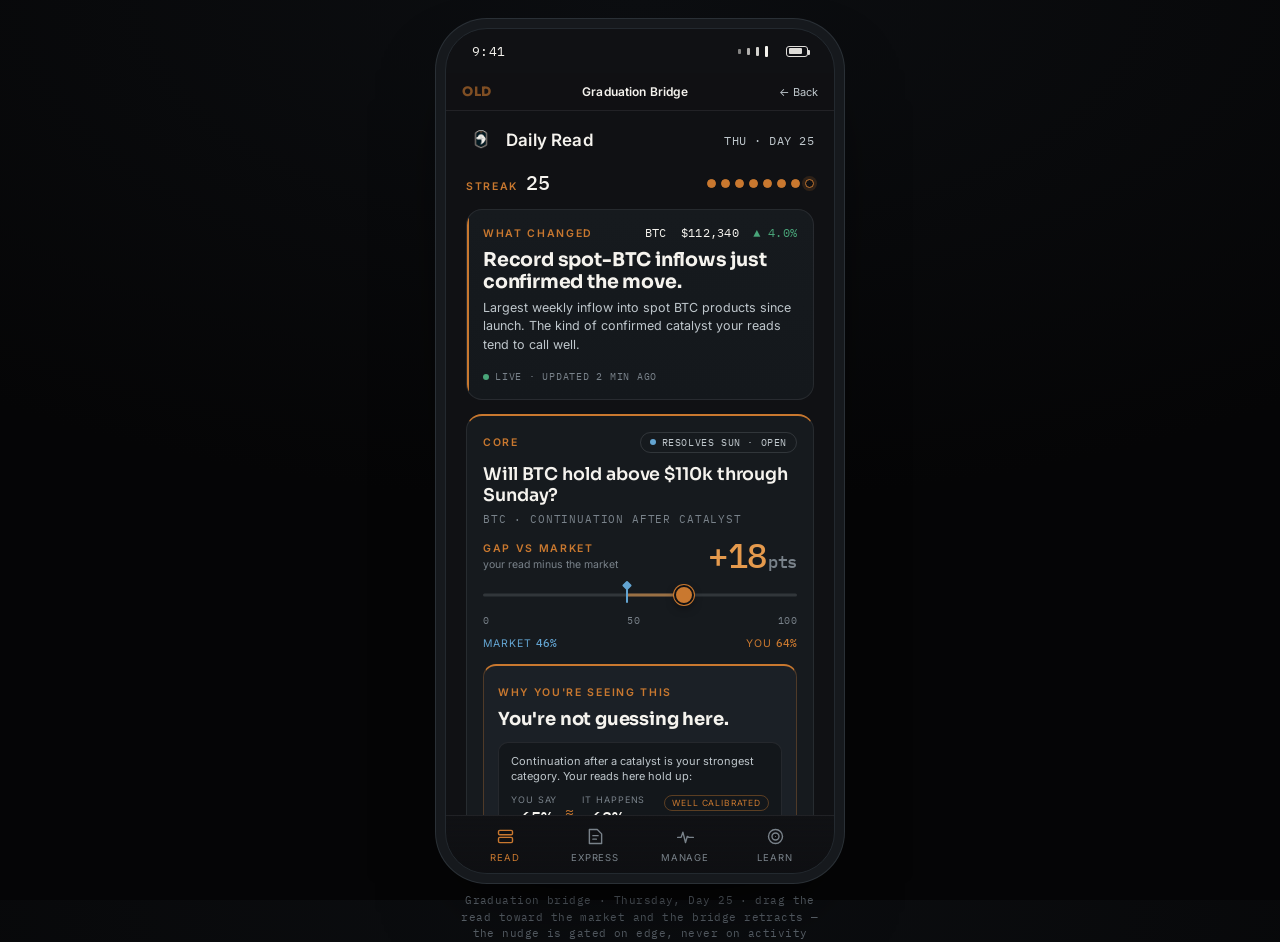
<file: protos/graduation_bridge.html>
<!DOCTYPE html>
<html lang="en">
<head>
<meta charset="utf-8">
<meta name="viewport" content="width=device-width, initial-scale=1">
<title>Old Lucky Dog — Graduation Bridge</title>
<link rel="stylesheet" href="../shared.css">
<script src="../shared.js"></script>
<style>
:root{
  --bg:var(--dark-bg); --surface:var(--dark-surface); --surface-2:var(--dark-surface-2);
  --text:var(--dark-text); --muted:var(--dark-muted); --faint:var(--dark-faint);
  --copper:var(--dark-copper); --copper-bright:var(--dark-copper-bright); --blue:var(--dark-blue);
  --green:var(--dark-green);
  --line:var(--dark-line); --line-2:var(--dark-line-2);
  --sora:var(--font-headline); --inter:var(--font-body); --mono:var(--font-mono);
}
*{box-sizing:border-box;margin:0;padding:0}
html,body{height:100%}
body{font-family:var(--inter);
  background:radial-gradient(120% 80% at 50% 0%, #0c0e11 0%, #050506 70%);
  color:var(--text); -webkit-font-smoothing:antialiased;
  display:flex; align-items:flex-start; justify-content:center; min-height:100vh; padding:28px 16px;}
.stage{display:flex; flex-direction:column; align-items:center; gap:18px}

.phone{width:390px; max-width:100%; height:min(860px,94vh); background:var(--bg);
  border-radius:42px; border:1px solid #23292f;
  box-shadow:0 0 0 9px #16191d,0 0 0 10px #2a3036,0 40px 90px -30px rgba(0,0,0,0.9);
  position:relative; overflow:hidden; display:flex; flex-direction:column;}
.statusbar{flex:0 0 auto; height:44px; display:flex; align-items:center; justify-content:space-between;
  padding:0 26px; font-family:var(--mono); font-size:13px; letter-spacing:.02em; color:var(--text);}
.statusbar .glyphs{display:flex; align-items:center; gap:6px}
.statusbar .bar{width:3px;border-radius:1px;background:var(--text)}
.statusbar .bar.b1{height:5px;opacity:.5}.statusbar .bar.b2{height:7px;opacity:.7}
.statusbar .bar.b3{height:9px;opacity:.85}.statusbar .bar.b4{height:11px}
.statusbar .batt{width:22px;height:11px;border:1px solid var(--text);border-radius:3px;position:relative;opacity:.9}
.statusbar .batt::after{content:"";position:absolute;right:-3px;top:3px;width:2px;height:5px;background:var(--text);border-radius:0 1px 1px 0}
.statusbar .batt::before{content:"";position:absolute;left:1.5px;top:1.5px;bottom:1.5px;width:13px;background:var(--text);border-radius:1px}

.screen{flex:1 1 auto; overflow-y:auto; overflow-x:hidden; padding:6px 20px 18px; position:relative}
.screen::-webkit-scrollbar{width:0}

.appbar{display:flex; align-items:center; justify-content:space-between; padding:8px 0 4px}
.brand{display:flex; align-items:center; gap:10px}
.brand img{height:30px; width:auto; display:block}
.brand .title{font-weight:600; font-size:17px; letter-spacing:.01em}
.appbar .date{font-family:var(--mono); font-size:12px; color:var(--muted); letter-spacing:.04em}
.eyebrow{font-weight:600; font-size:10.5px; letter-spacing:.16em; text-transform:uppercase; color:var(--copper)}

.streak{display:flex; align-items:center; justify-content:space-between; margin:14px 0 2px}
.streak .meta{display:flex; align-items:baseline; gap:8px}
.streak .num{font-family:var(--mono); font-weight:500; font-size:20px; line-height:1}
.pips{display:flex; gap:5px; align-items:center}
.pip{width:9px;height:9px;border-radius:50%;background:transparent;border:1.5px solid var(--line-2)}
.pip.hit{background:var(--copper);border-color:var(--copper)}
.pip.today{border-color:var(--copper);box-shadow:0 0 0 3px rgba(201,120,47,0.16)}

/* catalyst banner */
.catalyst{margin:16px 0 14px; background:linear-gradient(180deg,var(--surface) 0%, #14181c 100%);
  border:1px solid var(--line); border-radius:16px; padding:15px 16px; position:relative; overflow:hidden}
.catalyst::before{content:""; position:absolute; left:0; top:0; bottom:0; width:2px; background:var(--copper)}
.catalyst .top{display:flex; align-items:center; justify-content:space-between; margin-bottom:9px}
.catalyst .tick{font-family:var(--mono); font-size:12px; color:var(--text); letter-spacing:.02em}
.catalyst .tick .up{color:var(--green)}
.catalyst h1{font-family:var(--sora); font-weight:700; font-size:19px; line-height:1.14; letter-spacing:-.01em; margin-bottom:6px}
.catalyst p{font-size:12.5px; color:var(--muted); line-height:1.45}
.catalyst .live{display:inline-flex; align-items:center; gap:6px; font-family:var(--mono); font-size:9.5px; letter-spacing:.08em; color:var(--faint); text-transform:uppercase}
.catalyst .live .ld{width:6px;height:6px;border-radius:50%;background:var(--green);animation:pulse 1.8s ease-in-out infinite}
@keyframes pulse{0%,100%{opacity:.35;transform:scale(.85)}50%{opacity:1;transform:scale(1)}}

/* card */
.card{background:var(--surface); border:1px solid var(--line); border-radius:16px; padding:16px 16px 14px; position:relative}
.card.edge{border-top:2px solid var(--copper)}
.card-top{display:flex; align-items:center; justify-content:space-between; margin-bottom:11px}
.chip{font-family:var(--mono); font-size:10px; letter-spacing:.06em; color:var(--muted);
  border:1px solid var(--line-2); border-radius:999px; padding:3px 9px; display:inline-flex; align-items:center; gap:6px}
.chip .dot{width:6px;height:6px;border-radius:50%;background:var(--blue)}
.q{font-family:var(--sora); font-weight:600; font-size:17.5px; line-height:1.22; letter-spacing:-.005em; margin-bottom:6px}
.sub{font-family:var(--mono); font-size:10.5px; letter-spacing:.08em; color:var(--faint); text-transform:uppercase; margin-bottom:14px}

.gap-row{display:flex; align-items:flex-end; justify-content:space-between; margin-bottom:12px}
.gap-row .lab{display:flex; flex-direction:column; gap:3px}
.gap-row .sublab{font-size:10.5px; color:var(--faint)}
.gap-val{font-family:var(--mono); font-weight:500; font-size:34px; line-height:.9; letter-spacing:-.01em; transition:color .12s ease}
.gap-val .pct{font-size:17px; color:var(--faint); margin-left:1px}

.track{position:relative; height:24px; margin:2px 0 0}
.track-base{position:absolute; top:50%; left:0; right:0; height:3px; transform:translateY(-50%); background:var(--line-2); border-radius:3px}
.fill{position:absolute; top:50%; height:3px; transform:translateY(-50%); border-radius:3px; background:var(--copper); transition:background .12s ease, opacity .12s ease}
.mkt{position:absolute; top:50%; width:2px; height:16px; transform:translate(-50%,-50%); background:var(--blue); border-radius:2px}
.mkt::after{content:""; position:absolute; left:50%; top:-5px; width:7px;height:7px; transform:translate(-50%,0) rotate(45deg); background:var(--blue); border-radius:1px}
.you{position:absolute; top:50%; width:20px; height:20px; transform:translate(-50%,-50%); background:var(--copper); border:2.5px solid var(--bg); border-radius:50%; cursor:grab; touch-action:none;
  box-shadow:0 0 0 1px var(--copper), 0 4px 10px -2px rgba(0,0,0,.6); transition:transform .08s ease, box-shadow .12s ease}
.you:active{cursor:grabbing}
.you.drag{transform:translate(-50%,-50%) scale(1.12); box-shadow:0 0 0 1px var(--copper-bright),0 0 0 8px rgba(201,120,47,.14),0 6px 14px -2px rgba(0,0,0,.7)}
.you:focus-visible{outline:none; box-shadow:0 0 0 1px var(--copper),0 0 0 6px rgba(99,164,209,.45)}
.you .hit{position:absolute; inset:-12px}
.scale{display:flex; justify-content:space-between; font-family:var(--mono); font-size:9.5px; color:var(--faint); margin-top:7px; letter-spacing:.04em}
.labels{display:flex; justify-content:space-between; margin-top:9px; font-size:10.5px; letter-spacing:.1em; text-transform:uppercase}
.labels .mkt-label{color:var(--blue)} .labels .you-label{color:var(--copper)}
.labels b{font-family:var(--mono); font-weight:500; letter-spacing:0}

/* ---------- the bridge ---------- */
.bridge{margin-top:14px}
.bridge-on{background:var(--surface-2); border:1px solid rgba(201,120,47,0.30); border-top:2px solid var(--copper);
  border-radius:13px; padding:14px 14px 13px;
  animation:reveal .28s ease both}
@keyframes reveal{from{opacity:0; transform:translateY(6px)}to{opacity:1; transform:translateY(0)}}
.bridge-lead{font-family:var(--sora); font-weight:700; font-size:18px; letter-spacing:-.01em; margin:8px 0 12px}

.calib{background:rgba(13,14,17,0.5); border:1px solid var(--line); border-radius:10px; padding:11px 12px; margin-bottom:12px}
.calib-head{font-size:11px; color:var(--muted); margin-bottom:10px; line-height:1.35}
.calib-row{display:flex; align-items:center; gap:10px; flex-wrap:wrap}
.cstat{display:flex; flex-direction:column; gap:2px}
.cstat .ck{font-size:9px; letter-spacing:.1em; text-transform:uppercase; color:var(--faint)}
.cstat .cv{font-family:var(--mono); font-weight:500; font-size:17px; color:var(--text)}
.approx{font-family:var(--mono); font-size:15px; color:var(--copper); margin:0 -2px}
.cmeta{margin-left:auto; display:flex; flex-direction:column; align-items:flex-end; gap:4px}
.cmeta .tag{font-size:8.5px; letter-spacing:.1em; text-transform:uppercase; color:var(--copper);
  border:1px solid rgba(201,120,47,0.4); border-radius:999px; padding:2px 7px}
.cmeta .n{font-family:var(--mono); font-size:10px; color:var(--faint)}

.bridge-synth{font-size:12.5px; color:var(--muted); line-height:1.5; margin-bottom:13px}
.bridge-synth b{font-family:var(--mono); font-weight:500; color:var(--text)}
.bridge-div{height:1px; background:var(--line); margin:0 0 12px}
.threshold{font-size:12px; color:var(--copper); font-style:normal; margin-bottom:13px; letter-spacing:.005em}

.cta-row{display:flex; align-items:center; gap:12px}
.btn-primary{flex:1; appearance:none; border:none; cursor:pointer; font-family:var(--inter); font-weight:600; font-size:14px;
  color:var(--bg); background:var(--text); border-radius:11px; padding:13px 16px; letter-spacing:.005em; transition:transform .08s ease, filter .12s ease}
.btn-primary:hover{filter:brightness(.93)} .btn-primary:active{transform:scale(.985)}
.btn-ghost{appearance:none; background:none; border:none; cursor:pointer; font-family:var(--inter); font-size:13px; color:var(--faint); padding:10px 4px}
.btn-ghost:hover{color:var(--muted)}

/* collapsed (no-edge) bridge state */
.bridge-off{display:none; background:rgba(13,14,17,0.4); border:1px dashed var(--line-2); border-radius:13px; padding:13px 14px;
  animation:reveal .24s ease both}
.bridge-off .off-note{font-size:12px; color:var(--muted); line-height:1.5; margin-bottom:10px}
.bridge-off .off-note b{color:var(--text)}
.btn-link{appearance:none; background:none; border:none; cursor:pointer; font-family:var(--inter); font-weight:500; font-size:12.5px; color:var(--faint); padding:2px 0; letter-spacing:.01em}
.btn-link:hover{color:var(--copper)}
.bridge[data-state="off"] .bridge-on{display:none}
.bridge[data-state="off"] .bridge-off{display:block}

/* resolved evidence strip */
.resolved{display:flex; align-items:flex-start; gap:9px; margin-top:14px; padding:11px 14px;
  background:rgba(73,165,121,0.05); border:1px solid rgba(73,165,121,0.18); border-radius:12px}
.resolved .ck{flex:0 0 auto; width:16px;height:16px;border-radius:50%; border:1.5px solid var(--green); color:var(--green);
  display:flex; align-items:center; justify-content:center; font-size:10px; margin-top:1px}
.resolved p{font-size:11.5px; color:var(--muted); line-height:1.4}
.resolved p b{color:var(--text); font-weight:600}

.practice{display:flex; justify-content:center; margin:16px 0 4px}
.practice .pill{display:inline-flex; align-items:center; gap:8px; font-family:var(--mono); font-size:10px; letter-spacing:.1em; color:var(--faint); text-transform:uppercase}
.practice .pdot{width:6px;height:6px;border-radius:50%;background:var(--copper);opacity:.8}

.tabbar{flex:0 0 auto; display:flex; justify-content:space-around; align-items:center;
  padding:10px 14px calc(10px + env(safe-area-inset-bottom,8px)); border-top:1px solid var(--line);
  background:linear-gradient(180deg, rgba(22,26,30,0) 0%, rgba(13,14,17,.6) 100%)}
.tab{display:flex; flex-direction:column; align-items:center; gap:5px; color:var(--faint);
  font-size:9.5px; letter-spacing:.1em; text-transform:uppercase; cursor:pointer; flex:1; transition:color .2s ease}
.tab svg{width:21px;height:21px;display:block}
.tab.active{color:var(--copper)}
.tab.flash{color:var(--copper-bright); animation:flash 1.4s ease}
@keyframes flash{0%,100%{color:var(--faint)}30%,60%{color:var(--copper-bright)}}
.tab .ico{stroke:currentColor; fill:none; stroke-width:1.6; stroke-linecap:round; stroke-linejoin:round}

/* toast */
.toast{position:absolute; left:50%; bottom:18px; transform:translate(-50%,14px); opacity:0; pointer-events:none;
  background:var(--text); color:var(--bg); font-family:var(--inter); font-weight:600; font-size:12.5px;
  padding:11px 16px; border-radius:11px; box-shadow:0 12px 30px -8px rgba(0,0,0,.7); transition:opacity .25s ease, transform .25s ease; white-space:nowrap; z-index:5}
.toast.show{opacity:1; transform:translate(-50%,0)}
.toast .arr{color:var(--copper); margin-left:4px}

.caption{font-family:var(--mono); font-size:11px; color:#5b636b; letter-spacing:.04em; text-align:center; max-width:380px; line-height:1.5}

@media (prefers-reduced-motion: reduce){*{animation:none!important; transition:none!important}}
@media (max-width:430px){body{padding:0}.phone{border-radius:0;height:100vh;border:none;box-shadow:none}.caption{display:none}}
</style>
</head>
<body>
<div class="stage">
  <div class="phone">
    <div class="statusbar">
      <span>9:41</span>
      <span class="glyphs"><span class="bar b1"></span><span class="bar b2"></span><span class="bar b3"></span><span class="bar b4"></span><span style="width:6px"></span><span class="batt"></span></span>
    </div>

    <nav class="old-topnav">
      <a href="../index.html" class="old-topnav-logo" style="font-family:var(--font-headline);font-weight:800;font-size:13px;color:var(--dark-copper);text-decoration:none;letter-spacing:.04em">OLD</a>
      <span class="old-topnav-title">Graduation Bridge</span>
      <button class="old-topnav-back" onclick="OLD.nav.back()">&#8592; Back</button>
    </nav>

    <div class="screen">
      <div class="appbar">
        <div class="brand"><img src="[data-uri]" alt="Old Lucky Dog"><span class="title">Daily Read</span></div>
        <span class="date">THU &middot; DAY 25</span>
      </div>

      <div class="streak">
        <div class="meta"><span class="eyebrow">Streak</span><span class="num">25</span></div>
        <div class="pips">
          <span class="pip hit"></span><span class="pip hit"></span><span class="pip hit"></span>
          <span class="pip hit"></span><span class="pip hit"></span><span class="pip hit"></span>
          <span class="pip hit"></span><span class="pip today"></span>
        </div>
      </div>

      <!-- catalyst -->
      <div class="catalyst">
        <div class="top">
          <span class="eyebrow">What changed</span>
          <span class="tick">BTC&nbsp; $112,340 &nbsp;<span class="up">&#9650; 4.0%</span></span>
        </div>
        <h1>Record spot-BTC inflows just confirmed the move.</h1>
        <p>Largest weekly inflow into spot BTC products since launch. The kind of confirmed catalyst your reads tend to call well.</p>
        <div style="margin-top:10px"><span class="live"><span class="ld"></span>Live &middot; updated 2 min ago</span></div>
      </div>

      <!-- BTC bridge card -->
      <article class="card edge" id="btc" data-market="46" data-you="64">
        <div class="card-top">
          <span class="eyebrow">Core</span>
          <span class="chip"><span class="dot"></span>RESOLVES SUN &middot; OPEN</span>
        </div>
        <h2 class="q">Will BTC hold above $110k through Sunday?</h2>
        <div class="sub">BTC &middot; continuation after catalyst</div>

        <div class="gap-row">
          <span class="lab"><span class="eyebrow">Gap vs market</span><span class="sublab">your read minus the market</span></span>
          <span class="gap-val"></span>
        </div>
        <div class="track">
          <div class="track-base"></div><div class="fill"></div>
          <div class="mkt"></div>
          <div class="you" tabindex="0" role="slider" aria-label="Your probability" aria-valuemin="0" aria-valuemax="100"><span class="hit"></span></div>
        </div>
        <div class="scale"><span>0</span><span>50</span><span>100</span></div>
        <div class="labels"><span class="mkt-label">Market <b></b></span><span class="you-label">You <b></b></span></div>

        <!-- the bridge -->
        <div class="bridge" data-state="on">
          <div class="bridge-on">
            <span class="eyebrow">Why you're seeing this</span>
            <p class="bridge-lead">You're not guessing here.</p>
            <div class="calib">
              <div class="calib-head">Continuation after a catalyst is your strongest category. Your reads here hold up:</div>
              <div class="calib-row">
                <div class="cstat"><span class="ck">You say</span><span class="cv">~65%</span></div>
                <span class="approx">&asymp;</span>
                <div class="cstat"><span class="ck">It happens</span><span class="cv">~63%</span></div>
                <div class="cmeta"><span class="tag">Well calibrated</span><span class="n">n&nbsp;=&nbsp;14</span></div>
              </div>
            </div>
            <p class="bridge-synth">Right now: your <b id="bs-you">64%</b> against the market&rsquo;s <b id="bs-mkt">46%</b> &mdash; an <b id="bs-gap">18-pt</b> gap, on a confirmed catalyst.</p>
            <div class="bridge-div"></div>
            <p class="threshold">This is where a read becomes a position.</p>
            <div class="cta-row">
              <button class="btn-primary" id="cta">Build a Belief Ticket</button>
              <button class="btn-ghost" id="notnow">Not now</button>
            </div>
          </div>
          <div class="bridge-off">
            <p class="off-note">You&rsquo;re sitting close to the market here &mdash; <b>no edge to express yet.</b> Move your read if you see it differently, and we&rsquo;ll flag it.</p>
            <button class="btn-link" id="ctaAnyway">Express anyway &rarr;</button>
          </div>
        </div>
      </article>

      <!-- resolved evidence -->
      <div class="resolved">
        <span class="ck">&#10003;</span>
        <p><b>NVDA continuation held.</b> Your Tuesday read landed &mdash; that&rsquo;s another point in your strongest category, added to the calibration above.</p>
      </div>

      <div class="practice"><span class="pill"><span class="pdot"></span>Forecasting is free &middot; a ticket puts money to work</span></div>

      <div class="toast" id="toast">Opening the Belief Ticket<span class="arr">&rarr;</span></div>
    </div>

    <nav class="tabbar">
      <div class="tab active">
        <svg viewBox="0 0 24 24"><g class="ico"><rect x="4" y="5" width="16" height="5" rx="1.5"/><rect x="4" y="13" width="16" height="6" rx="1.5"/></g></svg>Read
      </div>
      <div class="tab" id="tab-express">
        <svg viewBox="0 0 24 24"><g class="ico"><path d="M5 4h9l5 5v11H5z"/><path d="M9 11h6M9 15h4"/></g></svg>Express
      </div>
      <div class="tab">
        <svg viewBox="0 0 24 24"><g class="ico"><path d="M3 13h4l2-6 3 12 2-7 2 1h5"/></g></svg>Manage
      </div>
      <div class="tab">
        <svg viewBox="0 0 24 24"><g class="ico"><circle cx="12" cy="12" r="8"/><circle cx="12" cy="12" r="4"/><circle cx="12" cy="12" r="0.6" fill="currentColor" stroke="none"/></g></svg>Learn
      </div>
    </nav>
  </div>

  <div class="caption">Graduation bridge &middot; Thursday, Day 25 &middot; drag the read toward the market and the bridge retracts &mdash; the nudge is gated on edge, never on activity</div>
</div>

<script>
(function(){
  var THRESH = 8; // points of gap needed before we surface the bridge
  function hexToRgb(h){h=h.replace('#','');return [parseInt(h.slice(0,2),16),parseInt(h.slice(2,4),16),parseInt(h.slice(4,6),16)];}
  function lerp(a,b,t){var A=hexToRgb(a),B=hexToRgb(b);return 'rgb('+Math.round(A[0]+(B[0]-A[0])*t)+','+Math.round(A[1]+(B[1]-A[1])*t)+','+Math.round(A[2]+(B[2]-A[2])*t)+')';}
  function gapColor(abs){if(abs<=2)return '#8C9296';var t=Math.min((abs-2)/16,1);return lerp('#9A6B3A','#E59A4D',t);}
  function fillOpacity(abs){if(abs<=2)return 0.10;return 0.16+0.42*Math.min((abs-2)/16,1);}

  var card=document.getElementById('btc');
  var market=+card.dataset.market, you=+card.dataset.you;
  var track=card.querySelector('.track'), fill=card.querySelector('.fill');
  var mkt=card.querySelector('.mkt'), handle=card.querySelector('.you');
  var gapVal=card.querySelector('.gap-val'), gapRow=card.querySelector('.gap-row');
  var mktB=card.querySelector('.mkt-label b'), youB=card.querySelector('.you-label b');
  var bridge=card.querySelector('.bridge');
  var bsYou=document.getElementById('bs-you'), bsMkt=document.getElementById('bs-mkt'), bsGap=document.getElementById('bs-gap');

  mkt.style.left=market+'%'; mktB.textContent=market+'%'; bsMkt.textContent=market+'%';

  function render(){
    handle.style.left=you+'%'; handle.setAttribute('aria-valuenow',you); youB.textContent=you+'%';
    var lo=Math.min(you,market), hi=Math.max(you,market);
    fill.style.left=lo+'%'; fill.style.width=(hi-lo)+'%';
    var gap=you-market, abs=Math.abs(gap);
    var sign=gap>0?'+':(gap<0?'\u2212':'');
    gapVal.innerHTML=sign+abs+'<span class="pct">pts</span>';
    var c=gapColor(abs); gapVal.style.color=c; fill.style.background=c; fill.style.opacity=fillOpacity(abs);
    gapRow.style.opacity=abs<=2?0.62:1;
    // bridge is edge-gated
    bridge.setAttribute('data-state', abs>=THRESH ? 'on':'off');
    bsYou.textContent=you+'%'; bsGap.textContent=sign+abs+'-pt';
  }
  render();

  var dragging=false;
  function setFromX(x){var r=track.getBoundingClientRect();you=Math.max(0,Math.min(100,Math.round((x-r.left)/r.width*100)));render();}
  handle.addEventListener('pointerdown',function(e){dragging=true;handle.classList.add('drag');handle.setPointerCapture(e.pointerId);e.preventDefault();});
  handle.addEventListener('pointermove',function(e){if(dragging)setFromX(e.clientX);});
  handle.addEventListener('pointerup',function(){dragging=false;handle.classList.remove('drag');});
  handle.addEventListener('pointercancel',function(){dragging=false;handle.classList.remove('drag');});
  track.addEventListener('pointerdown',function(e){if(e.target===handle||handle.contains(e.target))return;setFromX(e.clientX);});
  handle.addEventListener('keydown',function(e){var d=0;if(e.key==='ArrowRight'||e.key==='ArrowUp')d=1;else if(e.key==='ArrowLeft'||e.key==='ArrowDown')d=-1;else if(e.key==='PageUp')d=5;else if(e.key==='PageDown')d=-5;else return;e.preventDefault();you=Math.max(0,Math.min(100,you+d));render();});

  var toast=document.getElementById('toast'), tExpress=document.getElementById('tab-express');
  function handoff(){
    OLD.state.set('graduation_bridge_cta', {
      source_forecast_id: 'btc_thu_d25',
      ticker: 'BTC',
      implied_prob: market,
      user_prob: you
    });
    toast.classList.add('show'); tExpress.classList.add('flash');
    setTimeout(function(){OLD.nav.goTo('belief_ticket');},1200);
  }
  document.getElementById('cta').addEventListener('click',handoff);
  document.getElementById('ctaAnyway').addEventListener('click',handoff);
  document.getElementById('notnow').addEventListener('click',function(){
    toast.textContent='Saved to your watch — no money committed';
    toast.classList.add('show'); setTimeout(function(){toast.classList.remove('show');},1700);
  });
})();
</script>
</body>
</html>
</file>
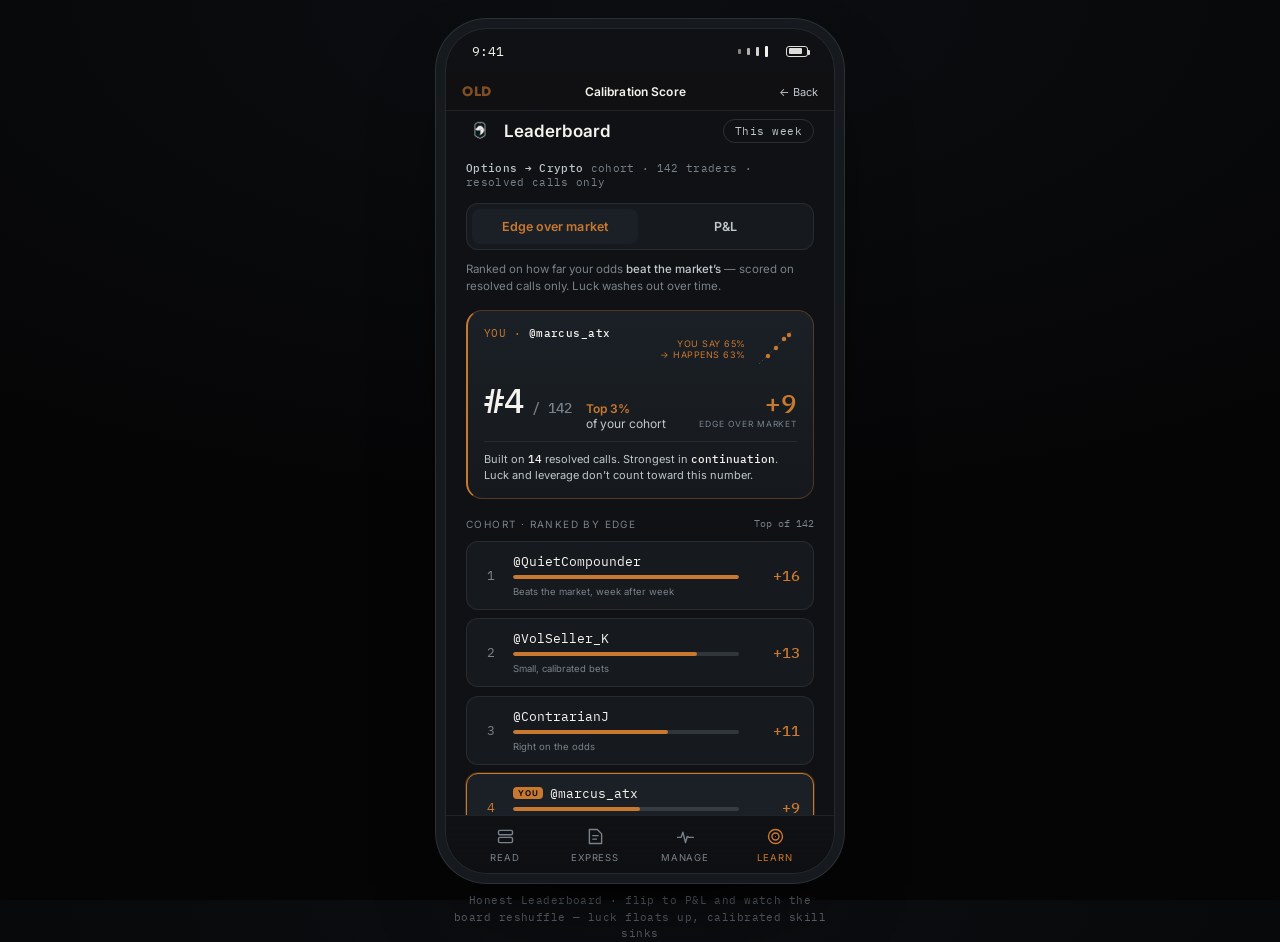
<file: protos/honest_leaderboard.html>
<!DOCTYPE html>
<html lang="en">
<head>
<meta charset="utf-8">
<meta name="viewport" content="width=device-width, initial-scale=1">
<title>Old Lucky Dog — Honest Leaderboard</title>
<link rel="stylesheet" href="../shared.css">
<script src="../shared.js"></script>
<style>
:root{
  --bg:var(--dark-bg); --surface:var(--dark-surface); --surface-2:var(--dark-surface-2);
  --text:var(--dark-text); --muted:var(--dark-muted); --faint:var(--dark-faint);
  --copper:var(--dark-copper); --copper-bright:var(--dark-copper-bright); --blue:var(--dark-blue);
  --green:var(--dark-green); --red:var(--dark-red);
  --line:var(--dark-line); --line-2:var(--dark-line-2);
  --sora:var(--font-headline); --inter:var(--font-body); --mono:var(--font-mono);
}
*{box-sizing:border-box;margin:0;padding:0}
html,body{height:100%}
body{font-family:var(--inter);background:radial-gradient(120% 80% at 50% 0%, #0c0e11 0%, #050506 70%);
  color:var(--text);-webkit-font-smoothing:antialiased;display:flex;align-items:flex-start;justify-content:center;min-height:100vh;padding:28px 16px;}
.stage{display:flex;flex-direction:column;align-items:center;gap:18px}
.phone{width:390px;max-width:100%;height:min(860px,94vh);background:var(--bg);border-radius:42px;border:1px solid #23292f;
  box-shadow:0 0 0 9px #16191d,0 0 0 10px #2a3036,0 40px 90px -30px rgba(0,0,0,0.9);position:relative;overflow:hidden;display:flex;flex-direction:column;}
.statusbar{flex:0 0 auto;height:44px;display:flex;align-items:center;justify-content:space-between;padding:0 26px;font-family:var(--mono);font-size:13px;color:var(--text);}
.statusbar .glyphs{display:flex;align-items:center;gap:6px}
.statusbar .bar{width:3px;border-radius:1px;background:var(--text)}
.statusbar .bar.b1{height:5px;opacity:.5}.statusbar .bar.b2{height:7px;opacity:.7}.statusbar .bar.b3{height:9px;opacity:.85}.statusbar .bar.b4{height:11px}
.statusbar .batt{width:22px;height:11px;border:1px solid var(--text);border-radius:3px;position:relative;opacity:.9}
.statusbar .batt::after{content:"";position:absolute;right:-3px;top:3px;width:2px;height:5px;background:var(--text);border-radius:0 1px 1px 0}
.statusbar .batt::before{content:"";position:absolute;left:1.5px;top:1.5px;bottom:1.5px;width:13px;background:var(--text);border-radius:1px}
.eyebrow{font-weight:600;font-size:10.5px;letter-spacing:.16em;text-transform:uppercase;color:var(--copper)}

.appbar{flex:0 0 auto;display:flex;align-items:center;justify-content:space-between;padding:6px 20px 8px}
.brand{display:flex;align-items:center;gap:10px}
.brand img{height:28px;width:auto;display:block}
.brand .title{font-weight:600;font-size:17px}
.tf{font-family:var(--mono);font-size:11px;color:var(--muted);border:1px solid var(--line-2);border-radius:999px;padding:4px 11px;letter-spacing:.04em}

.screen{flex:1 1 auto;overflow-y:auto;overflow-x:hidden;padding:8px 20px 16px}
.screen::-webkit-scrollbar{width:0}
.cohort{font-family:var(--mono);font-size:11px;color:var(--faint);letter-spacing:.03em;margin-bottom:14px}
.cohort b{color:var(--muted);font-weight:500}

/* toggle */
.toggle{display:flex;gap:5px;background:var(--surface);border:1px solid var(--line);border-radius:12px;padding:5px;margin-bottom:11px}
.toggle button{flex:1;appearance:none;border:none;background:none;cursor:pointer;font-family:var(--inter);font-size:12.5px;font-weight:600;color:var(--muted);padding:10px 6px;border-radius:8px;letter-spacing:.005em;transition:background .15s,color .15s}
.toggle button.on{background:var(--surface-2);color:var(--copper)}
.toggle button.on.pnl{color:var(--green)}
.explain{font-size:11.5px;color:var(--faint);line-height:1.45;margin-bottom:16px;min-height:33px}
.explain b{color:var(--muted);font-weight:500}

/* position card */
.poscard{background:linear-gradient(180deg,var(--surface-2) 0%, #15191d 100%);border:1px solid rgba(201,120,47,.32);
  border-left:2px solid var(--copper);border-radius:16px;padding:15px 16px;margin-bottom:18px}
.poscard .pc-top{display:flex;align-items:flex-start;justify-content:space-between;margin-bottom:13px}
.poscard .who{font-family:var(--mono);font-size:11px;color:var(--copper);letter-spacing:.04em}
.poscard .who b{color:var(--text);font-weight:500}
.poscard .calib{display:flex;align-items:center;gap:9px}
.calib .mini{flex:0 0 auto}
.calib .mini svg{width:42px;height:42px;overflow:visible}
.calib .ctext{font-size:9px;letter-spacing:.06em;text-transform:uppercase;color:var(--copper);text-align:right;line-height:1.3}
.poscard .pc-main{display:flex;align-items:baseline;gap:14px;margin-bottom:10px}
.poscard .rank{font-family:var(--mono);font-weight:500;font-size:34px;line-height:.9}
.poscard .rank small{font-size:14px;color:var(--faint)}
.poscard .pctile{font-size:12px;color:var(--muted)}
.poscard .pctile b{color:var(--copper);font-weight:600}
.poscard .edge{margin-left:auto;text-align:right}
.poscard .edge .ev{font-family:var(--mono);font-weight:500;font-size:26px;color:var(--copper);line-height:1}
.poscard .edge .el{font-size:8.5px;letter-spacing:.1em;text-transform:uppercase;color:var(--faint);margin-top:3px}
.poscard .pc-foot{font-size:11px;color:var(--muted);border-top:1px solid var(--line);padding-top:10px;line-height:1.4}
.poscard .pc-foot b{font-family:var(--mono);font-weight:500;color:var(--text)}
.poscard .pnl-aside{font-size:11px;color:var(--faint);margin-top:7px;font-style:normal}
.poscard .pnl-aside b{font-family:var(--mono);color:var(--green);font-style:normal}

/* pnl warning banner */
.warn{display:none;background:rgba(217,104,93,.06);border:1px solid rgba(217,104,93,.3);border-radius:13px;padding:13px 14px;margin-bottom:16px}
.warn.show{display:block}
.warn .wt{font-family:var(--sora);font-weight:600;font-size:14px;color:var(--red);margin-bottom:5px}
.warn p{font-size:11.5px;color:var(--muted);line-height:1.45}

.seclabel{display:flex;align-items:center;justify-content:space-between;margin-bottom:11px}
.seclabel .sl{font-size:10px;letter-spacing:.14em;text-transform:uppercase;color:var(--faint)}
.seclabel .sm{font-family:var(--mono);font-size:9.5px;color:var(--faint)}

/* list */
.list{display:flex;flex-direction:column;gap:8px}
.lrow{display:flex;align-items:center;gap:11px;background:var(--surface);border:1px solid var(--line);border-radius:12px;padding:11px 13px;will-change:transform}
.lrow.you{border-color:var(--copper);background:var(--surface-2);box-shadow:0 0 0 1px rgba(201,120,47,.25)}
.lrow .lrank{font-family:var(--mono);font-size:13px;color:var(--faint);width:22px;flex:0 0 auto;text-align:center}
.lrow.you .lrank{color:var(--copper)}
.lrow .lmid{flex:1;min-width:0}
.lrow .lh{font-family:var(--mono);font-size:12.5px;color:var(--text);margin-bottom:6px;display:flex;align-items:center;gap:7px}
.lrow .lh .youtag{font-family:var(--inter);font-size:8px;font-weight:700;letter-spacing:.1em;color:var(--bg);background:var(--copper);border-radius:4px;padding:1px 5px}
.lrow .lbarwrap{height:4px;background:var(--line-2);border-radius:3px;overflow:hidden}
.lrow .lbar{height:100%;border-radius:3px}
.lrow .ltag{font-size:9.5px;color:var(--faint);margin-top:7px;line-height:1.3}
.lrow .ltag.flag{color:var(--copper)}
.lrow .lval{font-family:var(--mono);font-weight:500;font-size:15px;flex:0 0 auto;text-align:right;min-width:50px}

.foot{font-size:10px;color:var(--faint);line-height:1.5;margin-top:16px;padding-top:13px;border-top:1px solid var(--line)}
.foot b{color:var(--muted);font-weight:500}

.tabbar{flex:0 0 auto;display:flex;justify-content:space-around;align-items:center;padding:10px 14px calc(10px + env(safe-area-inset-bottom,8px));border-top:1px solid var(--line);background:linear-gradient(180deg,rgba(22,26,30,0),rgba(13,14,17,.6))}
.tab{display:flex;flex-direction:column;align-items:center;gap:5px;color:var(--faint);font-size:9.5px;letter-spacing:.1em;text-transform:uppercase;cursor:pointer;flex:1}
.tab svg{width:21px;height:21px}.tab.active{color:var(--copper)}
.tab .ico{stroke:currentColor;fill:none;stroke-width:1.6;stroke-linecap:round;stroke-linejoin:round}
.caption{font-family:var(--mono);font-size:11px;color:#5b636b;letter-spacing:.04em;text-align:center;max-width:380px;line-height:1.5}
@media (prefers-reduced-motion: reduce){.lrow{transition:none!important}}
@media (max-width:430px){body{padding:0}.phone{border-radius:0;height:100vh;border:none;box-shadow:none}.caption{display:none}}
</style>
</head>
<body>
<div class="stage">
  <div class="phone">
    <div class="statusbar"><span>9:41</span>
      <span class="glyphs"><span class="bar b1"></span><span class="bar b2"></span><span class="bar b3"></span><span class="bar b4"></span><span style="width:6px"></span><span class="batt"></span></span>
    </div>

    <nav class="old-topnav">
      <a href="../index.html" class="old-topnav-logo" style="font-family:var(--font-headline);font-weight:800;font-size:13px;color:var(--dark-copper);text-decoration:none;letter-spacing:.04em">OLD</a>
      <span class="old-topnav-title">Calibration Score</span>
      <button class="old-topnav-back" onclick="OLD.nav.back()">&#8592; Back</button>
    </nav>

    <div class="appbar">
      <div class="brand"><img src="[data-uri]" alt="Old Lucky Dog"><span class="title">Leaderboard</span></div>
      <span class="tf">This week</span>
    </div>

    <div class="screen">
      <div class="cohort"><b>Options &rarr; Crypto</b> cohort &middot; 142 traders &middot; resolved calls only</div>

      <div class="toggle">
        <button class="on" data-m="edge" id="t-edge">Edge over market</button>
        <button data-m="pnl" id="t-pnl">P&amp;L</button>
      </div>
      <div class="explain" id="explain"></div>

      <div class="poscard" id="poscard"></div>

      <div class="warn" id="warn">
        <div class="wt">This is the casino view.</div>
        <p>The biggest P&amp;L belongs to the thinnest edge &mdash; one lucky bet, or leverage. Real skill disappears into the noise. Most apps rank you here. We don&rsquo;t.</p>
      </div>

      <div class="seclabel"><span class="sl" id="seclabel">Cohort &middot; ranked by edge</span><span class="sm">Top of 142</span></div>
      <div class="list" id="list"></div>

      <div class="foot" id="foot"></div>
    </div>

    <nav class="tabbar">
      <div class="tab"><svg viewBox="0 0 24 24"><g class="ico"><rect x="4" y="5" width="16" height="5" rx="1.5"/><rect x="4" y="13" width="16" height="6" rx="1.5"/></g></svg>Read</div>
      <div class="tab"><svg viewBox="0 0 24 24"><g class="ico"><path d="M5 4h9l5 5v11H5z"/><path d="M9 11h6M9 15h4"/></g></svg>Express</div>
      <div class="tab"><svg viewBox="0 0 24 24"><g class="ico"><path d="M3 13h4l2-6 3 12 2-7 2 1h5"/></g></svg>Manage</div>
      <div class="tab active"><svg viewBox="0 0 24 24"><g class="ico"><circle cx="12" cy="12" r="8"/><circle cx="12" cy="12" r="4"/><circle cx="12" cy="12" r="0.6" fill="currentColor" stroke="none"/></g></svg>Learn</div>
    </nav>
  </div>
  <div class="caption">Honest Leaderboard &middot; flip to P&amp;L and watch the board reshuffle &mdash; luck floats up, calibrated skill sinks</div>
</div>

<script>
(function(){
  // Surface any resolved trade handed off from thesis_monitor
  var cal = OLD.state.get('calibration_score');
  if (cal && cal.outcome != null) {
    var note = document.createElement('div');
    note.style.cssText = 'background:rgba(201,120,47,.08);border:1px solid rgba(201,120,47,.3);border-radius:12px;padding:11px 14px;margin:0 20px 14px;font-size:11.5px;color:var(--muted);line-height:1.45';
    note.innerHTML = 'Just resolved: <b style="color:var(--dark-text)">' + (cal.ticker||'') + '</b> &mdash; your belief was <b style="color:var(--dark-copper)">' + (cal.original_belief||'?') + '%</b>, outcome: <b style="color:var(--dark-' + (cal.outcome?'green':'red') + ')">' + (cal.outcome?'correct':'incorrect') + '</b>. Added to your calibration.';
    var screen = document.querySelector('.screen');
    if (screen) screen.insertBefore(note, screen.firstChild);
  }

  var P=[
    {h:'QuietCompounder', edge:16, pnl:7000,  tag:'Beats the market, week after week'},
    {h:'VolSeller_K',     edge:13, pnl:3000,  tag:'Small, calibrated bets'},
    {h:'ContrarianJ',     edge:11, pnl:-4000, tag:'Right on the odds', tagPnl:'Right on the odds \u2014 mistimed the entry'},
    {h:'marcus_atx',      edge:9,  pnl:5000,  tag:'Sharp on continuation', you:true},
    {h:'GridBot_77',      edge:8,  pnl:9000,  tag:'Steady, rules-based'},
    {h:'SwingRaider',     edge:6,  pnl:22000, tag:'Active swing trader', tagPnl:'Big P&L, thin edge \u2014 mostly leverage'},
    {h:'MarketHugger',    edge:1,  pnl:1000,  tag:'Mostly agrees with the market'},
    {h:'LuckyLong99',     edge:-4, pnl:48000, tag:'One huge bet', tagPnl:'Got lucky once \u2014 negative edge'}
  ];
  var mode='edge';
  var listEl=document.getElementById('list');
  function money(v){var s=v<0?'\u2212':'+';return s+'$'+Math.abs(v).toLocaleString();}

  function sorted(){return P.slice().sort(function(a,b){return mode==='edge'?b.edge-a.edge:b.pnl-a.pnl;});}

  function renderList(){
    var rows=sorted();
    var maxAbs = mode==='edge' ? 16 : 48000;
    listEl.innerHTML=rows.map(function(p,i){
      var val = mode==='edge' ? (p.edge>0?'+':p.edge<0?'\u2212':'')+Math.abs(p.edge) : money(p.pnl);
      var barW, barColor, valColor;
      if(mode==='edge'){
        barW=Math.max(Math.abs(p.edge)/maxAbs*100,3);
        barColor = p.edge>0?'var(--copper)':'var(--faint)';
        valColor = p.edge>0?'var(--copper)':'var(--faint)';
      } else {
        barW=Math.max(Math.abs(p.pnl)/maxAbs*100,3);
        barColor = p.pnl>=0?'var(--green)':'var(--red)';
        valColor = p.pnl>=0?'var(--green)':'var(--red)';
      }
      var tag = (mode==='pnl' && p.tagPnl) ? p.tagPnl : p.tag;
      var tagCls = (mode==='pnl' && p.tagPnl) ? 'ltag flag' : 'ltag';
      var name = p.you ? 'YOU &middot; @'+p.h : '@'+p.h;
      return '<div class="lrow'+(p.you?' you':'')+'" data-h="'+p.h+'">'+
        '<span class="lrank">'+(i+1)+'</span>'+
        '<div class="lmid"><div class="lh">'+(p.you?'<span class="youtag">YOU</span>':'')+'@'+p.h+'</div>'+
          '<div class="lbarwrap"><div class="lbar" style="width:'+barW+'%;background:'+barColor+'"></div></div>'+
          '<div class="'+tagCls+'">'+tag+'</div></div>'+
        '<span class="lval" style="color:'+valColor+'">'+val+'</span></div>';
    }).join('');
  }

  function renderPosition(){
    var p=P.find(function(x){return x.you;});
    var miniCalib='<svg viewBox="0 0 42 42">'+
      '<line x1="4" y1="38" x2="38" y2="4" stroke="rgba(191,199,204,.25)" stroke-width="1" stroke-dasharray="2 2"/>'+
      '<circle cx="13" cy="30" r="2.2" fill="var(--copper)"/><circle cx="21" cy="22" r="2.2" fill="var(--copper)"/>'+
      '<circle cx="29" cy="13" r="2.2" fill="var(--copper)"/><circle cx="34" cy="9" r="2.2" fill="var(--copper)"/></svg>';
    var pnlAside = mode==='pnl' ? '<div class="pnl-aside">Your P&L this week: <b>'+money(p.pnl)+'</b> \u2014 not what we rank you on.</div>' : '';
    document.getElementById('poscard').innerHTML=
      '<div class="pc-top"><span class="who">YOU &middot; <b>@'+p.h+'</b></span>'+
        '<div class="calib"><span class="ctext">You say 65%<br>&rarr; happens 63%</span><span class="mini">'+miniCalib+'</span></div></div>'+
      '<div class="pc-main">'+
        '<span class="rank">#4<small> / 142</small></span>'+
        '<span class="pctile"><b>Top 3%</b><br>of your cohort</span>'+
        '<span class="edge"><div class="ev">+9</div><div class="el">Edge over market</div></span>'+
      '</div>'+
      '<div class="pc-foot">Built on <b>14</b> resolved calls. Strongest in <b>continuation</b>. Luck and leverage don\u2019t count toward this number.'+pnlAside+'</div>';
  }

  function renderExplainer(){
    document.getElementById('explain').innerHTML = mode==='edge'
      ? 'Ranked on how far your odds <b>beat the market&rsquo;s</b> \u2014 scored on resolved calls only. Luck washes out over time.'
      : 'Ranked on dollars made. <b>The lucky and the levered float to the top.</b> Watch where the real edge went.';
    document.getElementById('seclabel').textContent = mode==='edge' ? 'Cohort \u00b7 ranked by edge' : 'Cohort \u00b7 ranked by P&L';
    document.getElementById('warn').classList.toggle('show', mode==='pnl');
    document.getElementById('foot').innerHTML = mode==='edge'
      ? '<b>Edge</b> = your accuracy minus the market&rsquo;s, scored by Brier skill against the market-implied probability. Higher means your numbers beat the market&rsquo;s. Resolved calls only \u2014 open bets and one-off luck don&rsquo;t count.'
      : 'We show P&L once, to make the point. It rewards risk and luck, not judgment \u2014 so it&rsquo;s never your rank here.';
  }

  function setMode(m){
    if(m===mode)return;
    var old={};
    listEl.querySelectorAll('.lrow').forEach(function(r){old[r.dataset.h]=r.getBoundingClientRect().top;});
    mode=m;
    document.getElementById('t-edge').classList.toggle('on',m==='edge');
    var tp=document.getElementById('t-pnl'); tp.classList.toggle('on',m==='pnl'); tp.classList.toggle('pnl',m==='pnl');
    renderList(); renderPosition(); renderExplainer();
    // FLIP reshuffle
    listEl.querySelectorAll('.lrow').forEach(function(r){
      var oldTop=old[r.dataset.h]; if(oldTop==null)return;
      var dy=oldTop-r.getBoundingClientRect().top;
      if(!dy)return;
      r.style.transform='translateY('+dy+'px)'; r.style.transition='none';
      requestAnimationFrame(function(){ r.style.transition='transform .55s cubic-bezier(.22,.61,.36,1)'; r.style.transform=''; });
    });
  }
  document.getElementById('t-edge').onclick=function(){setMode('edge');};
  document.getElementById('t-pnl').onclick=function(){setMode('pnl');};

  renderList(); renderPosition(); renderExplainer();
})();
</script>
</body>
</html>
</file>
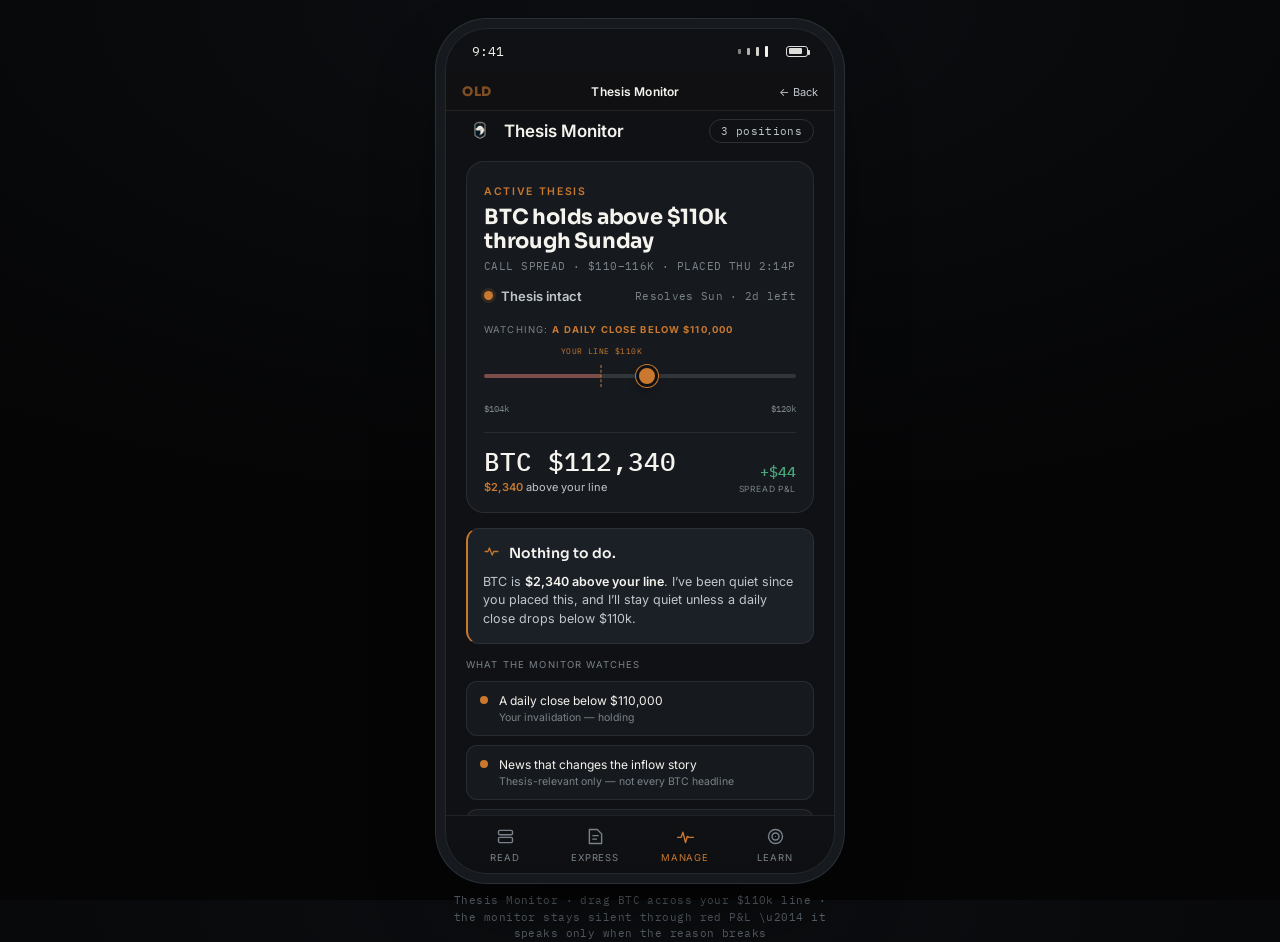
<file: protos/thesis_monitor.html>
<!DOCTYPE html>
<html lang="en">
<head>
<meta charset="utf-8">
<meta name="viewport" content="width=device-width, initial-scale=1">
<title>Old Lucky Dog — Thesis Monitor</title>
<link rel="stylesheet" href="../shared.css">
<script src="../shared.js"></script>
<style>
:root{
  --bg:var(--dark-bg); --surface:var(--dark-surface); --surface-2:var(--dark-surface-2);
  --text:var(--dark-text); --muted:var(--dark-muted); --faint:var(--dark-faint);
  --copper:var(--dark-copper); --copper-bright:var(--dark-copper-bright); --blue:var(--dark-blue);
  --green:var(--dark-green); --red:var(--dark-red);
  --line:var(--dark-line); --line-2:var(--dark-line-2);
  --sora:var(--font-headline); --inter:var(--font-body); --mono:var(--font-mono);
}
*{box-sizing:border-box;margin:0;padding:0}
html,body{height:100%}
body{font-family:var(--inter);background:radial-gradient(120% 80% at 50% 0%, #0c0e11 0%, #050506 70%);
  color:var(--text);-webkit-font-smoothing:antialiased;display:flex;align-items:flex-start;justify-content:center;min-height:100vh;padding:28px 16px;}
.stage{display:flex;flex-direction:column;align-items:center;gap:18px}
.phone{width:390px;max-width:100%;height:min(860px,94vh);background:var(--bg);border-radius:42px;border:1px solid #23292f;
  box-shadow:0 0 0 9px #16191d,0 0 0 10px #2a3036,0 40px 90px -30px rgba(0,0,0,0.9);position:relative;overflow:hidden;display:flex;flex-direction:column;}
.statusbar{flex:0 0 auto;height:44px;display:flex;align-items:center;justify-content:space-between;padding:0 26px;font-family:var(--mono);font-size:13px;color:var(--text);}
.statusbar .glyphs{display:flex;align-items:center;gap:6px}
.statusbar .bar{width:3px;border-radius:1px;background:var(--text)}
.statusbar .bar.b1{height:5px;opacity:.5}.statusbar .bar.b2{height:7px;opacity:.7}.statusbar .bar.b3{height:9px;opacity:.85}.statusbar .bar.b4{height:11px}
.statusbar .batt{width:22px;height:11px;border:1px solid var(--text);border-radius:3px;position:relative;opacity:.9}
.statusbar .batt::after{content:"";position:absolute;right:-3px;top:3px;width:2px;height:5px;background:var(--text);border-radius:0 1px 1px 0}
.statusbar .batt::before{content:"";position:absolute;left:1.5px;top:1.5px;bottom:1.5px;width:13px;background:var(--text);border-radius:1px}
.eyebrow{font-weight:600;font-size:10.5px;letter-spacing:.16em;text-transform:uppercase;color:var(--copper)}

.appbar{flex:0 0 auto;display:flex;align-items:center;justify-content:space-between;padding:6px 20px 8px}
.brand{display:flex;align-items:center;gap:10px}
.brand img{height:28px;width:auto;display:block}
.brand .title{font-weight:600;font-size:17px}
.poschip{font-family:var(--mono);font-size:11px;color:var(--muted);border:1px solid var(--line-2);border-radius:999px;padding:4px 11px;letter-spacing:.03em}

.screen{flex:1 1 auto;overflow-y:auto;overflow-x:hidden;padding:8px 20px 16px}
.screen::-webkit-scrollbar{width:0}

/* position card */
.pcard{background:var(--surface);border:1px solid var(--line);border-radius:18px;padding:17px 17px 18px;margin-bottom:15px;transition:border-color .2s}
.pcard.broken{border-color:rgba(217,104,93,.4)}
.belief{font-family:var(--sora);font-weight:700;font-size:21px;line-height:1.16;letter-spacing:-.01em;margin:6px 0 5px}
.instr{font-family:var(--mono);font-size:10.5px;color:var(--faint);letter-spacing:.04em;text-transform:uppercase;margin-bottom:15px}
.statusrow{display:flex;align-items:center;justify-content:space-between;margin-bottom:20px}
.spill{display:inline-flex;align-items:center;gap:8px;font-size:13px;font-weight:600}
.spill .sd{width:9px;height:9px;border-radius:50%}
.spill.intact{color:var(--muted)} .spill.intact .sd{background:var(--copper);box-shadow:0 0 0 3px rgba(201,120,47,.15)}
.spill.testing{color:var(--copper-bright)} .spill.testing .sd{background:var(--copper-bright);animation:pulse 1.4s infinite}
.spill.broken{color:var(--red)} .spill.broken .sd{background:var(--red);animation:pulse 1s infinite}
@keyframes pulse{0%,100%{opacity:.4;transform:scale(.85)}50%{opacity:1;transform:scale(1)}}
.countdown{font-family:var(--mono);font-size:10.5px;color:var(--faint);letter-spacing:.03em}

.watchlab{font-size:9.5px;letter-spacing:.12em;text-transform:uppercase;color:var(--faint);margin-bottom:28px}
.watchlab b{color:var(--copper)}

/* price track */
.ptrack{position:relative;height:26px;touch-action:none;margin-bottom:14px}
.pt-base{position:absolute;top:50%;left:0;right:0;height:4px;transform:translateY(-50%);background:var(--line-2);border-radius:3px}
.pt-danger{position:absolute;top:50%;left:0;height:4px;transform:translateY(-50%);background:rgba(217,104,93,.45);border-radius:3px 0 0 3px}
.pt-line{position:absolute;top:50%;width:0;height:22px;transform:translate(-50%,-50%);border-left:1.5px dashed var(--copper);z-index:2}
.pt-line span{position:absolute;top:-19px;left:50%;transform:translateX(-50%);font-family:var(--mono);font-size:8px;letter-spacing:.05em;color:var(--copper);white-space:nowrap;text-transform:uppercase}
.pt-handle{position:absolute;top:50%;width:22px;height:22px;transform:translate(-50%,-50%);background:var(--copper);border:3px solid var(--bg);border-radius:50%;cursor:grab;z-index:3;
  box-shadow:0 0 0 1px var(--copper),0 4px 10px -2px rgba(0,0,0,.6);transition:box-shadow .12s}
.pt-handle.drag{box-shadow:0 0 0 1px var(--copper-bright),0 0 0 8px rgba(201,120,47,.14)}
.pt-handle.broken{background:var(--red);box-shadow:0 0 0 1px var(--red),0 0 0 8px rgba(217,104,93,.16)}
.scaleends{display:flex;justify-content:space-between;font-family:var(--mono);font-size:9px;color:var(--faint);margin-bottom:18px}

.readout{display:flex;align-items:flex-end;justify-content:space-between;border-top:1px solid var(--line);padding-top:15px}
.readout .price{font-family:var(--mono);font-weight:500;font-size:26px;line-height:1}
.readout .dist{font-size:11px;color:var(--muted);margin-top:6px}
.readout .dist b{color:var(--copper);font-weight:600}
.readout .dist.below b{color:var(--red)}
.readout .pnl{text-align:right}
.readout .pnl .pv{font-family:var(--mono);font-size:15px;font-weight:500}
.readout .pnl .pl{font-size:8.5px;letter-spacing:.1em;text-transform:uppercase;color:var(--faint);margin-top:3px}

/* monitor voice */
.voice{background:var(--surface-2);border:1px solid var(--line);border-left:2px solid var(--copper);border-radius:13px;padding:14px 15px;margin-bottom:15px;transition:all .2s}
.voice.broken{border-color:rgba(217,104,93,.45);border-left-color:var(--red);background:rgba(217,104,93,.05)}
.voice .vhead{display:flex;align-items:center;gap:9px;margin-bottom:9px}
.voice .vicon{flex:0 0 auto;color:var(--copper)}
.voice.broken .vicon{color:var(--red)}
.voice .vicon svg{width:17px;height:17px;stroke:currentColor;fill:none;stroke-width:1.8;stroke-linecap:round;stroke-linejoin:round}
.voice .vtitle{font-family:var(--sora);font-weight:600;font-size:14px}
.voice.broken .vtitle{color:var(--red)}
.voice p{font-size:12.5px;color:var(--muted);line-height:1.5}
.voice p b{color:var(--text);font-weight:600}
.voice .noise{margin-top:9px;font-size:11.5px;color:var(--faint);line-height:1.45}
.voice .noise b{color:var(--muted)}
.vactions{display:flex;gap:10px;margin-top:14px}
.vactions button{appearance:none;border:none;cursor:pointer;font-family:var(--inter);font-weight:600;font-size:13px;padding:11px 14px;border-radius:10px;flex:1}
.va-close{background:var(--text);color:var(--bg)}
.va-hold{background:none;border:1px solid var(--line-2)!important;color:var(--muted)}

/* watch list */
.wlist-lab{font-size:9.5px;letter-spacing:.12em;text-transform:uppercase;color:var(--faint);margin-bottom:11px}
.wlist{display:flex;flex-direction:column;gap:9px;margin-bottom:16px}
.witem{display:flex;align-items:flex-start;gap:11px;background:var(--surface);border:1px solid var(--line);border-radius:11px;padding:11px 13px}
.witem .wd{flex:0 0 auto;width:8px;height:8px;border-radius:50%;margin-top:3px;background:var(--copper)}
.witem.alert .wd{background:var(--red)}
.witem.clear .wd{background:var(--faint)}
.witem .wt{font-size:12px;color:var(--text);line-height:1.35}
.witem .ws{font-size:10.5px;color:var(--faint);margin-top:2px}
.witem.alert .ws{color:var(--red)}

.others{font-size:11px;color:var(--faint);text-align:center;padding-top:6px}
.others b{color:var(--muted);font-weight:500}

.tabbar{flex:0 0 auto;display:flex;justify-content:space-around;align-items:center;padding:10px 14px calc(10px + env(safe-area-inset-bottom,8px));border-top:1px solid var(--line);background:linear-gradient(180deg,rgba(22,26,30,0),rgba(13,14,17,.6))}
.tab{display:flex;flex-direction:column;align-items:center;gap:5px;color:var(--faint);font-size:9.5px;letter-spacing:.1em;text-transform:uppercase;cursor:pointer;flex:1}
.tab svg{width:21px;height:21px}.tab.active{color:var(--copper)}
.tab .ico{stroke:currentColor;fill:none;stroke-width:1.6;stroke-linecap:round;stroke-linejoin:round}
.caption{font-family:var(--mono);font-size:11px;color:#5b636b;letter-spacing:.04em;text-align:center;max-width:380px;line-height:1.5}
@media (prefers-reduced-motion: reduce){*{animation:none!important}}
@media (max-width:430px){body{padding:0}.phone{border-radius:0;height:100vh;border:none;box-shadow:none}.caption{display:none}}
</style>
</head>
<body>
<div class="stage">
  <div class="phone">
    <div class="statusbar"><span>9:41</span>
      <span class="glyphs"><span class="bar b1"></span><span class="bar b2"></span><span class="bar b3"></span><span class="bar b4"></span><span style="width:6px"></span><span class="batt"></span></span>
    </div>

    <nav class="old-topnav">
      <a href="../index.html" class="old-topnav-logo" style="font-family:var(--font-headline);font-weight:800;font-size:13px;color:var(--dark-copper);text-decoration:none;letter-spacing:.04em">OLD</a>
      <span class="old-topnav-title">Thesis Monitor</span>
      <button class="old-topnav-back" onclick="OLD.nav.back()">&#8592; Back</button>
    </nav>

    <div class="appbar">
      <div class="brand"><img src="[data-uri]" alt="Old Lucky Dog"><span class="title">Thesis Monitor</span></div>
      <span class="poschip">3 positions</span>
    </div>

    <div class="screen">
      <div class="pcard" id="pcard">
        <span class="eyebrow">Active thesis</span>
        <div class="belief">BTC holds above $110k through Sunday</div>
        <div class="instr">Call spread &middot; $110&ndash;116k &middot; placed Thu 2:14p</div>

        <div class="statusrow">
          <span class="spill" id="spill"></span>
          <span class="countdown">Resolves Sun &middot; 2d left</span>
        </div>

        <div class="watchlab">Watching: <b>a daily close below $110,000</b></div>
        <div class="ptrack" id="ptrack">
          <div class="pt-base"></div><div class="pt-danger"></div>
          <div class="pt-line"><span>Your line $110k</span></div>
          <div class="pt-handle"></div>
        </div>
        <div class="scaleends"><span>$104k</span><span>$120k</span></div>

        <div class="readout">
          <div><div class="price" id="price"></div><div class="dist" id="dist"></div></div>
          <div class="pnl"><div class="pv" id="pnl"></div><div class="pl">Spread P&amp;L</div></div>
        </div>
      </div>

      <div class="voice" id="voice"></div>

      <div class="wlist-lab">What the monitor watches</div>
      <div class="wlist" id="wlist"></div>

      <div class="others">Also monitoring: <b>2 other theses</b> &middot; both intact.</div>
    </div>

    <nav class="tabbar">
      <div class="tab"><svg viewBox="0 0 24 24"><g class="ico"><rect x="4" y="5" width="16" height="5" rx="1.5"/><rect x="4" y="13" width="16" height="6" rx="1.5"/></g></svg>Read</div>
      <div class="tab"><svg viewBox="0 0 24 24"><g class="ico"><path d="M5 4h9l5 5v11H5z"/><path d="M9 11h6M9 15h4"/></g></svg>Express</div>
      <div class="tab active"><svg viewBox="0 0 24 24"><g class="ico"><path d="M3 13h4l2-6 3 12 2-7 2 1h5"/></g></svg>Manage</div>
      <div class="tab"><svg viewBox="0 0 24 24"><g class="ico"><circle cx="12" cy="12" r="8"/><circle cx="12" cy="12" r="4"/><circle cx="12" cy="12" r="0.6" fill="currentColor" stroke="none"/></g></svg>Learn</div>
    </nav>
  </div>
  <div class="caption">Thesis Monitor &middot; drag BTC across your $110k line &middot; the monitor stays silent through red P&amp;L \u2014 it speaks only when the reason breaks</div>
</div>

<script>
(function(){
  // Read incoming state from belief_ticket
  var sub = OLD.state.get('belief_ticket_submission');
  if (sub) {
    var beliefEl = document.querySelector('.belief');
    var instrEl  = document.querySelector('.instr');
    if (beliefEl && sub.ticker) beliefEl.textContent = sub.ticker + ' — user probability ' + sub.user_prob + '%';
    if (instrEl  && sub.instrument) instrEl.textContent = sub.instrument + (sub.payoff_pref ? ' · ' + sub.payoff_pref : '') + (sub.size ? ' · $' + sub.size : '');
  }

  var MIN=104000, MAX=120000, LINE=110000, price=112340;
  var pcard=document.getElementById('pcard');
  function pct(p){return (p-MIN)/(MAX-MIN)*100;}
  function fmt(p){return '$'+Math.round(p).toLocaleString();}
  function pnlAt(p){
    if(p<=110000)return -580;
    if(p>=116000)return 1020;
    return Math.round(-580+(p-110000)/6000*1600);
  }
  function state(p){ return p<LINE?'broken':(p<110500?'testing':'intact'); }

  var ptrack=document.getElementById('ptrack');
  var handle=ptrack.querySelector('.pt-handle');
  ptrack.querySelector('.pt-line').style.left=pct(LINE)+'%';
  ptrack.querySelector('.pt-danger').style.width=pct(LINE)+'%';

  function render(){
    var st=state(price), pl=pnlAt(price), dist=price-LINE;
    handle.style.left=pct(price)+'%';
    handle.classList.toggle('broken',st==='broken');
    document.getElementById('price').textContent='BTC '+fmt(price);
    var distEl=document.getElementById('dist');
    if(dist>=0){distEl.className='dist';distEl.innerHTML='<b>'+fmt(dist)+'</b> above your line';}
    else{distEl.className='dist below';distEl.innerHTML='<b>'+fmt(-dist)+'</b> below your line';}
    var pnlEl=document.getElementById('pnl');
    pnlEl.textContent=(pl>=0?'+':'\u2212')+'$'+Math.abs(pl).toLocaleString();
    pnlEl.style.color=pl>=0?'var(--green)':'var(--red)';

    // status pill
    var spill=document.getElementById('spill');
    var labels={intact:'Thesis intact',testing:'Testing your line',broken:'Reason broke'};
    spill.className='spill '+st; spill.innerHTML='<span class="sd"></span>'+labels[st];
    pcard.classList.toggle('broken',st==='broken');

    // voice
    var v=document.getElementById('voice'); v.className='voice'+(st==='broken'?' broken':'');
    var pulseIcon='<svg viewBox="0 0 24 24"><path d="M3 12h4l2-5 4 10 2-5h6"/></svg>';
    var bellIcon='<svg viewBox="0 0 24 24"><path d="M6 9a6 6 0 0112 0c0 5 2 6 2 6H4s2-1 2-6z"/><path d="M10 20a2 2 0 004 0"/></svg>';
    if(st==='intact'){
      var noise = pl<0
        ? '<div class="noise">You\u2019re down <b>'+(Math.abs(pl)).toLocaleString().replace(/^/,'$')+'</b> on the spread right now. That\u2019s noise \u2014 your reason still holds, so there\u2019s nothing to do.</div>'
        : '';
      v.innerHTML='<div class="vhead"><span class="vicon">'+pulseIcon+'</span><span class="vtitle">Nothing to do.</span></div>'+
        '<p>BTC is <b>'+fmt(dist)+' above your line</b>. I\u2019ve been quiet since you placed this, and I\u2019ll stay quiet unless a daily close drops below $110k.</p>'+noise;
    } else if(st==='testing'){
      v.innerHTML='<div class="vhead"><span class="vicon">'+pulseIcon+'</span><span class="vtitle">Testing your line.</span></div>'+
        '<p>BTC is right at $110k. Your invalidation is a <b>daily close</b> below it \u2014 an intraday dip isn\u2019t your signal. I\u2019m watching the close, not the wick.</p>';
    } else {
      v.innerHTML='<div class="vhead"><span class="vicon">'+bellIcon+'</span><span class="vtitle">Your reason broke.</span></div>'+
        '<p>BTC is <b>'+fmt(-dist)+' below your line</b>. If it closes here, the thing you believed isn\u2019t true anymore \u2014 this is your exit signal, <b>not a P&L number</b>. The spread already capped your loss at $580, by design.</p>'+
        '<div class="vactions"><button class="va-close">Close the position</button><button class="va-hold">Hold &amp; re-examine</button></div>';
    }

    // watch list
    var wl=document.getElementById('wlist');
    var invItem = st==='broken'
      ? '<div class="witem alert"><span class="wd"></span><div><div class="wt">A daily close below $110,000</div><div class="ws">Breached \u2014 your invalidation just triggered</div></div></div>'
      : '<div class="witem"><span class="wd"></span><div><div class="wt">A daily close below $110,000</div><div class="ws">Your invalidation \u2014 holding</div></div></div>';
    wl.innerHTML=invItem+
      '<div class="witem"><span class="wd"></span><div><div class="wt">News that changes the inflow story</div><div class="ws">Thesis-relevant only \u2014 not every BTC headline</div></div></div>'+
      '<div class="witem clear"><span class="wd"></span><div><div class="wt">Sunday settlement</div><div class="ws">2 days out</div></div></div>';
    var close=v.querySelector('.va-close'); if(close)close.onclick=function(){v.querySelector('.vtitle').textContent='Closed. Logged for your calibration.';v.querySelector('.vactions').style.display='none';};
    var hold=v.querySelector('.va-hold'); if(hold)hold.onclick=function(){
      var sub = OLD.state.get('belief_ticket_submission') || {};
      OLD.state.set('thesis_monitor_review', {
        ticker: sub.ticker || 'BTC',
        original_user_prob: sub.user_prob || null,
        current_price: price,
        thesis_status: state(price),
        amend_reason: 'Hold & re-examine triggered at ' + new Date().toLocaleTimeString()
      });
      OLD.nav.goTo('belief_ticket');
    };
  }
  render();

  var drag=false;
  function fromX(x){var r=ptrack.getBoundingClientRect();var p=MIN+(x-r.left)/r.width*(MAX-MIN);price=Math.max(MIN,Math.min(MAX,Math.round(p/20)*20));render();}
  handle.addEventListener('pointerdown',function(e){drag=true;handle.classList.add('drag');handle.setPointerCapture(e.pointerId);e.preventDefault();});
  handle.addEventListener('pointermove',function(e){if(drag)fromX(e.clientX);});
  handle.addEventListener('pointerup',function(){drag=false;handle.classList.remove('drag');});
  handle.addEventListener('pointercancel',function(){drag=false;handle.classList.remove('drag');});
  ptrack.addEventListener('pointerdown',function(e){if(e.target===handle||handle.contains(e.target))return;fromX(e.clientX);});
})();
</script>
</body>
</html>
</file>
<file: shared.css>
/* ================================================================
   OLD Prototype Hub — Shared Design Tokens & Utilities
   ================================================================ */

@import url('https://fonts.googleapis.com/css2?family=Sora:wght@600;700;800&family=Inter:wght@400;500;600&family=IBM+Plex+Mono:wght@400;500&display=swap');

/* ---- Brand tokens + semantic UI (light mode / hub default) ---- */
:root {
  /* Core palette */
  --color-kennel-black:  #0D1B1E;
  --color-lucky-copper:  #B87333;
  --color-signal-blue:   #3A7CA5;
  --color-bone:          #F5F3EE;
  --color-deep-teal:     #0F4D4A;
  --color-ledger-green:  #2F8F63;

  /* Light UI semantics */
  --color-bg:             #F5F3EE;
  --color-surface:        #FFFFFF;
  --color-text-primary:   #0D1B1E;
  --color-text-secondary: #4A5860;
  --color-accent:         #B87333;
  --color-accent-blue:    #3A7CA5;
  --color-positive:       #2F8F63;
  --color-negative:       #C24A43;

  /* Typography */
  --font-headline: 'Sora', sans-serif;
  --font-body:     'Inter', sans-serif;
  --font-mono:     'IBM Plex Mono', monospace;

  /* Spacing scale */
  --space-xs:  4px;
  --space-sm:  8px;
  --space-md:  16px;
  --space-lg:  24px;
  --space-xl:  40px;
  --space-2xl: 64px;

  /* Border radius */
  --radius-sm:   4px;
  --radius-md:   8px;
  --radius-lg:   16px;
  --radius-pill: 100px;

  /* Shadows */
  --shadow-card:     0 1px 4px rgba(13,27,30,0.08), 0 4px 16px rgba(13,27,30,0.06);
  --shadow-elevated: 0 4px 20px rgba(13,27,30,0.12);

  /* ---- Dark UI tokens — used by phone-mockup proto screens ---- */
  --dark-bg:           #101114;
  --dark-surface:      #161A1E;
  --dark-surface-2:    #1B2026;
  --dark-text:         #F5F3EE;
  --dark-muted:        #BFC7CC;
  --dark-faint:        #79828A;
  --dark-copper:       #C9782F;
  --dark-copper-bright:#E59A4D;
  --dark-blue:         #63A4D1;
  --dark-green:        #49A579;
  --dark-red:          #D9685D;
  --dark-line:         rgba(191,199,204,0.10);
  --dark-line-2:       rgba(191,199,204,0.16);
}

/* ---- Global reset ---- */
*, *::before, *::after { box-sizing: border-box; }
html, body { margin: 0; padding: 0; }
body {
  font-family: var(--font-body);
  background: var(--color-bg);
  color: var(--color-text-primary);
  -webkit-font-smoothing: antialiased;
}

/* ---- Utility classes ---- */
.font-headline { font-family: var(--font-headline); }
.font-mono     { font-family: var(--font-mono); }
.text-accent   { color: var(--color-accent); }
.text-positive { color: var(--color-positive); }
.text-negative { color: var(--color-negative); }

/* ---- Badge system ---- */
.badge {
  display: inline-flex;
  align-items: center;
  font-size: 10px;
  font-weight: 600;
  letter-spacing: .1em;
  text-transform: uppercase;
  padding: 3px 9px;
  border-radius: var(--radius-pill);
}
.badge-discover { background: rgba(58,124,165,0.10); color: var(--color-signal-blue);   border: 1px solid rgba(58,124,165,0.22); }
.badge-express  { background: rgba(184,115,51,0.10); color: var(--color-lucky-copper);  border: 1px solid rgba(184,115,51,0.22); }
.badge-manage   { background: rgba(15,77,74,0.10);   color: var(--color-deep-teal);     border: 1px solid rgba(15,77,74,0.18); }
.badge-learn    { background: rgba(47,143,99,0.10);  color: var(--color-ledger-green);  border: 1px solid rgba(47,143,99,0.18); }

.status-active { background: rgba(47,143,99,0.12);  color: var(--color-positive);          border: 1px solid rgba(47,143,99,0.28); }
.status-stub   { background: rgba(74,88,96,0.10);   color: var(--color-text-secondary);    border: 1px solid rgba(74,88,96,0.18); }
.status-soon   { background: rgba(184,115,51,0.10); color: var(--color-accent);            border: 1px solid rgba(184,115,51,0.22); }

/* ---- Express-belief button used inside dark phone protos ---- */
.express-btn {
  appearance: none;
  border: none;
  background: none;
  cursor: pointer;
  font-family: var(--font-body);
  font-size: 11.5px;
  font-weight: 600;
  color: var(--dark-copper);
  letter-spacing: .04em;
  padding: 10px 0 2px;
  width: 100%;
  text-align: right;
  transition: opacity .15s;
}
.express-btn:hover { opacity: .7; }

/* ---- Shared proto top-nav bar (inside .phone, below .statusbar) ---- */
.old-topnav {
  flex: 0 0 auto;
  height: 38px;
  display: flex;
  align-items: center;
  padding: 0 16px;
  background: rgba(16,17,20,0.88);
  border-bottom: 1px solid var(--dark-line);
}
.old-topnav-logo {
  display: flex;
  align-items: center;
  text-decoration: none;
  opacity: .6;
  transition: opacity .15s;
  flex: 0 0 auto;
}
.old-topnav-logo:hover { opacity: 1; }
.old-topnav-logo img  { height: 18px; width: auto; display: block; }
.old-topnav-title {
  flex: 1;
  text-align: center;
  font-family: var(--font-body);
  font-weight: 600;
  font-size: 12px;
  color: var(--dark-text);
  letter-spacing: .01em;
}
.old-topnav-back {
  appearance: none;
  background: none;
  border: none;
  cursor: pointer;
  font-family: var(--font-body);
  font-size: 11px;
  color: var(--dark-muted);
  padding: 4px 0;
  flex: 0 0 auto;
  transition: color .15s;
}
.old-topnav-back:hover { color: var(--dark-text); }

/* ---- Hub card grid ---- */
.hub-grid {
  display: grid;
  grid-template-columns: repeat(auto-fill, minmax(280px, 1fr));
  gap: var(--space-lg);
}

.hub-card {
  background: var(--color-surface);
  border: 1px solid rgba(13,27,30,0.07);
  border-radius: var(--radius-lg);
  padding: var(--space-lg);
  box-shadow: var(--shadow-card);
  display: flex;
  flex-direction: column;
  gap: var(--space-sm);
  transition: box-shadow .15s, transform .12s;
}
.hub-card:hover {
  box-shadow: var(--shadow-elevated);
  transform: translateY(-2px);
}
.hub-card-header {
  display: flex;
  align-items: center;
  justify-content: space-between;
  margin-bottom: 2px;
}
.hub-card-title {
  font-family: var(--font-headline);
  font-weight: 700;
  font-size: 17px;
  color: var(--color-text-primary);
  margin-top: var(--space-xs);
  letter-spacing: -.01em;
}
.hub-card-desc {
  font-size: 13px;
  color: var(--color-text-secondary);
  line-height: 1.5;
  flex: 1;
}
.hub-card-footer {
  display: flex;
  align-items: center;
  justify-content: space-between;
  margin-top: var(--space-sm);
  padding-top: var(--space-sm);
  border-top: 1px solid rgba(13,27,30,0.06);
}
.hub-open-btn {
  display: inline-flex;
  align-items: center;
  gap: 6px;
  appearance: none;
  border: none;
  cursor: pointer;
  font-family: var(--font-body);
  font-weight: 600;
  font-size: 12.5px;
  color: var(--color-surface);
  background: var(--color-text-primary);
  padding: 9px 15px;
  border-radius: var(--radius-md);
  text-decoration: none;
  transition: opacity .15s;
}
.hub-open-btn:hover { opacity: .82; }

@media (prefers-reduced-motion: reduce) {
  .hub-card { transition: none; }
}
</file>
